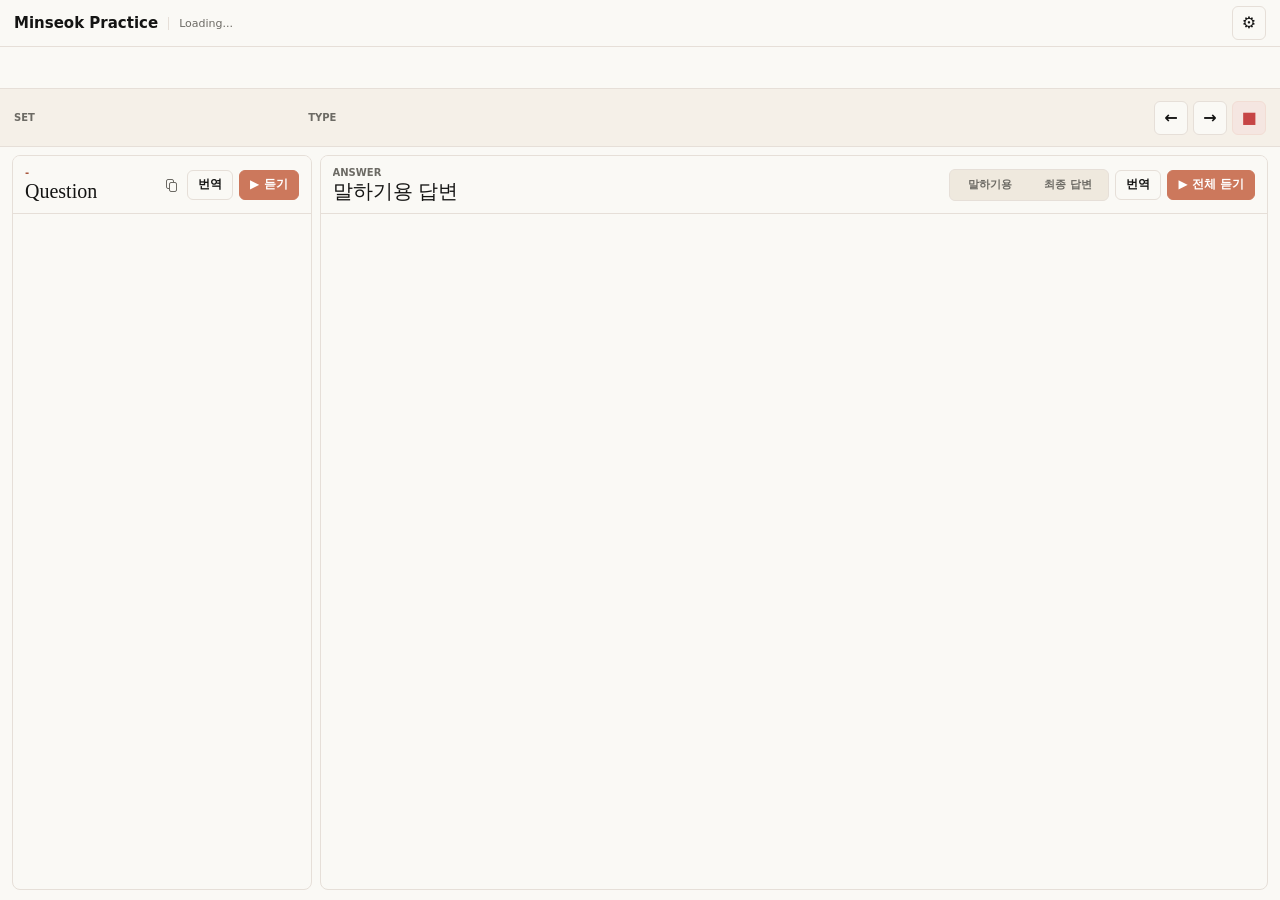
<file: opic_obsidian/study-viewer-minseok/index.html>
<!doctype html>
<html lang="ko">
  <head>
    <meta charset="utf-8" />
    <meta name="viewport" content="width=device-width, initial-scale=1, viewport-fit=cover" />
    <meta name="theme-color" content="#faf9f5" />
    <title>Minseok OPIc Practice</title>
    <link rel="canonical" href="./compact.html" />
    <meta http-equiv="refresh" content="0; url=./compact.html" />
  </head>
  <body>
    <p><a href="./compact.html">Minseok OPIc Practice 열기</a></p>
  </body>
</html>
</file>
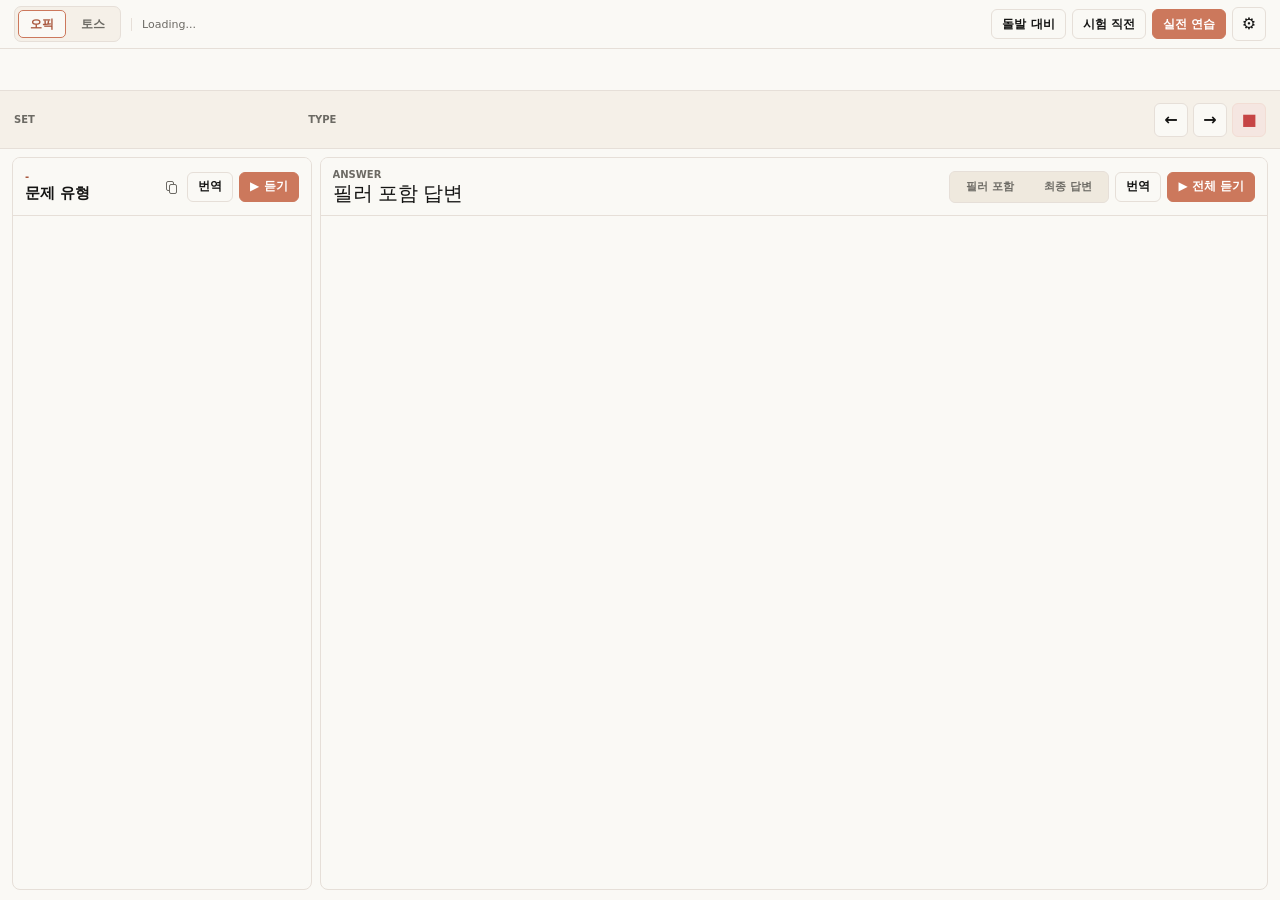
<file: opic_obsidian/study-viewer/index.html>
<!doctype html>
<html lang="ko">
  <head>
    <meta charset="utf-8" />
    <meta name="viewport" content="width=device-width, initial-scale=1, viewport-fit=cover" />
    <meta name="theme-color" content="#faf9f5" />
    <title>OPIc Practice</title>
    <link rel="canonical" href="./compact.html" />
    <meta http-equiv="refresh" content="0; url=./compact.html" />
  </head>
  <body>
    <p><a href="./compact.html">OPIc Practice 열기</a></p>
  </body>
</html>
</file>
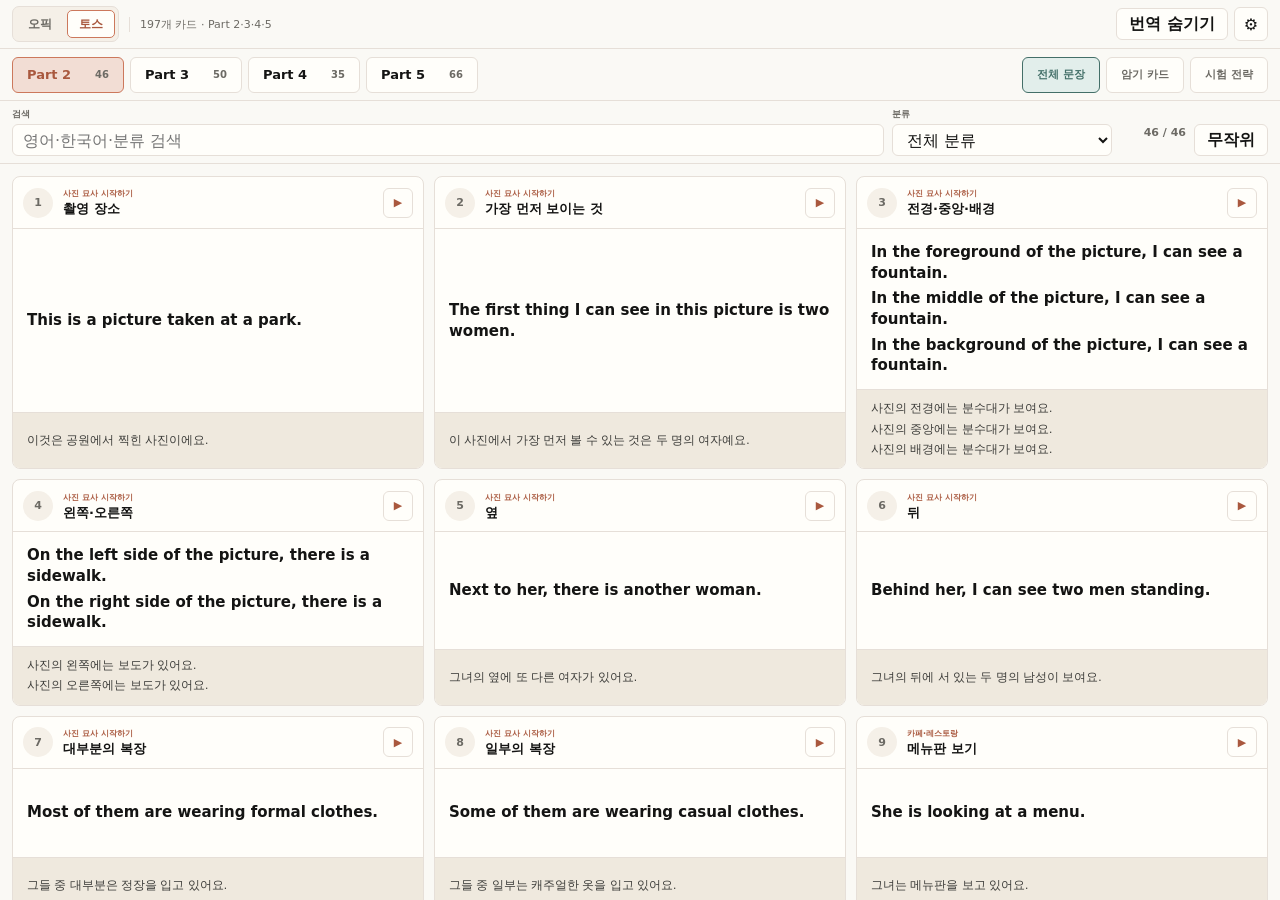
<file: opic_obsidian/study-viewer/toss/index.html>
<!doctype html>
<html lang="ko">
  <head>
    <meta charset="utf-8" />
    <meta name="viewport" content="width=device-width, initial-scale=1, viewport-fit=cover" />
    <meta name="theme-color" content="#faf9f5" />
    <meta name="mobile-web-app-capable" content="yes" />
    <meta name="apple-mobile-web-app-capable" content="yes" />
    <meta name="apple-mobile-web-app-status-bar-style" content="default" />
    <meta name="format-detection" content="telephone=no" />
    <title>TOEIC Speaking Practice</title>
    <link rel="manifest" href="../manifest.webmanifest" />
    <link rel="apple-touch-icon" sizes="180x180" href="../icons/apple-touch-icon.png" />
    <link rel="icon" type="image/png" sizes="192x192" href="../icons/icon-192.png" />
    <link rel="stylesheet" href="./styles.css" />
  </head>
  <body>
    <main class="toss-shell">
      <header class="app-header">
        <div class="header-primary">
          <nav class="exam-switch" aria-label="시험 선택">
            <a href="../compact.html" title="오픽 학습">오픽</a>
            <a class="is-active" href="./index.html" aria-current="page" title="토익스피킹 학습">토스</a>
          </nav>
          <p id="appStats" class="app-stats">불러오는 중...</p>
        </div>

        <div class="header-actions">
          <button id="toggleTranslationsBtn" class="secondary-button" type="button" aria-pressed="true">
            번역 숨기기
          </button>
          <button
            id="settingsToggleBtn"
            class="secondary-button icon-button"
            type="button"
            aria-label="음성 설정"
            aria-controls="settingsPanel"
            aria-expanded="false"
            title="음성 설정"
          >⚙</button>
        </div>

        <section id="settingsPanel" class="settings-panel" aria-label="음성 설정" hidden>
          <label class="setting-control">
            <span>속도 <output id="rateValue">0.90x</output></span>
            <input id="rateInput" type="range" min="0.6" max="1.3" step="0.05" value="0.9" />
          </label>
          <label class="setting-control">
            <span>음량 <output id="volumeValue">100%</output></span>
            <input id="volumeInput" type="range" min="0" max="1" step="0.05" value="1" />
          </label>
          <label class="setting-control setting-voice">
            <span>영어 음성</span>
            <select id="voiceSelect"></select>
          </label>
        </section>
      </header>

      <section id="studyNav" class="study-nav">
        <div id="partTabs" class="part-tabs" role="tablist" aria-label="토익스피킹 파트"></div>
        <div class="view-tabs" role="tablist" aria-label="학습 방식">
          <button type="button" role="tab" data-view="list" aria-selected="true">전체 문장</button>
          <button type="button" role="tab" data-view="memorize" aria-selected="false">암기 카드</button>
          <button id="referenceTabBtn" type="button" role="tab" data-view="reference" aria-selected="false">참고 표현</button>
          <button id="strategyTabBtn" type="button" role="tab" data-view="strategy" aria-selected="false">시험 전략</button>
        </div>
      </section>

      <section id="filterBar" class="filter-bar">
        <label class="search-field">
          <span>검색</span>
          <input id="searchInput" type="search" placeholder="영어·한국어·분류 검색" autocomplete="off" />
        </label>
        <label class="section-filter">
          <span>분류</span>
          <select id="sectionSelect"></select>
        </label>
        <p id="resultCount" class="result-count"></p>
        <button id="randomBtn" class="secondary-button" type="button">무작위</button>
      </section>

      <section class="content-area">
        <section id="listView" class="list-view" aria-live="polite">
          <div id="sentenceGrid" class="sentence-grid"></div>
          <p id="emptyState" class="empty-state" hidden>검색 결과가 없습니다.</p>
        </section>

        <section id="memorizeView" class="memorize-view" hidden>
          <article id="memoryCard" class="memory-card">
            <header class="memory-header">
              <div>
                <span id="memoryNumber" class="entry-number"></span>
                <strong id="memoryLabel"></strong>
              </div>
              <span id="memorySection" class="section-name"></span>
            </header>
            <div id="memoryEnglish" class="memory-english" role="button" tabindex="0" aria-label="영어 문장 듣기"></div>
            <div id="memoryKorean" class="memory-korean"></div>
            <footer class="memory-actions">
              <button id="previousBtn" class="secondary-button icon-step" type="button" aria-label="이전 문장" title="이전 문장">←</button>
              <button id="playMemoryBtn" class="primary-button" type="button">▶ 듣기</button>
              <button id="randomMemoryBtn" class="secondary-button" type="button">무작위</button>
              <button id="nextBtn" class="secondary-button icon-step" type="button" aria-label="다음 문장" title="다음 문장">→</button>
            </footer>
            <div class="memory-progress" aria-hidden="true"><i id="memoryProgress"></i></div>
            <p id="memoryPosition" class="memory-position"></p>
          </article>
        </section>

        <section id="referenceView" class="reference-view" hidden>
          <section id="questionFormulaGuide" class="question-formula-guide" hidden></section>
          <div id="referenceSets" class="reference-grid"></div>
          <article id="comparisonCard" class="comparison-card"></article>
        </section>

        <section id="strategyView" class="strategy-view" hidden>
          <nav class="strategy-section-nav" aria-label="시험 전략 구역">
            <div class="strategy-nav-groups">
              <div id="strategyGuideTabs" class="strategy-guide-tabs" role="tablist" aria-label="전략 자료"></div>
              <div id="strategyTabs" class="strategy-tabs" role="tablist" aria-label="전략 세부 구역"></div>
            </div>
          </nav>
          <article id="strategyContent" class="strategy-content" aria-live="polite"></article>
        </section>
      </section>
    </main>

    <div id="statusToast" class="status-toast" role="status" aria-live="polite" hidden></div>

    <script>
      (() => {
        const requestedVersion = new URLSearchParams(window.location.search).get("v");
        const assetVersion =
          window.location.protocol === "file:" ? "" : requestedVersion || String(Date.now());
        const suffix = assetVersion ? `?v=${encodeURIComponent(assetVersion)}` : "";
        const dataScript = document.createElement("script");
        dataScript.src = `./data.js${suffix}`;
        dataScript.addEventListener("load", () => {
          const appScript = document.createElement("script");
          appScript.src = `./app.js${suffix}`;
          document.body.append(appScript);
        }, { once: true });
        document.body.append(dataScript);
      })();
    </script>
  </body>
</html>
</file>
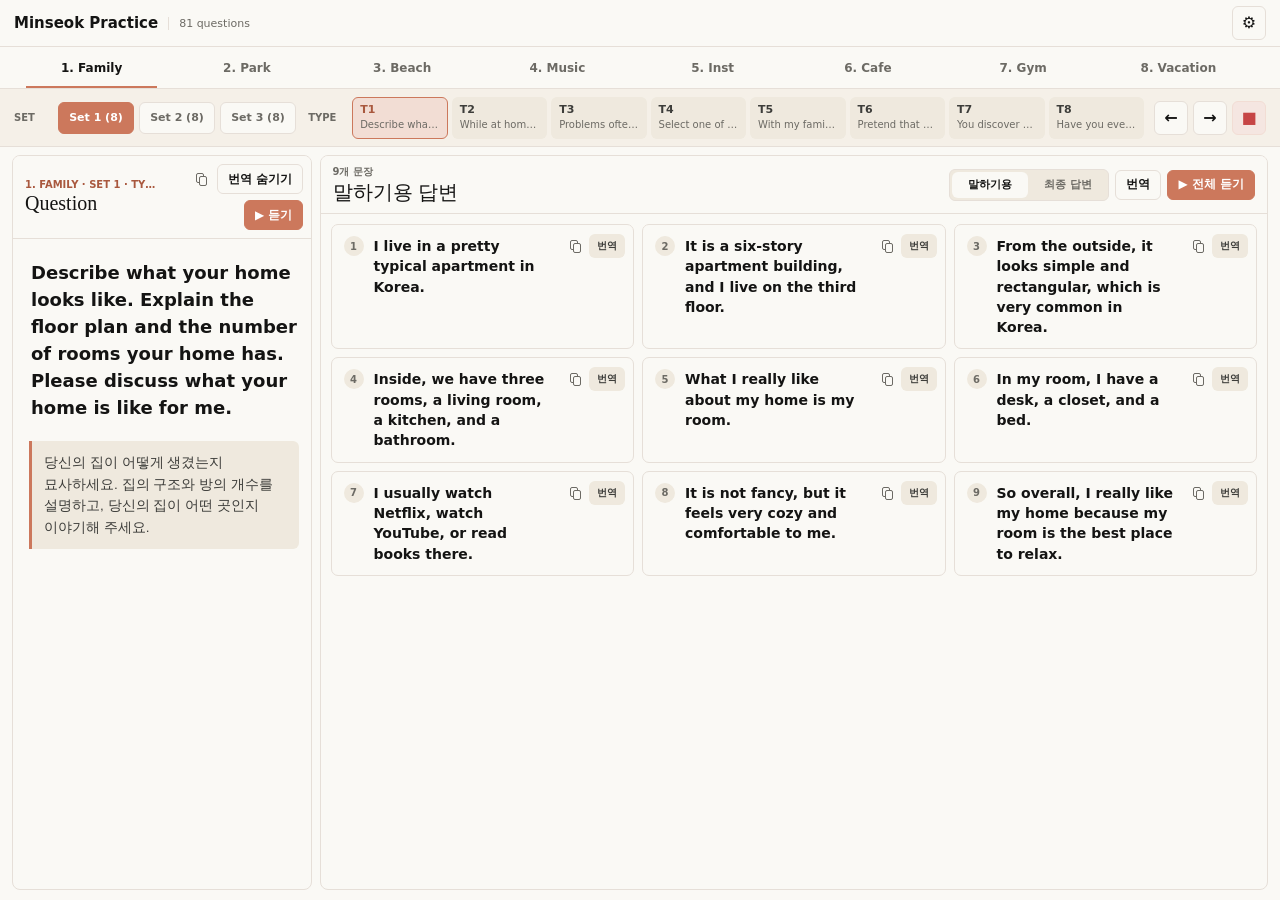
<file: opic_obsidian/study-viewer-minseok/compact.html>
<!doctype html>
<html lang="ko">
  <head>
    <meta charset="utf-8" />
    <meta name="viewport" content="width=device-width, initial-scale=1, viewport-fit=cover" />
    <meta name="theme-color" content="#faf9f5" />
    <meta name="mobile-web-app-capable" content="yes" />
    <meta name="apple-mobile-web-app-capable" content="yes" />
    <meta name="apple-mobile-web-app-status-bar-style" content="default" />
    <meta name="apple-mobile-web-app-title" content="Minseok OPIc" />
    <meta name="format-detection" content="telephone=no" />
    <title>Minseok OPIc Practice</title>
    <link rel="manifest" href="./manifest.webmanifest" />
    <link rel="apple-touch-icon" sizes="180x180" href="./icons/apple-touch-icon.png" />
    <link rel="icon" type="image/png" sizes="192x192" href="./icons/icon-192.png" />
    <link rel="stylesheet" href="./compact-styles.css" />
  </head>
  <body>
    <main class="compact-shell">
      <header class="app-header">
        <div class="brand">
          <h1>Minseok Practice</h1>
          <p id="statsText">Loading...</p>
        </div>

        <button
          id="settingsToggleBtn"
          class="secondary-button icon-button settings-toggle"
          type="button"
          aria-label="음성 설정"
          aria-controls="settingsPanel"
          aria-expanded="false"
          title="음성 설정"
        >⚙</button>

        <div id="settingsPanel" class="study-controls settings-panel" aria-label="읽기 설정" hidden>
          <label class="control control-rate">
            <span>속도 <output id="rateValue">0.90x</output></span>
            <input id="rateInput" type="range" min="0.6" max="1.3" step="0.05" value="0.9" />
          </label>

          <label class="control control-volume">
            <span>음량 <output id="volumeValue">100%</output></span>
            <input id="volumeInput" type="range" min="0" max="1" step="0.05" value="1" />
          </label>

          <label class="control">
            <span>반복</span>
            <select id="repeatSelect">
              <option value="1">1회</option>
              <option value="2">2회</option>
              <option value="3">3회</option>
            </select>
          </label>

          <label class="control control-voice">
            <span>영어 음성</span>
            <select id="voiceSelect"></select>
          </label>

          <button id="updateDataBtn" class="secondary-button update-data-button" type="button">업데이트</button>
        </div>
      </header>

      <nav class="file-nav" aria-label="스크립트 파일">
        <div id="fileTabs" class="topic-tabs" aria-label="주제"></div>
        <div id="versionTabs" class="version-tabs" aria-label="버전"></div>
      </nav>

      <section class="entry-nav" aria-label="문제 이동">
        <div class="set-row">
          <span class="nav-label">Set</span>
          <div id="setTabs" class="set-tabs"></div>
        </div>
        <div class="type-row">
          <span class="nav-label">Type</span>
          <div id="typeGrid" class="type-grid"></div>
        </div>
        <div class="step-actions">
          <button id="prevBtn" class="secondary-button icon-button" type="button" aria-label="이전 문제" title="이전 문제">←</button>
          <button id="nextBtn" class="secondary-button icon-button" type="button" aria-label="다음 문제" title="다음 문제">→</button>
          <button id="stopBtn" class="danger-button icon-button" type="button" aria-label="음성 정지" title="음성 정지">■</button>
        </div>
      </section>

      <section class="study-grid">
        <section class="question-pane">
          <div class="pane-heading">
            <div>
              <p id="entryMeta" class="eyebrow">-</p>
              <h2>Question</h2>
            </div>
            <div class="question-actions">
              <button id="copyQuestionBtn" class="secondary-button copy-icon-button" type="button" aria-label="문제와 위치 복사" title="문제와 위치 복사"></button>
              <button id="toggleQuestionTranslationBtn" class="secondary-button" type="button">번역</button>
              <button id="playQuestionBtn" class="primary-button" type="button">▶ 듣기</button>
            </div>
          </div>
          <button id="questionFullButton" class="question-card" type="button"></button>
          <p id="questionTranslationText" class="question-translation-text" hidden></p>
        </section>

        <section class="answer-pane">
          <div class="pane-heading">
            <div>
              <p id="answerMeta" class="eyebrow">Answer</p>
              <h2 id="answerTitle">말하기용 답변</h2>
            </div>
            <div class="answer-actions">
              <div class="mode-switch" role="tablist" aria-label="답변 보기">
                <button type="button" class="mode-button" data-mode="speaking">말하기용</button>
                <button type="button" class="mode-button" data-mode="final">최종 답변</button>
              </div>
              <button id="toggleTranslationsBtn" class="secondary-button" type="button">번역</button>
              <button id="playAnswerBtn" class="primary-button" type="button">▶ 전체 듣기</button>
            </div>
          </div>
          <div id="answerLines" class="sentence-list answer-list"></div>
        </section>
      </section>

      <footer class="status-bar" aria-live="polite" hidden>
        <span id="statusText">Ready</span>
      </footer>
    </main>

    <script>
      (() => {
        const requestedVersion = new URLSearchParams(window.location.search).get("v");
        const assetVersion =
          window.location.protocol === "file:" ? "" : requestedVersion || String(Date.now());
        const suffix = assetVersion ? `?v=${encodeURIComponent(assetVersion)}` : "";
        const dataScript = document.createElement("script");

        const loadApp = () => {
          const appScript = document.createElement("script");
          appScript.src = `./compact-app.js${suffix}`;
          document.body.append(appScript);
        };

        dataScript.src = `./data.js${suffix}`;
        dataScript.addEventListener("load", loadApp, { once: true });
        dataScript.addEventListener("error", loadApp, { once: true });
        document.body.append(dataScript);
      })();
    </script>
  </body>
</html>
</file>
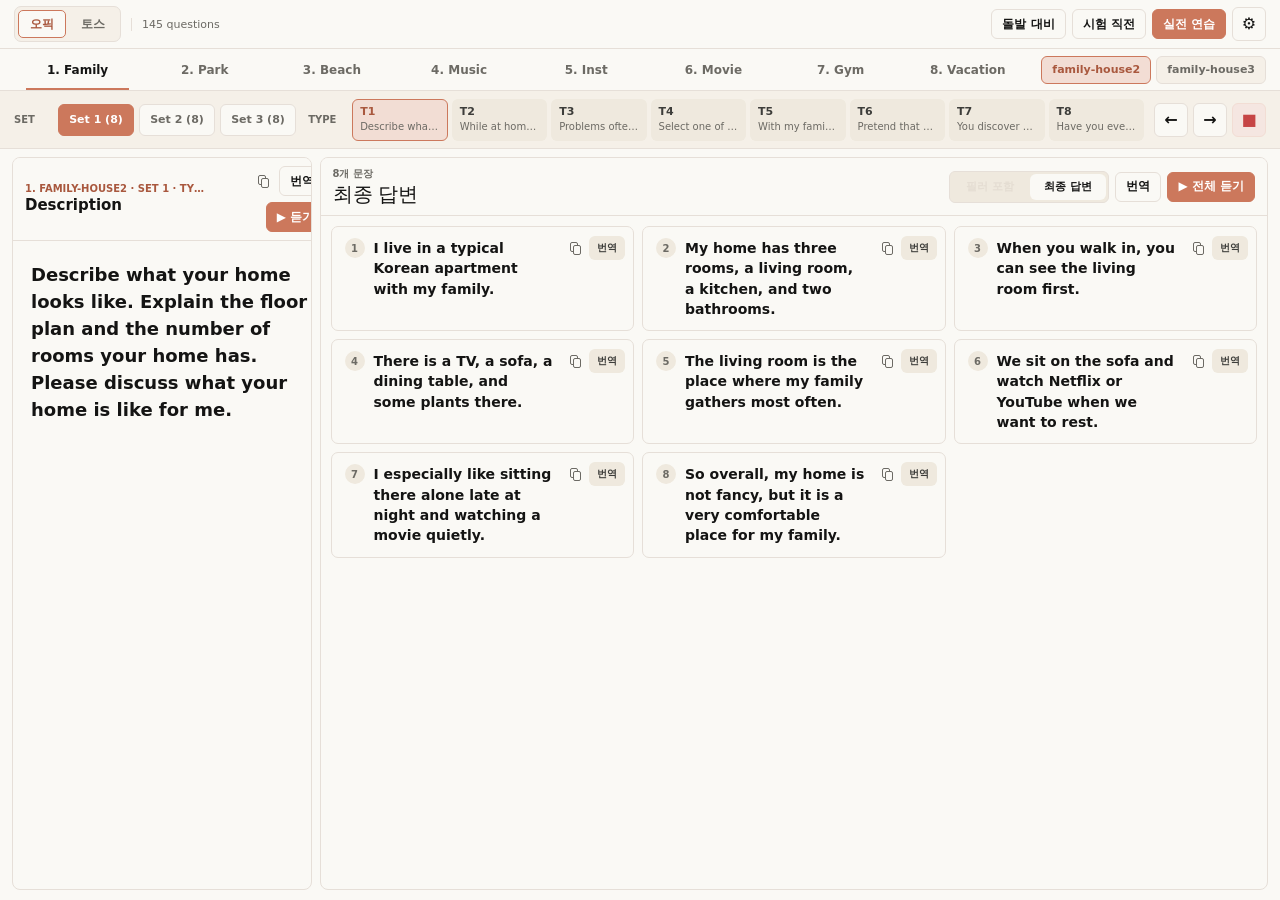
<file: opic_obsidian/study-viewer/compact.html>
<!doctype html>
<html lang="ko">
  <head>
    <meta charset="utf-8" />
    <meta name="viewport" content="width=device-width, initial-scale=1, viewport-fit=cover" />
    <meta name="theme-color" content="#faf9f5" />
    <meta name="mobile-web-app-capable" content="yes" />
    <meta name="apple-mobile-web-app-capable" content="yes" />
    <meta name="apple-mobile-web-app-status-bar-style" content="default" />
    <meta name="apple-mobile-web-app-title" content="OPIc Practice" />
    <meta name="format-detection" content="telephone=no" />
    <title>OPIc Practice</title>
    <link rel="manifest" href="./manifest.webmanifest" />
    <link rel="apple-touch-icon" sizes="180x180" href="./icons/apple-touch-icon.png" />
    <link rel="icon" type="image/png" sizes="192x192" href="./icons/icon-192.png" />
    <link rel="stylesheet" href="./compact-styles.css" />
  </head>
  <body>
    <main class="compact-shell">
      <header class="app-header">
        <div class="brand">
          <h1 class="sr-only">OPIc Practice</h1>
          <nav class="exam-switch" aria-label="시험 선택">
            <a class="is-active" href="./compact.html" aria-current="page" title="오픽 학습">오픽</a>
            <a href="./toss/index.html" title="토익스피킹 학습">토스</a>
          </nav>
          <p id="statsText">Loading...</p>
        </div>

        <div class="header-actions">
          <a class="secondary-button review-launch-button" href="./surprise.html">돌발 대비</a>
          <a class="secondary-button review-launch-button" href="./review.html">시험 직전</a>
          <button id="practiceLaunchBtn" class="primary-button practice-launch-button" type="button">
            실전 연습
          </button>
          <button
            id="settingsToggleBtn"
            class="secondary-button icon-button settings-toggle"
            type="button"
            aria-label="음성 설정"
            aria-controls="settingsPanel"
            aria-expanded="false"
            title="음성 설정"
          >⚙</button>
        </div>

        <div id="settingsPanel" class="study-controls settings-panel" aria-label="읽기 설정" hidden>
          <label class="control control-rate">
            <span>속도 <output id="rateValue">0.90x</output></span>
            <input id="rateInput" type="range" min="0.6" max="1.3" step="0.05" value="0.9" />
          </label>

          <label class="control control-volume">
            <span>음량 <output id="volumeValue">100%</output></span>
            <input id="volumeInput" type="range" min="0" max="1" step="0.05" value="1" />
          </label>

          <label class="control">
            <span>반복</span>
            <select id="repeatSelect">
              <option value="1">1회</option>
              <option value="2">2회</option>
              <option value="3">3회</option>
            </select>
          </label>

          <label class="control control-voice">
            <span>영어 음성</span>
            <select id="voiceSelect"></select>
          </label>

          <button id="updateDataBtn" class="secondary-button update-data-button" type="button">업데이트</button>
        </div>
      </header>

      <nav class="file-nav" aria-label="스크립트 파일">
        <div id="fileTabs" class="topic-tabs" aria-label="주제"></div>
        <div id="versionTabs" class="version-tabs" aria-label="버전"></div>
      </nav>

      <section class="entry-nav" aria-label="문제 이동">
        <div class="set-row">
          <span class="nav-label">Set</span>
          <div id="setTabs" class="set-tabs"></div>
        </div>
        <div class="type-row">
          <span class="nav-label">Type</span>
          <div id="typeGrid" class="type-grid"></div>
        </div>
        <div class="step-actions">
          <button id="prevBtn" class="secondary-button icon-button" type="button" aria-label="이전 문제" title="이전 문제">←</button>
          <button id="nextBtn" class="secondary-button icon-button" type="button" aria-label="다음 문제" title="다음 문제">→</button>
          <button id="stopBtn" class="danger-button icon-button" type="button" aria-label="음성 정지" title="음성 정지">■</button>
        </div>
      </section>

      <section class="study-grid">
        <section class="question-pane">
          <div class="pane-heading">
            <div>
              <p id="entryMeta" class="eyebrow">-</p>
              <div class="category-label-wrap">
                <h2
                  id="questionCategory"
                  class="question-category"
                  tabindex="0"
                  aria-describedby="categoryTooltip"
                >문제 유형</h2>
                <span id="questionRpBadge" class="question-rp-badge" hidden></span>
                <div id="categoryTooltip" class="category-tooltip" role="tooltip">
                  <div class="category-tooltip-heading">
                    <strong id="categoryTooltipTitle">문제 유형</strong>
                    <span id="categoryTooltipRp" class="category-rp-badge" hidden></span>
                  </div>
                  <p id="categoryTooltipSummary" class="category-tooltip-summary"></p>
                  <div class="category-tooltip-overview">
                    <div>
                      <span class="category-tooltip-label">질문 신호</span>
                      <p id="categoryTooltipSignals"></p>
                    </div>
                    <div>
                      <span class="category-tooltip-label">답변 흐름</span>
                      <p id="categoryTooltipFlow"></p>
                    </div>
                  </div>
                  <div class="category-tooltip-section">
                    <span class="category-tooltip-label">전략</span>
                    <ol id="categoryTooltipStrategy"></ol>
                  </div>
                  <div class="category-tooltip-section category-tooltip-cautions">
                    <span class="category-tooltip-label">주의</span>
                    <ul id="categoryTooltipCautions"></ul>
                  </div>
                  <p class="category-tooltip-common">
                    공통 · 유형 판별 → MP 하나 → 감정·이유 → 관련 디테일 → 복귀/결론
                  </p>
                </div>
              </div>
            </div>
            <div class="question-actions">
              <button id="copyQuestionBtn" class="secondary-button copy-icon-button" type="button" aria-label="문제와 위치 복사" title="문제와 위치 복사"></button>
              <button id="toggleQuestionTranslationBtn" class="secondary-button" type="button">번역</button>
              <button id="playQuestionBtn" class="primary-button" type="button">▶ 듣기</button>
            </div>
          </div>
          <button id="questionFullButton" class="question-card" type="button"></button>
          <p id="questionTranslationText" class="question-translation-text" hidden></p>
        </section>

        <section class="answer-pane">
          <div class="pane-heading">
            <div>
              <p id="answerMeta" class="eyebrow">Answer</p>
              <h2 id="answerTitle">필러 포함 답변</h2>
            </div>
            <div class="answer-actions">
              <div class="mode-switch" role="tablist" aria-label="답변 보기">
                <button type="button" class="mode-button" data-mode="filler">필러 포함</button>
                <button type="button" class="mode-button" data-mode="final">최종 답변</button>
              </div>
              <button id="toggleTranslationsBtn" class="secondary-button" type="button">번역</button>
              <button id="playAnswerBtn" class="primary-button" type="button">▶ 전체 듣기</button>
            </div>
          </div>
          <div id="answerLines" class="sentence-list answer-list"></div>
        </section>
      </section>

      <footer class="status-bar" aria-live="polite" hidden>
        <span id="statusText">Ready</span>
      </footer>

      <section
        id="practiceOverlay"
        class="practice-overlay"
        role="dialog"
        aria-modal="true"
        aria-labelledby="practiceTitle"
        hidden
      >
        <header class="practice-header">
          <div class="practice-heading">
            <p id="practiceMeta" class="practice-meta">-</p>
            <h2 id="practiceTitle">실전 연습</h2>
          </div>
          <button
            id="practiceExitBtn"
            class="secondary-button icon-button practice-exit-button"
            type="button"
            aria-label="실전 연습 닫기"
            title="실전 연습 닫기"
          >×</button>
        </header>

        <section id="practiceRunView" class="practice-run-view">
          <div id="practiceSetupView" class="practice-setup-view">
            <div class="practice-setup-inner">
              <p class="practice-phase-label">연습 방식</p>
              <h3>실전 연습 시작</h3>

              <div class="practice-kind-switch" role="group" aria-label="실전 연습 방식">
                <button class="practice-kind-button" type="button" data-practice-kind="random" aria-pressed="true">
                  랜덤 실전
                </button>
                <button class="practice-kind-button" type="button" data-practice-kind="selected" aria-pressed="false">
                  선택 연습
                </button>
                <button class="practice-kind-button" type="button" data-practice-kind="exam" aria-pressed="false">
                  시험 순서
                </button>
              </div>

              <section id="practiceRandomPanel" class="practice-setup-panel">
                <p id="practiceRandomSummary" class="practice-setup-summary">전체 문제 · 시간 제한 없음</p>
              </section>

              <section id="practiceSelectedPanel" class="practice-setup-panel" hidden>
                <p id="practiceSelectedMeta" class="practice-selected-meta">-</p>
                <p id="practiceSelectedQuestion" class="practice-selected-question"></p>
              </section>

              <section id="practiceExamPanel" class="practice-setup-panel practice-exam-panel" hidden>
                <p id="practiceExamSummary" class="practice-setup-summary">4개 Combo · 12문제 · 돌발 제외</p>
                <div id="practiceExamPlan" class="practice-exam-plan"></div>
              </section>

              <fieldset id="practiceDurationFieldset" class="practice-duration-fieldset" hidden>
                <legend>문제당 답변 시간</legend>
                <div class="practice-duration-presets">
                  <button type="button" data-practice-duration="30">30초</button>
                  <button type="button" data-practice-duration="45">45초</button>
                  <button type="button" data-practice-duration="60">60초</button>
                  <button type="button" data-practice-duration="90">90초</button>
                </div>
                <label class="practice-duration-custom">
                  <span>직접 입력</span>
                  <input id="practiceDurationInput" type="number" min="10" max="300" step="5" inputmode="numeric" value="60" />
                  <span>초</span>
                </label>
              </fieldset>

              <button id="practiceSetupStartBtn" class="primary-button practice-main-button" type="button">
                랜덤 문제 시작
              </button>
            </div>
          </div>

          <div id="practiceSessionView" class="practice-run-inner" hidden>
            <p id="practicePhaseLabel" class="practice-phase-label">준비</p>
            <div class="practice-listen-progress" aria-label="문제 청취 횟수">
              <span class="practice-listen-step" data-practice-listen="1">1</span>
              <span class="practice-listen-line" aria-hidden="true"></span>
              <span class="practice-listen-step" data-practice-listen="2">2</span>
            </div>
            <h3 id="practiceMessage" aria-live="polite">문제를 들어보세요.</h3>
            <div id="practiceTimer" class="practice-timer" hidden>
              <span class="practice-live-dot" aria-hidden="true"></span>
              <time id="practiceTimerValue" datetime="PT0S">00:00</time>
            </div>
            <div class="practice-run-actions">
              <button id="practiceListenBtn" class="primary-button practice-main-button" type="button">
                ▶ 문제 듣기 1/2
              </button>
              <button id="practiceAnswerStartBtn" class="secondary-button practice-main-button" type="button" hidden>
                답변 시작
              </button>
              <button id="practiceFinishBtn" class="primary-button practice-main-button" type="button" hidden>
                답변 완료
              </button>
            </div>
          </div>
        </section>

        <section id="practiceReviewView" class="practice-review-view" hidden>
          <header class="practice-review-header">
            <div>
              <p class="practice-phase-label">답변 완료</p>
              <h3><span id="practiceResultTime">00:00</span><small id="practiceAttemptText">1회차</small></h3>
            </div>
            <div class="practice-review-actions">
              <button id="practiceRetryBtn" class="secondary-button" type="button">다시 연습</button>
              <button id="practiceReturnBtn" class="secondary-button" type="button">공부 화면</button>
              <button id="practiceNextBtn" class="primary-button" type="button">다음 문제</button>
            </div>
          </header>

          <div class="practice-review-grid">
            <aside class="practice-review-context">
              <section class="practice-review-section practice-category-section">
                <p class="practice-review-label">유형</p>
                <h4 id="practiceCategory">-</h4>
                <p id="practiceFlow" class="practice-flow"></p>
              </section>

              <section class="practice-review-section">
                <p class="practice-review-label">문제</p>
                <p id="practiceQuestion" class="practice-question"></p>
                <p id="practiceQuestionTranslation" class="practice-question-translation"></p>
              </section>

              <section class="practice-review-section">
                <p class="practice-review-label">MP</p>
                <div id="practiceMainPoints" class="practice-main-points"></div>
              </section>

              <fieldset id="practiceChecklist" class="practice-checklist">
                <legend>자가 점검</legend>
                <label><input type="checkbox" data-practice-check="mainPoint" /> 핵심 문장을 포함했다</label>
                <label><input type="checkbox" data-practice-check="directAnswer" /> 질문에 바로 답했다</label>
                <label><input type="checkbox" data-practice-check="structure" /> 유형별 답변 흐름을 지켰다</label>
                <label><input type="checkbox" data-practice-check="fluent" /> 긴 멈춤 없이 끝까지 말했다</label>
              </fieldset>
            </aside>

            <section class="practice-review-answer">
              <div class="practice-answer-heading">
                <p class="practice-review-label">확인</p>
                <h3>최종 답변</h3>
              </div>
              <div id="practiceAnswerLines" class="practice-answer-list"></div>
            </section>
          </div>
        </section>
      </section>
    </main>

    <script>
      (() => {
        const requestedVersion = new URLSearchParams(window.location.search).get("v");
        const assetVersion =
          window.location.protocol === "file:" ? "" : requestedVersion || String(Date.now());
        const suffix = assetVersion ? `?v=${encodeURIComponent(assetVersion)}` : "";
        const dataScript = document.createElement("script");

        const loadApp = () => {
          const appScript = document.createElement("script");
          appScript.src = `./compact-app.js${suffix}`;
          document.body.append(appScript);
        };

        dataScript.src = `./data.js${suffix}`;
        dataScript.addEventListener("load", loadApp, { once: true });
        dataScript.addEventListener("error", loadApp, { once: true });
        document.body.append(dataScript);
      })();
    </script>
  </body>
</html>
</file>
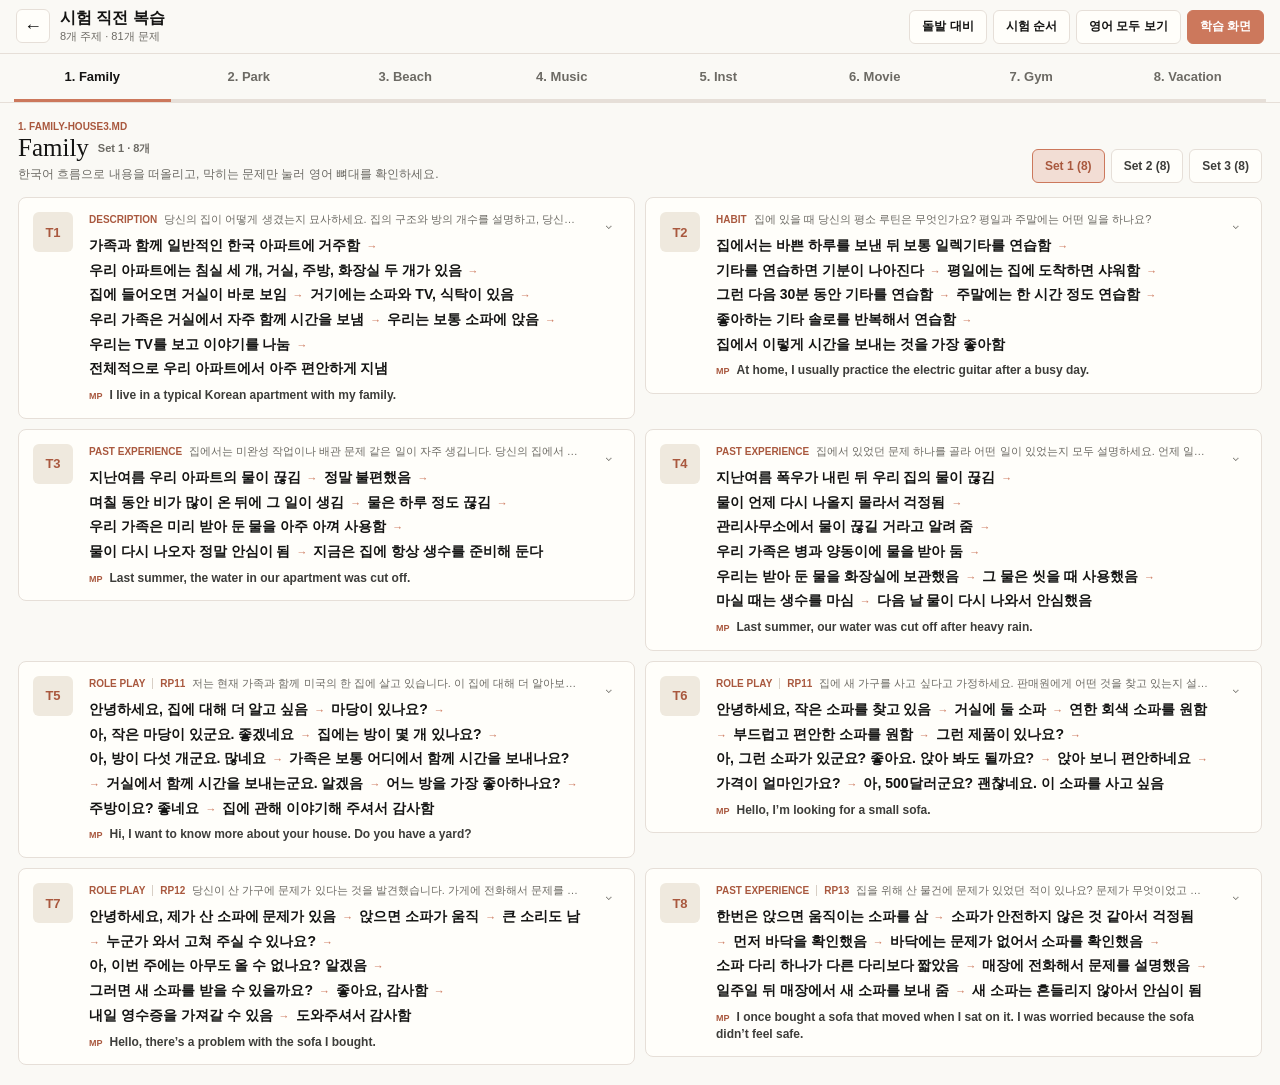
<file: opic_obsidian/study-viewer/review.html>
<!doctype html>
<html lang="ko">
  <head>
    <meta charset="utf-8" />
    <meta name="viewport" content="width=device-width, initial-scale=1, viewport-fit=cover" />
    <meta name="theme-color" content="#faf9f5" />
    <meta name="mobile-web-app-capable" content="yes" />
    <meta name="apple-mobile-web-app-capable" content="yes" />
    <meta name="apple-mobile-web-app-status-bar-style" content="default" />
    <meta name="format-detection" content="telephone=no" />
    <title>시험 직전 복습 | OPIc Practice</title>
    <link rel="manifest" href="./manifest.webmanifest" />
    <link rel="apple-touch-icon" sizes="180x180" href="./icons/apple-touch-icon.png" />
    <link rel="icon" type="image/png" sizes="192x192" href="./icons/icon-192.png" />
    <link rel="stylesheet" href="./review-styles.css" />
  </head>
  <body>
    <main class="review-shell">
      <header class="review-header">
        <div class="review-brand">
          <a class="icon-link" href="./compact.html" aria-label="학습 화면으로 돌아가기" title="학습 화면">←</a>
          <div>
            <h1>시험 직전 복습</h1>
            <p id="reviewStats">불러오는 중...</p>
          </div>
        </div>
        <div class="header-actions">
          <a class="secondary-button surprise-link" href="./surprise.html">돌발 대비</a>
          <button id="toggleViewBtn" class="secondary-button" type="button" aria-pressed="false">
            시험 순서
          </button>
          <button id="toggleEnglishBtn" class="secondary-button" type="button" aria-pressed="false">
            영어 모두 보기
          </button>
          <a class="primary-link" href="./compact.html">학습 화면</a>
        </div>
      </header>

      <nav id="topicNav" class="topic-nav" aria-label="복습 주제">
        <div id="topicTabs" class="topic-tabs"></div>
      </nav>

      <section class="review-toolbar">
        <div class="review-heading">
          <p id="sourceName" class="eyebrow">-</p>
          <div class="title-row">
            <h2 id="topicTitle">주제</h2>
            <span id="entryCount" class="entry-count"></span>
          </div>
          <p id="reviewHint" class="review-hint">한국어 흐름으로 내용을 떠올리고, 막히는 문제만 눌러 영어 뼈대를 확인하세요.</p>
        </div>
        <div id="setTabs" class="set-tabs" aria-label="세트"></div>
      </section>

      <section id="examControls" class="exam-controls" hidden>
        <div>
          <p class="eyebrow">Q2–Q13 · 돌발 제외</p>
          <p class="exam-summary">4개 Combo · 12문제 · T9·T10 제외</p>
        </div>
        <div class="exam-actions">
          <button id="randomizeExamBtn" class="secondary-button" type="button">주제 섞기</button>
          <a id="startExamPracticeLink" class="primary-link" href="./compact.html?practice=exam">이 순서로 연습</a>
        </div>
      </section>

      <section id="reviewList" class="review-list" aria-live="polite"></section>
    </main>

    <script>
      (() => {
        const requestedVersion = new URLSearchParams(window.location.search).get("v");
        const assetVersion =
          window.location.protocol === "file:" ? "" : requestedVersion || String(Date.now());
        const suffix = assetVersion ? `?v=${encodeURIComponent(assetVersion)}` : "";
        const dataScript = document.createElement("script");

        const loadApp = () => {
          const appScript = document.createElement("script");
          appScript.src = `./review-app.js${suffix}`;
          document.body.append(appScript);
        };

        dataScript.src = `./data.js${suffix}`;
        dataScript.addEventListener("load", loadApp, { once: true });
        dataScript.addEventListener("error", loadApp, { once: true });
        document.body.append(dataScript);
      })();
    </script>
  </body>
</html>
</file>
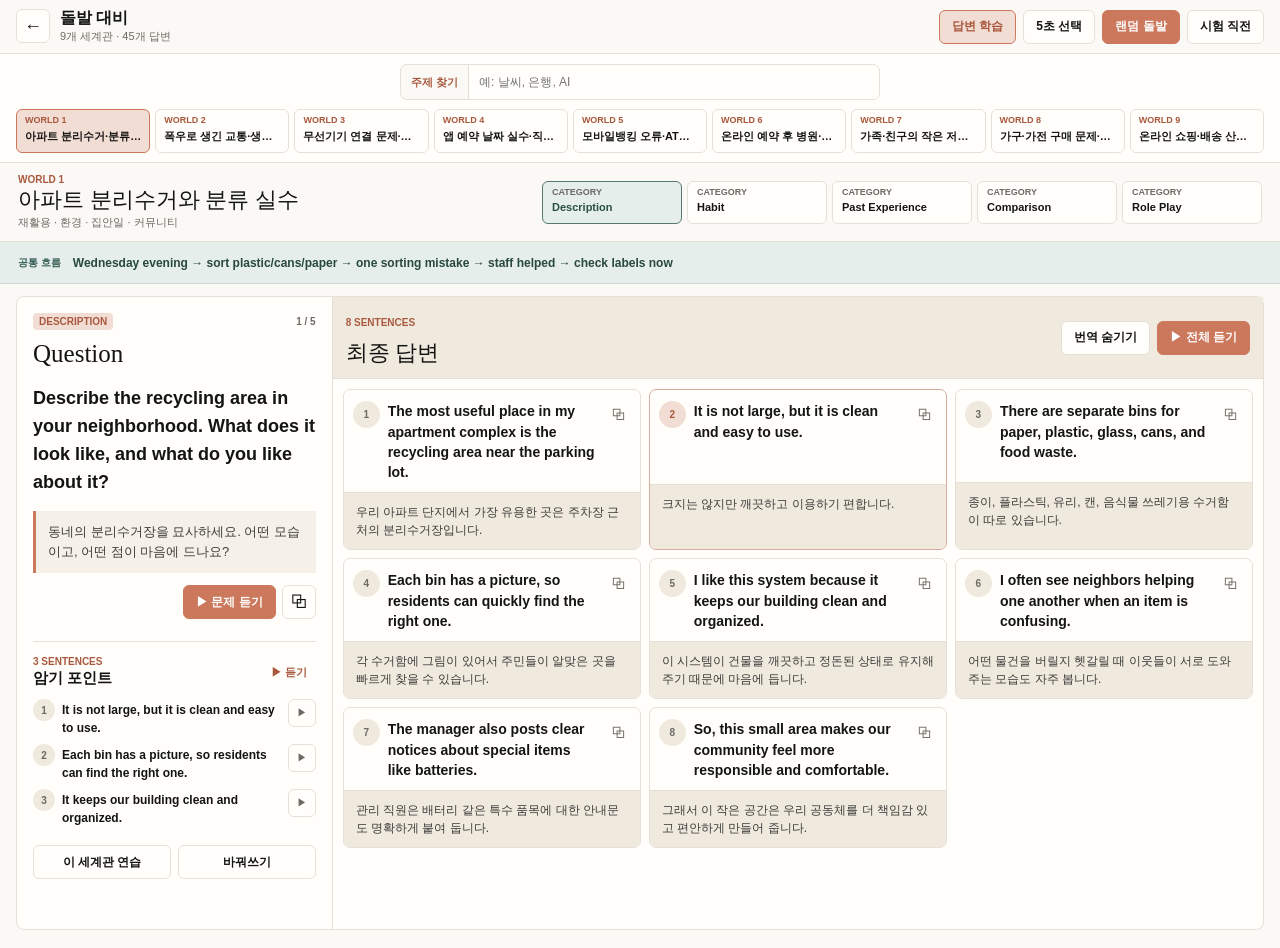
<file: opic_obsidian/study-viewer/surprise.html>
<!doctype html>
<html lang="ko">
  <head>
    <meta charset="utf-8" />
    <meta name="viewport" content="width=device-width, initial-scale=1, viewport-fit=cover" />
    <meta name="theme-color" content="#faf9f5" />
    <meta name="mobile-web-app-capable" content="yes" />
    <meta name="apple-mobile-web-app-capable" content="yes" />
    <meta name="apple-mobile-web-app-status-bar-style" content="default" />
    <meta name="format-detection" content="telephone=no" />
    <title>돌발 대비 | OPIc Practice</title>
    <link rel="manifest" href="./manifest.webmanifest" />
    <link rel="apple-touch-icon" sizes="180x180" href="./icons/apple-touch-icon.png" />
    <link rel="icon" type="image/png" sizes="192x192" href="./icons/icon-192.png" />
    <link rel="stylesheet" href="./surprise-styles.css" />
  </head>
  <body>
    <main class="surprise-shell">
      <header class="app-header">
        <div class="app-brand">
          <a class="icon-button" href="./compact.html" aria-label="학습 화면으로 돌아가기" title="학습 화면">←</a>
          <div>
            <h1>돌발 대비</h1>
            <p id="appStats">불러오는 중...</p>
          </div>
        </div>
        <nav class="header-actions" aria-label="화면 전환">
          <button class="mode-button" type="button" data-view-mode="study" aria-pressed="true">답변 학습</button>
          <button class="mode-button" type="button" data-view-mode="drill" aria-pressed="false">5초 선택</button>
          <button id="randomPracticeBtn" class="primary-button" type="button">랜덤 돌발</button>
          <a class="header-link" href="./review.html">시험 직전</a>
        </nav>
      </header>

      <section id="studyView" class="study-view">
        <section class="world-band" aria-label="돌발 세계관 선택">
          <div class="search-area">
            <label class="topic-search">
              <span>주제 찾기</span>
              <input id="topicSearchInput" type="search" placeholder="예: 날씨, 은행, AI" autocomplete="off" />
            </label>
            <div id="topicSearchResults" class="topic-search-results" hidden></div>
          </div>
          <div id="worldTabs" class="world-tabs" role="tablist" aria-label="9개 공통 세계관"></div>
        </section>

        <section class="study-toolbar">
          <div class="world-heading">
            <p id="worldNumber" class="eyebrow">WORLD 1</p>
            <h2 id="worldTitle">세계관</h2>
            <p id="worldTopics" class="world-topics"></p>
          </div>
          <div id="categoryTabs" class="category-tabs" role="tablist" aria-label="답변 카테고리"></div>
        </section>

        <section class="memory-strip">
          <span>공통 흐름</span>
          <p id="worldFlow"></p>
        </section>

        <section class="answer-workspace">
          <aside class="question-pane">
            <div class="question-meta">
              <span id="entryCategory" class="category-badge">Description</span>
              <span id="entryPosition">1 / 5</span>
            </div>
            <h2>Question</h2>
            <p id="questionEnglish" class="question-english"></p>
            <p id="questionKorean" class="question-korean"></p>
            <div class="question-actions">
              <button id="playQuestionBtn" class="primary-button" type="button">▶ 문제 듣기</button>
              <button id="copyQuestionBtn" class="icon-button" type="button" aria-label="문제 정보 복사" title="문제 정보 복사">⧉</button>
            </div>

            <section class="memory-points" aria-labelledby="memoryTitle">
              <div class="section-heading">
                <div>
                  <p class="eyebrow">3 SENTENCES</p>
                  <h3 id="memoryTitle">암기 포인트</h3>
                </div>
                <button id="playMemoryBtn" class="text-button" type="button">▶ 듣기</button>
              </div>
              <ol id="memoryPointList"></ol>
            </section>

            <div class="question-footer-actions">
              <button id="worldPracticeBtn" class="secondary-button" type="button">이 세계관 연습</button>
              <button id="toggleReplacementBtn" class="secondary-button" type="button" aria-expanded="false">바꿔쓰기</button>
            </div>
          </aside>

          <section class="answer-pane">
            <header class="answer-header">
              <div>
                <p id="answerCount" class="eyebrow">8 SENTENCES</p>
                <h2>최종 답변</h2>
              </div>
              <div class="answer-actions">
                <button id="toggleTranslationsBtn" class="secondary-button" type="button" aria-pressed="true">번역 숨기기</button>
                <button id="playAnswerBtn" class="primary-button" type="button">▶ 전체 듣기</button>
              </div>
            </header>
            <div id="answerLines" class="answer-lines"></div>
          </section>
        </section>

        <section id="replacementPanel" class="replacement-panel" hidden>
          <header>
            <div>
              <p class="eyebrow">ADAPT</p>
              <h2>주제에 맞게 바꾸기</h2>
            </div>
            <button id="closeReplacementBtn" class="icon-button" type="button" aria-label="바꿔쓰기 닫기">×</button>
          </header>
          <div class="replacement-grid">
            <section>
              <h3>이 답변에서 교체</h3>
              <div id="replacementList" class="replacement-list"></div>
            </section>
            <section>
              <h3>이 세계관의 대응 주제</h3>
              <div id="mappedTopicList" class="mapped-topic-list"></div>
            </section>
          </div>
        </section>
      </section>

      <section id="drillView" class="drill-view" hidden>
        <header class="drill-heading">
          <div>
            <p class="eyebrow">5-SECOND ROUTING</p>
            <h2>주제 → 세계관 → 카테고리</h2>
            <p>문제를 보고 5초 안에 사용할 세계관과 첫 문장을 떠올리세요.</p>
          </div>
          <button id="nextDrillBtn" class="secondary-button" type="button">다음 문제</button>
        </header>
        <section class="drill-stage">
          <div class="drill-timer" aria-live="polite">
            <strong id="drillSeconds">5</strong>
            <span>seconds</span>
          </div>
          <div class="drill-question">
            <p id="drillIndex" class="eyebrow">RANDOM 1 / 45</p>
            <h3 id="drillQuestion"></h3>
            <button id="playDrillQuestionBtn" class="text-button" type="button">▶ 문제 듣기</button>
          </div>
          <button id="revealDrillBtn" class="primary-button drill-reveal-button" type="button">정답 확인</button>
          <div id="drillAnswer" class="drill-answer" hidden>
            <div class="drill-answer-labels">
              <span id="drillWorld"></span>
              <span id="drillCategory"></span>
            </div>
            <p id="drillQuestionKorean" class="drill-question-korean"></p>
            <div class="drill-route">
              <span>공통 흐름</span>
              <p id="drillFlow"></p>
            </div>
            <div class="drill-first-sentence">
              <span>첫 문장</span>
              <p id="drillFirstSentence"></p>
            </div>
          </div>
        </section>
      </section>
    </main>

    <section id="practiceOverlay" class="practice-overlay" hidden aria-modal="true" role="dialog" aria-labelledby="practiceTitle">
      <header class="practice-header">
        <div>
          <p id="practiceMeta" class="eyebrow">랜덤 돌발</p>
          <h2 id="practiceTitle">돌발 실전 연습</h2>
        </div>
        <button id="closePracticeBtn" class="icon-button" type="button" aria-label="실전 연습 닫기">×</button>
      </header>

      <div id="practiceSetup" class="practice-setup">
        <p id="practiceScopeText" class="practice-scope-text"></p>
        <div class="practice-duration" aria-label="답변 시간">
          <span>답변 시간</span>
          <div>
            <button type="button" data-practice-duration="45">45초</button>
            <button type="button" data-practice-duration="60" aria-pressed="true">60초</button>
            <button type="button" data-practice-duration="90">90초</button>
          </div>
        </div>
        <button id="startPracticeBtn" class="primary-button practice-main-button" type="button">연습 시작</button>
      </div>

      <div id="practiceSession" class="practice-session" hidden>
        <p id="practicePhase" class="eyebrow">준비</p>
        <div class="listen-progress" aria-label="문제 청취 횟수">
          <span data-listen-step="1">1</span><i></i><span data-listen-step="2">2</span>
        </div>
        <h3 id="practiceMessage">문제를 들어보세요.</h3>
        <time id="practiceTimer" datetime="PT60S" hidden>01:00</time>
        <div class="practice-session-actions">
          <button id="practiceListenBtn" class="primary-button practice-main-button" type="button">▶ 문제 듣기 1/2</button>
          <button id="practiceAnswerBtn" class="secondary-button practice-main-button" type="button" hidden>답변 시작</button>
          <button id="practiceFinishBtn" class="primary-button practice-main-button" type="button" hidden>답변 완료</button>
        </div>
      </div>

      <div id="practiceReview" class="practice-review" hidden>
        <header>
          <div>
            <p class="eyebrow">ANSWER CHECK</p>
            <h3><span id="practiceResultWorld"></span> · <span id="practiceResultCategory"></span></h3>
          </div>
          <strong id="practiceResultTime">00:00</strong>
        </header>
        <div class="practice-review-grid">
          <section class="practice-review-summary">
            <h4>문제</h4>
            <p id="practiceResultQuestion"></p>
            <p id="practiceResultQuestionKo"></p>
            <h4>암기 포인트</h4>
            <ol id="practiceResultMemory"></ol>
          </section>
          <section class="practice-review-answer">
            <div id="practiceResultAnswer" class="practice-result-answer"></div>
          </section>
        </div>
        <div class="practice-review-actions">
          <button id="retryPracticeBtn" class="secondary-button" type="button">다시 연습</button>
          <button id="nextPracticeBtn" class="primary-button" type="button">다른 문제</button>
        </div>
      </div>
    </section>

    <div id="statusToast" class="status-toast" role="status" aria-live="polite" hidden></div>

    <script>
      (() => {
        const requestedVersion = new URLSearchParams(window.location.search).get("v");
        const assetVersion =
          window.location.protocol === "file:" ? "" : requestedVersion || String(Date.now());
        const suffix = assetVersion ? `?v=${encodeURIComponent(assetVersion)}` : "";
        const dataScript = document.createElement("script");
        dataScript.src = `./surprise-data.js${suffix}`;
        dataScript.addEventListener("load", () => {
          const appScript = document.createElement("script");
          appScript.src = `./surprise-app.js${suffix}`;
          document.body.append(appScript);
        }, { once: true });
        document.body.append(dataScript);
      })();
    </script>
  </body>
</html>
</file>
<file: opic_obsidian/study-viewer/toss/styles.css>
:root {
  color-scheme: light;
  --canvas: #faf9f5;
  --panel: #fffefa;
  --panel-subtle: #f5f0e8;
  --surface-muted: #efe9de;
  --text: #141413;
  --body: #3d3d3a;
  --muted: #6c6a64;
  --border: #e6dfd8;
  --border-strong: #d8cfc5;
  --accent: #cc785c;
  --accent-dark: #a9583e;
  --accent-soft: #f2ddd4;
  --sage: #436f68;
  --sage-soft: #e2eeeb;
  --danger: #b64a43;
  --white: #ffffff;
  --font-korean: "Noto Sans KR", "Malgun Gothic", sans-serif;
}

* {
  box-sizing: border-box;
}

[hidden] {
  display: none !important;
}

html,
body {
  width: 100%;
  height: 100%;
}

html {
  background: var(--canvas);
}

body {
  margin: 0;
  overflow: hidden;
  background: var(--canvas);
  color: var(--text);
  font-family:
    StyreneB, Inter, "Segoe UI", system-ui, -apple-system, BlinkMacSystemFont, "Apple SD Gothic Neo",
    "Malgun Gothic", sans-serif;
}

button,
input,
select {
  font: inherit;
}

button,
a {
  -webkit-tap-highlight-color: transparent;
}

button {
  cursor: pointer;
  touch-action: manipulation;
}

button:disabled {
  cursor: default;
  opacity: 0.4;
}

.toss-shell {
  display: grid;
  grid-template-rows: auto auto auto minmax(0, 1fr);
  min-height: 100vh;
  height: 100vh;
  min-height: 100dvh;
  height: 100dvh;
}

.app-header,
.study-nav,
.filter-bar {
  border-bottom: 1px solid var(--border);
  background: rgba(250, 249, 245, 0.98);
}

.app-header {
  position: relative;
  z-index: 20;
  display: flex;
  min-height: 48px;
  align-items: center;
  justify-content: space-between;
  padding: max(6px, env(safe-area-inset-top)) max(12px, env(safe-area-inset-right)) 6px max(12px, env(safe-area-inset-left));
}

.header-primary,
.header-actions,
.exam-switch,
.part-tabs,
.view-tabs,
.memory-header > div,
.memory-actions {
  display: flex;
  align-items: center;
}

.header-primary {
  min-width: 0;
  gap: 10px;
}

.exam-switch {
  flex: 0 0 auto;
  gap: 3px;
  padding: 3px;
  border: 1px solid var(--border);
  border-radius: 7px;
  background: var(--panel-subtle);
}

.exam-switch a {
  display: inline-grid;
  min-width: 48px;
  min-height: 28px;
  padding: 0 10px;
  border: 1px solid transparent;
  border-radius: 5px;
  place-items: center;
  color: var(--muted);
  font-size: 12px;
  font-weight: 750;
  text-decoration: none;
}

.exam-switch a:hover {
  color: var(--text);
}

.exam-switch a.is-active {
  border-color: var(--accent);
  background: var(--panel);
  color: var(--accent-dark);
}

.app-stats {
  margin: 0;
  padding-left: 10px;
  overflow: hidden;
  border-left: 1px solid var(--border);
  color: var(--muted);
  font-size: 11px;
  text-overflow: ellipsis;
  white-space: nowrap;
}

.header-actions {
  flex: 0 0 auto;
  gap: 6px;
}

.secondary-button,
.primary-button,
.icon-button,
.part-tabs button,
.view-tabs button,
.play-icon,
.reference-items button,
.formula-expressions button {
  border: 1px solid var(--border);
  border-radius: 6px;
  background: var(--panel);
  color: var(--text);
  font-weight: 700;
}

.secondary-button,
.primary-button {
  min-height: 32px;
  padding: 0 12px;
  white-space: nowrap;
}

.primary-button {
  border-color: var(--accent);
  background: var(--accent);
  color: var(--white);
}

.secondary-button:hover,
.icon-button:hover,
.part-tabs button:hover,
.view-tabs button:hover {
  border-color: var(--border-strong);
  background: var(--panel-subtle);
}

.primary-button:hover {
  border-color: var(--accent-dark);
  background: var(--accent-dark);
}

.icon-button {
  width: 34px;
  min-height: 34px;
  padding: 0;
  font-size: 16px;
}

.settings-panel {
  position: absolute;
  top: calc(100% + 6px);
  right: max(12px, env(safe-area-inset-right));
  z-index: 30;
  display: grid;
  width: min(620px, calc(100vw - 24px));
  grid-template-columns: minmax(130px, 0.7fr) minmax(130px, 0.7fr) minmax(220px, 1.2fr);
  gap: 12px;
  padding: 12px;
  border: 1px solid var(--border);
  border-radius: 8px;
  background: var(--panel);
  box-shadow: 0 6px 18px rgba(20, 20, 19, 0.12);
}

.setting-control {
  display: grid;
  min-width: 0;
  gap: 5px;
  color: var(--muted);
  font-size: 10px;
  font-weight: 700;
}

.setting-control > span {
  display: flex;
  justify-content: space-between;
}

.setting-control input,
.setting-control select {
  width: 100%;
  accent-color: var(--accent);
}

.setting-control select {
  min-height: 30px;
  padding: 0 8px;
  border: 1px solid var(--border);
  border-radius: 5px;
  background: var(--panel);
  color: var(--text);
}

.study-nav {
  display: flex;
  min-height: 52px;
  align-items: center;
  justify-content: space-between;
  gap: 16px;
  padding: 7px 12px;
}

.part-tabs,
.view-tabs {
  gap: 6px;
}

.part-tabs button,
.view-tabs button {
  min-height: 36px;
  padding: 0 14px;
}

.part-tabs button {
  display: flex;
  min-width: 112px;
  align-items: center;
  justify-content: space-between;
  gap: 14px;
}

.part-tabs button strong {
  font-size: 13px;
}

.part-tabs button span {
  color: var(--muted);
  font-size: 10px;
}

.part-tabs button[aria-selected="true"] {
  border-color: var(--accent);
  background: var(--accent-soft);
  color: var(--accent-dark);
}

.view-tabs button {
  color: var(--muted);
  font-size: 11px;
}

.view-tabs button[aria-selected="true"] {
  border-color: var(--sage);
  background: var(--sage-soft);
  color: var(--sage);
}

.filter-bar {
  display: grid;
  min-height: 52px;
  grid-template-columns: minmax(240px, 1fr) minmax(150px, 220px) auto auto;
  gap: 8px;
  align-items: end;
  padding: 7px 12px;
}

.search-field,
.section-filter {
  display: grid;
  min-width: 0;
  gap: 3px;
}

.search-field span,
.section-filter span {
  color: var(--muted);
  font-size: 9px;
  font-weight: 750;
}

.search-field input,
.section-filter select {
  width: 100%;
  min-height: 32px;
  padding: 0 10px;
  border: 1px solid var(--border);
  border-radius: 6px;
  outline: 0;
  background: var(--panel);
  color: var(--text);
}

.search-field input:focus,
.section-filter select:focus {
  border-color: var(--accent);
  box-shadow: 0 0 0 2px var(--accent-soft);
}

.result-count {
  min-width: 66px;
  margin: 0;
  align-self: center;
  color: var(--muted);
  font-size: 11px;
  font-weight: 700;
  text-align: right;
}

.content-area {
  min-width: 0;
  min-height: 0;
  overflow: hidden;
}

.list-view,
.memorize-view,
.reference-view,
.strategy-view {
  width: 100%;
  height: 100%;
  overflow: auto;
  overscroll-behavior: contain;
}

.list-view {
  padding: 12px;
}

.sentence-grid {
  display: grid;
  grid-template-columns: repeat(3, minmax(0, 1fr));
  gap: 10px;
  align-items: stretch;
}

.sentence-card {
  display: grid;
  min-width: 0;
  grid-template-rows: auto 1fr auto;
  overflow: hidden;
  border: 1px solid var(--border);
  border-radius: 8px;
  background: var(--panel);
}

.sentence-card > header {
  display: grid;
  min-height: 52px;
  grid-template-columns: 32px minmax(0, 1fr) 30px;
  gap: 8px;
  align-items: center;
  padding: 8px 10px;
  border-bottom: 1px solid var(--border);
}

.entry-number {
  display: inline-grid;
  width: 30px;
  height: 30px;
  border-radius: 50%;
  place-items: center;
  background: var(--panel-subtle);
  color: var(--muted);
  font-size: 11px;
  font-weight: 800;
}

.sentence-card header small,
.reference-card header small,
.comparison-card header small {
  display: block;
  overflow: hidden;
  color: var(--accent-dark);
  font-size: 8px;
  font-weight: 800;
  text-overflow: ellipsis;
  text-transform: uppercase;
  white-space: nowrap;
}

.sentence-card h2,
.reference-card h2,
.comparison-card h2 {
  margin: 2px 0 0;
  overflow: hidden;
  font-size: 13px;
  font-weight: 750;
  line-height: 1.2;
  text-overflow: ellipsis;
  white-space: nowrap;
}

.play-icon {
  width: 30px;
  min-height: 30px;
  padding: 0;
  color: var(--accent-dark);
  font-size: 11px;
}

.play-icon.is-playing,
.english-block.is-playing,
.memory-english.is-playing,
[data-speak-text].is-playing,
[data-formula-speak].is-playing,
[data-strategy-speak].is-playing {
  border-color: var(--accent);
  background: var(--accent-soft);
  color: var(--accent-dark);
}

.english-block {
  display: grid;
  min-height: 88px;
  align-content: center;
  gap: 5px;
  padding: 13px 14px;
  outline: 0;
  cursor: pointer;
  user-select: text;
}

.english-block:focus-visible {
  box-shadow: inset 0 0 0 2px var(--accent);
}

.english-block p,
.korean-block p,
.memory-english p,
.memory-korean p {
  margin: 0;
}

.english-block p {
  font-size: 15px;
  font-weight: 700;
  line-height: 1.38;
}

.korean-block {
  display: grid;
  min-height: 56px;
  align-content: center;
  gap: 3px;
  padding: 10px 14px;
  border-top: 1px solid var(--border);
  background: var(--surface-muted);
  color: var(--body);
  font-family: var(--font-korean);
  font-size: 12px;
  line-height: 1.45;
}

.translations-hidden .korean-block,
.translations-hidden .memory-korean {
  display: none;
}

.empty-state {
  margin: 80px 0;
  color: var(--muted);
  text-align: center;
}

.memorize-view {
  display: grid;
  padding: 24px;
  place-items: center;
}

.memory-card {
  width: min(860px, 100%);
  overflow: hidden;
  border: 1px solid var(--border-strong);
  border-radius: 8px;
  background: var(--panel);
  box-shadow: 0 8px 24px rgba(20, 20, 19, 0.08);
}

.memory-header {
  display: flex;
  min-height: 58px;
  align-items: center;
  justify-content: space-between;
  gap: 12px;
  padding: 10px 16px;
  border-bottom: 1px solid var(--border);
}

.memory-header > div {
  gap: 10px;
}

.memory-header strong {
  font-size: 16px;
}

.section-name {
  padding: 5px 8px;
  border-radius: 5px;
  background: var(--sage-soft);
  color: var(--sage);
  font-size: 10px;
  font-weight: 800;
}

.memory-english {
  display: grid;
  min-height: 220px;
  align-content: center;
  gap: 12px;
  padding: 34px 44px;
  outline: 0;
  cursor: pointer;
  font-size: 28px;
  font-weight: 750;
  line-height: 1.35;
  text-align: center;
  user-select: text;
}

.memory-english:focus-visible {
  box-shadow: inset 0 0 0 2px var(--accent);
}

.memory-korean {
  display: grid;
  min-height: 86px;
  align-content: center;
  gap: 5px;
  padding: 18px 40px;
  border-top: 1px solid var(--border);
  background: var(--surface-muted);
  color: var(--body);
  font-family: var(--font-korean);
  font-size: 17px;
  line-height: 1.5;
  text-align: center;
}

.memory-actions {
  justify-content: center;
  gap: 8px;
  padding: 14px 16px;
  border-top: 1px solid var(--border);
}

.icon-step {
  min-width: 42px;
  padding: 0;
  font-size: 17px;
}

.memory-progress {
  height: 3px;
  background: var(--surface-muted);
}

.memory-progress i {
  display: block;
  width: 0;
  height: 100%;
  background: var(--accent);
  transition: width 160ms ease;
}

.memory-position {
  margin: 0;
  padding: 7px 12px 9px;
  color: var(--muted);
  font-size: 10px;
  font-weight: 700;
  text-align: center;
}

.reference-view {
  padding: 12px;
}

.question-formula-guide {
  width: min(1320px, 100%);
  margin: 0 auto;
}

.formula-guide-heading {
  display: grid;
  grid-template-columns: minmax(0, 1fr) minmax(360px, 500px);
  gap: 18px;
  align-items: center;
  padding: 14px 16px;
  border: 1px solid var(--border);
  border-radius: 8px;
  background: var(--panel);
}

.formula-guide-title small,
.formula-steps-block > header small,
.formula-tense-block > header small {
  color: var(--accent-dark);
  font-size: 9px;
  font-weight: 800;
}

.formula-guide-title h1,
.formula-steps-block h2,
.formula-tense-block h2 {
  margin: 2px 0 0;
  letter-spacing: 0;
}

.formula-guide-title h1 {
  font-size: 22px;
  line-height: 1.2;
}

.formula-guide-title p {
  margin: 5px 0 0;
  color: var(--body);
  font-family: var(--font-korean);
  font-size: 11.5px;
  line-height: 1.5;
}

.formula-timing {
  display: grid;
  grid-template-columns: repeat(3, minmax(0, 1fr));
  min-width: 0;
}

.formula-timing > div {
  display: grid;
  min-width: 0;
  gap: 1px;
  padding: 3px 10px;
  border-left: 1px solid var(--border);
}

.formula-timing > div:first-child {
  border-left: 0;
}

.formula-timing span,
.formula-timing small {
  overflow: hidden;
  color: var(--muted);
  font-family: var(--font-korean);
  font-size: 9px;
  text-overflow: ellipsis;
  white-space: nowrap;
}

.formula-timing strong {
  font-size: 15px;
}

.formula-overview {
  display: grid;
  grid-template-columns: minmax(320px, 0.85fr) minmax(0, 1.4fr);
  gap: 10px;
  margin-top: 10px;
}

.formula-steps-block,
.formula-tense-block {
  min-width: 0;
  overflow: hidden;
  border: 1px solid var(--border);
  border-radius: 8px;
  background: var(--panel);
}

.formula-steps-block > header,
.formula-tense-block > header {
  padding: 9px 12px;
  border-bottom: 1px solid var(--border);
}

.formula-steps-block h2,
.formula-tense-block h2 {
  font-family: var(--font-korean);
  font-size: 13px;
}

.formula-steps {
  display: grid;
}

.formula-step {
  display: grid;
  min-width: 0;
  grid-template-columns: 24px minmax(0, 1fr);
  gap: 8px;
  align-items: start;
  padding: 8px 11px;
  border-top: 1px solid var(--border);
}

.formula-step:first-child {
  border-top: 0;
}

.formula-step > span {
  display: inline-grid;
  width: 22px;
  height: 22px;
  border-radius: 50%;
  place-items: center;
  background: var(--accent-soft);
  color: var(--accent-dark);
  font-size: 9px;
  font-weight: 800;
}

.formula-step strong {
  font-family: var(--font-korean);
  font-size: 11px;
}

.formula-step p {
  margin: 2px 0 0;
  color: var(--muted);
  font-family: var(--font-korean);
  font-size: 9.5px;
  line-height: 1.4;
}

.formula-tense-grid {
  display: grid;
  grid-template-columns: repeat(2, minmax(0, 1fr));
}

.formula-tense-item {
  min-width: 0;
  padding: 8px 11px;
  border-top: 1px solid var(--border);
}

.formula-tense-item:nth-child(-n + 2) {
  border-top: 0;
}

.formula-tense-item:nth-child(even) {
  border-left: 1px solid var(--border);
}

.formula-tense-item > div {
  display: flex;
  min-width: 0;
  align-items: center;
  justify-content: space-between;
  gap: 8px;
}

.formula-tense-item strong {
  overflow: hidden;
  font-size: 10px;
  text-overflow: ellipsis;
  white-space: nowrap;
}

.formula-tense-item span {
  flex: 0 0 auto;
  color: var(--sage);
  font-family: var(--font-korean);
  font-size: 9px;
  font-weight: 800;
}

.formula-tense-item p {
  margin: 4px 0 0;
  outline: 0;
  cursor: pointer;
  font-size: 10.5px;
  font-weight: 700;
  line-height: 1.35;
  user-select: text;
}

.formula-tense-item small {
  display: block;
  margin-top: 3px;
  color: var(--muted);
  font-family: var(--font-korean);
  font-size: 9px;
  line-height: 1.35;
}

.formula-group-tabs {
  position: sticky;
  top: -12px;
  z-index: 5;
  display: grid;
  grid-template-columns: repeat(6, minmax(0, 1fr));
  gap: 5px;
  padding: 9px 0;
  background: var(--canvas);
}

.formula-group-tabs button,
.formula-block-heading button {
  border: 1px solid var(--border);
  border-radius: 6px;
  background: var(--panel);
  color: var(--muted);
  font-weight: 750;
}

.formula-group-tabs button {
  min-width: 0;
  min-height: 34px;
  padding: 0 8px;
  overflow: hidden;
  font-family: var(--font-korean);
  font-size: 10.5px;
  text-overflow: ellipsis;
  white-space: nowrap;
}

.formula-group-tabs button:hover,
.formula-block-heading button:hover {
  border-color: var(--border-strong);
  background: var(--panel-subtle);
  color: var(--text);
}

.formula-group-tabs button[aria-selected="true"] {
  border-color: var(--accent);
  background: var(--accent-soft);
  color: var(--accent-dark);
}

.formula-result-line {
  display: flex;
  min-height: 24px;
  align-items: center;
  justify-content: space-between;
  gap: 10px;
  padding: 0 2px 7px;
  color: var(--muted);
  font-family: var(--font-korean);
  font-size: 9.5px;
}

.formula-result-line strong {
  color: var(--text);
}

.formula-card-grid {
  display: grid;
  grid-template-columns: repeat(2, minmax(0, 1fr));
  gap: 10px;
  align-items: start;
}

.question-formula-card {
  min-width: 0;
  overflow: hidden;
  border: 1px solid var(--border-strong);
  border-radius: 8px;
  background: var(--panel);
}

.question-formula-card > header {
  display: flex;
  min-height: 52px;
  align-items: center;
  justify-content: space-between;
  gap: 12px;
  padding: 9px 12px;
  border-bottom: 1px solid var(--border);
  box-shadow: inset 3px 0 0 var(--accent);
}

.question-formula-card > header small {
  display: block;
  color: var(--muted);
  font-family: var(--font-korean);
  font-size: 9px;
}

.question-formula-card > header h2 {
  margin: 2px 0 0;
  font-size: 15px;
  letter-spacing: 0;
}

.question-formula-card > header > span {
  flex: 0 0 auto;
  padding: 4px 6px;
  border: 1px solid var(--border);
  border-radius: 4px;
  background: var(--panel-subtle);
  color: var(--accent-dark);
  font-family: var(--font-korean);
  font-size: 9px;
  font-weight: 800;
}

.formula-card-section {
  padding: 9px 12px;
  border-top: 1px solid var(--border);
}

.question-formula-card > header + .formula-card-section {
  border-top: 0;
}

.formula-card-section h3,
.formula-block-heading h3 {
  margin: 0;
  color: var(--muted);
  font-family: var(--font-korean);
  font-size: 9px;
  font-weight: 800;
}

.formula-question-section {
  display: grid;
  gap: 5px;
}

.formula-question-section p,
.formula-example-question {
  margin: 0;
  padding: 6px 8px;
  border-left: 2px solid var(--accent);
  border-radius: 0 4px 4px 0;
  outline: 0;
  background: var(--panel-subtle);
  cursor: pointer;
  font-size: 10.5px;
  font-weight: 700;
  line-height: 1.4;
  user-select: text;
}

.formula-block-heading {
  display: flex;
  align-items: center;
  justify-content: space-between;
  gap: 8px;
  margin-bottom: 6px;
}

.formula-block-heading > div {
  display: flex;
  flex: 0 0 auto;
  gap: 4px;
}

.formula-block-heading button {
  min-height: 25px;
  padding: 0 7px;
  font-size: 9px;
}

.formula-line-list {
  display: grid;
  gap: 5px;
}

.formula-line-pair {
  display: grid;
  grid-template-columns: minmax(0, 1.15fr) minmax(0, 0.85fr);
  gap: 8px;
  align-items: center;
  padding: 6px 8px;
  border: 1px solid var(--border);
  border-radius: 5px;
  background: var(--white);
}

.formula-line-pair p {
  min-width: 0;
  margin: 0;
  outline: 0;
  cursor: pointer;
  font-size: 11px;
  font-weight: 700;
  line-height: 1.42;
  user-select: text;
}

.formula-line-pair small {
  min-width: 0;
  color: var(--body);
  font-family: var(--font-korean);
  font-size: 9.5px;
  line-height: 1.4;
}

.formula-q7-section {
  background: var(--sage-soft);
}

.formula-q7-section .formula-line-pair {
  border-color: #cbded9;
}

.formula-alternative-section {
  background: #fbf4f0;
}

.formula-alternative-section .formula-line-pair {
  border-color: #ead8cf;
}

.formula-substitution-section > div {
  display: flex;
  flex-wrap: wrap;
  gap: 5px;
  margin-top: 6px;
}

.formula-substitution-section span {
  padding: 4px 6px;
  border: 1px solid var(--border);
  border-radius: 4px;
  background: var(--panel-subtle);
  color: var(--body);
  font-size: 9.5px;
  line-height: 1.35;
}

.formula-example-section {
  background: var(--panel-subtle);
}

.formula-example-section .formula-example-question {
  margin-bottom: 6px;
  background: var(--panel);
}

.question-formula-card > footer {
  display: grid;
  grid-template-columns: auto minmax(0, 1fr);
  gap: 7px;
  padding: 7px 12px;
  border-top: 1px solid var(--border);
  color: var(--muted);
  font-family: var(--font-korean);
  font-size: 9px;
  line-height: 1.4;
}

.question-formula-card > footer strong {
  color: var(--accent-dark);
}

.formula-sources {
  display: grid;
  gap: 5px;
  margin-top: 12px;
  padding: 10px 12px max(10px, env(safe-area-inset-bottom));
  border-top: 1px solid var(--border);
  color: var(--muted);
  font-family: var(--font-korean);
}

.formula-sources > strong {
  color: var(--text);
  font-size: 10px;
}

.formula-sources > p {
  margin: 0;
  font-size: 9.5px;
  line-height: 1.45;
}

.formula-sources > div {
  display: flex;
  flex-wrap: wrap;
  gap: 5px 12px;
}

.formula-sources a {
  color: var(--sage);
  font-size: 9.5px;
  font-weight: 700;
  text-decoration: none;
}

.formula-sources a:hover {
  text-decoration: underline;
}

.formula-sources a span {
  margin-right: 5px;
  color: var(--muted);
  font-size: 8px;
  font-weight: 700;
}

.reference-grid {
  display: grid;
  grid-template-columns: repeat(3, minmax(0, 1fr));
  gap: 10px;
}

.reference-card,
.comparison-card {
  overflow: hidden;
  border: 1px solid var(--border);
  border-radius: 8px;
  background: var(--panel);
}

.reference-card > header,
.comparison-card > header {
  padding: 12px 14px;
  border-bottom: 1px solid var(--border);
}

.reference-items {
  display: grid;
  gap: 6px;
  padding: 10px;
}

.reference-items button {
  display: flex;
  min-height: 42px;
  align-items: center;
  justify-content: space-between;
  gap: 10px;
  padding: 7px 10px;
  text-align: left;
}

.reference-items button strong {
  font-size: 12px;
}

.reference-items button span {
  color: var(--muted);
  font-family: var(--font-korean);
  font-size: 11px;
}

.reference-examples {
  display: grid;
  gap: 6px;
  padding: 10px 14px 14px;
  border-top: 1px solid var(--border);
  background: var(--panel-subtle);
}

.reference-examples p,
.comparison-card li p {
  margin: 0;
  cursor: pointer;
  font-size: 12px;
  font-weight: 700;
  line-height: 1.45;
  user-select: text;
}

.comparison-card {
  margin-top: 10px;
}

.comparison-card ol {
  display: grid;
  grid-template-columns: repeat(4, minmax(0, 1fr));
  gap: 0;
  margin: 0;
  padding: 0;
  list-style: none;
}

.comparison-card li {
  display: grid;
  min-width: 0;
  grid-template-columns: 28px minmax(0, 1fr);
  gap: 8px;
  padding: 14px;
  border-right: 1px solid var(--border);
}

.comparison-card li:last-child {
  border-right: 0;
}

.comparison-card li > span {
  display: inline-grid;
  width: 28px;
  height: 28px;
  border-radius: 50%;
  place-items: center;
  background: var(--accent-soft);
  color: var(--accent-dark);
  font-size: 11px;
  font-weight: 800;
}

.comparison-card li small {
  display: block;
  margin-top: 6px;
  color: var(--muted);
  font-family: var(--font-korean);
  font-size: 10px;
  line-height: 1.4;
}

.formula-expressions {
  display: flex;
  gap: 6px;
  padding: 10px 14px;
  border-top: 1px solid var(--border);
  background: var(--sage-soft);
}

.formula-expressions button {
  min-height: 30px;
  padding: 0 10px;
  color: var(--sage);
  font-size: 11px;
}

.study-nav.is-strategy-mode {
  justify-content: flex-end;
}

.strategy-view {
  background: var(--canvas);
}

.strategy-section-nav {
  position: sticky;
  top: 0;
  z-index: 10;
  padding: 8px 12px;
  border-bottom: 1px solid var(--border);
  background: rgba(250, 249, 245, 0.97);
  backdrop-filter: blur(8px);
}

.strategy-nav-groups {
  display: grid;
  grid-template-columns: minmax(250px, 320px) minmax(0, 1fr);
  gap: 10px;
  width: min(1320px, 100%);
  margin: 0 auto;
}

.strategy-guide-tabs {
  display: grid;
  grid-template-columns: repeat(2, minmax(0, 1fr));
  gap: 3px;
  min-width: 0;
  padding: 3px;
  border: 1px solid var(--border);
  border-radius: 7px;
  background: var(--panel-subtle);
}

.strategy-tabs {
  display: grid;
  grid-template-columns: repeat(var(--strategy-tab-count, 7), minmax(0, 1fr));
  gap: 6px;
  min-width: 0;
}

.strategy-guide-tabs button,
.strategy-tabs button,
.strategy-template-actions button {
  border: 1px solid var(--border);
  border-radius: 6px;
  background: var(--panel);
  color: var(--muted);
  font-weight: 750;
}

.strategy-guide-tabs button,
.strategy-tabs button {
  min-width: 0;
  min-height: 34px;
  padding: 0 8px;
  overflow: hidden;
  font-size: 11px;
  text-overflow: ellipsis;
  white-space: nowrap;
}

.strategy-guide-tabs button:hover,
.strategy-tabs button:hover,
.strategy-template-actions button:hover {
  border-color: var(--border-strong);
  background: var(--panel-subtle);
  color: var(--text);
}

.strategy-guide-tabs button[aria-selected="true"] {
  border-color: var(--sage);
  background: var(--sage-soft);
  color: var(--sage);
}

.strategy-tabs button[aria-selected="true"] {
  border-color: var(--accent);
  background: var(--accent-soft);
  color: var(--accent-dark);
}

.strategy-content {
  width: min(1320px, 100%);
  margin: 0 auto;
  padding: 18px 20px max(28px, env(safe-area-inset-bottom));
}

.strategy-heading {
  padding: 2px 0 16px;
}

.strategy-title-line {
  display: flex;
  align-items: center;
  justify-content: space-between;
  gap: 12px;
}

.strategy-heading-actions {
  display: flex;
  flex: 0 0 auto;
  align-items: center;
  gap: 6px;
}

.strategy-kicker,
.strategy-target,
.strategy-block-heading > span {
  color: var(--accent-dark);
  font-size: 9px;
  font-weight: 850;
  letter-spacing: 0;
}

.strategy-target {
  padding: 4px 7px;
  border-radius: 5px;
  background: var(--sage-soft);
  color: var(--sage);
}

.strategy-video-link {
  padding: 4px 7px;
  border: 1px solid var(--accent);
  border-radius: 5px;
  background: var(--accent-soft);
  color: var(--accent-dark);
  font-family: var(--font-korean);
  font-size: 9.5px;
  font-weight: 800;
  text-decoration: none;
  white-space: nowrap;
}

.strategy-video-link:hover {
  border-color: var(--accent-dark);
  background: var(--panel);
}

.strategy-heading h1 {
  margin: 5px 0 4px;
  font-size: clamp(21px, 2.2vw, 30px);
  line-height: 1.25;
}

.strategy-heading > p {
  max-width: 850px;
  margin: 0;
  color: var(--body);
  font-family: var(--font-korean);
  font-size: 13px;
  line-height: 1.55;
}

.strategy-facts {
  display: grid;
  grid-template-columns: repeat(4, minmax(0, 1fr));
  gap: 8px;
  padding: 0 0 16px;
}

.strategy-fact {
  display: flex;
  min-width: 0;
  min-height: 48px;
  align-items: center;
  justify-content: space-between;
  gap: 10px;
  padding: 8px 11px;
  border: 1px solid var(--border);
  border-radius: 7px;
  background: var(--panel);
}

.strategy-fact span {
  color: var(--muted);
  font-family: var(--font-korean);
  font-size: 10px;
  font-weight: 700;
}

.strategy-fact strong {
  min-width: 0;
  overflow-wrap: anywhere;
  color: var(--sage);
  font-size: 12px;
  text-align: right;
}

.strategy-block {
  min-width: 0;
  padding: 16px 0;
  border-top: 1px solid var(--border);
}

.strategy-block-heading {
  margin-bottom: 10px;
}

.strategy-block-heading h2 {
  margin: 3px 0 0;
  font-size: 16px;
  line-height: 1.3;
}

.strategy-timing-table {
  overflow: hidden;
  border: 1px solid var(--border);
  border-radius: 7px;
  background: var(--panel);
}

.strategy-timing-row {
  display: grid;
  grid-template-columns: 80px minmax(180px, 1fr) 170px 90px;
  gap: 12px;
  min-height: 38px;
  align-items: center;
  padding: 7px 12px;
  border-top: 1px solid var(--border);
  color: var(--body);
  font-family: var(--font-korean);
  font-size: 11px;
}

.strategy-timing-row:first-child {
  border-top: 0;
}

.strategy-timing-row strong {
  color: var(--accent-dark);
  font-family: inherit;
}

.strategy-timing-head {
  min-height: 30px;
  background: var(--panel-subtle);
  color: var(--muted);
  font-size: 9px;
  font-weight: 800;
}

.strategy-two-column {
  display: grid;
  grid-template-columns: repeat(2, minmax(0, 1fr));
  column-gap: 28px;
}

.strategy-two-column > .strategy-flow-block:last-child:nth-child(odd) {
  grid-column: 1 / -1;
}

.strategy-checklist ul,
.strategy-warning ul {
  display: grid;
  gap: 7px;
  margin: 0;
  padding: 0;
  list-style: none;
}

.strategy-checklist li {
  position: relative;
  padding-left: 18px;
  color: var(--body);
  font-family: var(--font-korean);
  font-size: 12px;
  line-height: 1.5;
}

.strategy-checklist li::before {
  position: absolute;
  top: 0.55em;
  left: 2px;
  width: 6px;
  height: 6px;
  border: 1px solid var(--sage);
  border-radius: 50%;
  content: "";
}

.strategy-flow {
  display: grid;
  grid-template-columns: repeat(auto-fit, minmax(165px, 1fr));
  gap: 8px;
  margin: 0;
  padding: 0;
  list-style: none;
}

.strategy-flow li {
  display: grid;
  min-width: 0;
  grid-template-columns: 26px minmax(0, 1fr);
  gap: 8px;
  padding: 10px;
  border: 1px solid var(--border);
  border-radius: 7px;
  background: var(--panel);
}

.strategy-flow li > span {
  display: inline-grid;
  width: 26px;
  height: 26px;
  border-radius: 50%;
  place-items: center;
  background: var(--accent-soft);
  color: var(--accent-dark);
  font-size: 9px;
  font-weight: 850;
}

.strategy-flow strong {
  display: block;
  font-size: 11px;
}

.strategy-flow p {
  margin: 3px 0 0;
  color: var(--muted);
  font-family: var(--font-korean);
  font-size: 10.5px;
  line-height: 1.45;
}

.strategy-template-grid {
  display: grid;
  grid-template-columns: repeat(auto-fit, minmax(360px, 1fr));
  gap: 10px;
}

.strategy-template-card,
.strategy-reason-card {
  min-width: 0;
  overflow: hidden;
  border: 1px solid var(--border);
  border-radius: 8px;
  background: var(--panel);
}

.strategy-template-card > header,
.strategy-reason-card > header {
  display: flex;
  min-height: 48px;
  align-items: center;
  justify-content: space-between;
  gap: 12px;
  padding: 8px 10px 8px 13px;
  border-bottom: 1px solid var(--border);
}

.strategy-template-card header > div:first-child,
.strategy-reason-card header > div:first-child {
  min-width: 0;
}

.strategy-template-card header strong,
.strategy-reason-card header strong {
  display: block;
  overflow-wrap: anywhere;
  font-size: 12px;
}

.strategy-template-card header span,
.strategy-reason-card header span {
  display: block;
  margin-top: 2px;
  color: var(--muted);
  font-family: var(--font-korean);
  font-size: 9.5px;
  line-height: 1.3;
}

.strategy-template-actions {
  display: flex;
  flex: 0 0 auto;
  gap: 5px;
}

.strategy-template-actions button {
  min-height: 28px;
  padding: 0 8px;
  font-size: 9.5px;
}

.strategy-template-english,
.strategy-reason-english {
  display: grid;
  gap: 5px;
  padding: 12px 14px;
  outline: 0;
  cursor: pointer;
  user-select: text;
}

.strategy-template-english:focus-visible,
.strategy-reason-english:focus-visible {
  box-shadow: inset 0 0 0 2px var(--accent);
}

.strategy-template-english p,
.strategy-template-korean p,
.strategy-reason-english p {
  margin: 0;
}

.strategy-template-english p,
.strategy-reason-english p {
  font-size: 12px;
  font-weight: 700;
  line-height: 1.45;
}

.strategy-template-korean {
  display: grid;
  gap: 4px;
  padding: 10px 14px;
  border-top: 1px solid var(--border);
  background: var(--surface-muted);
  color: var(--body);
  font-family: var(--font-korean);
  font-size: 10.5px;
  line-height: 1.45;
}

.strategy-reason-grid {
  display: grid;
  grid-template-columns: repeat(3, minmax(0, 1fr));
  gap: 10px;
}

.strategy-reason-korean {
  margin: 0;
  padding: 10px 14px;
  border-top: 1px solid var(--border);
  background: var(--sage-soft);
  color: var(--sage);
  font-family: var(--font-korean);
  font-size: 10.5px;
  font-weight: 650;
  line-height: 1.45;
}

.strategy-warning {
  display: grid;
  grid-template-columns: 100px minmax(0, 1fr);
  gap: 14px;
  margin-top: 2px;
  padding: 12px 14px;
  border-left: 3px solid var(--accent);
  border-radius: 0 6px 6px 0;
  background: var(--accent-soft);
}

.strategy-warning > strong {
  color: var(--accent-dark);
  font-size: 11px;
}

.strategy-warning li {
  color: var(--body);
  font-family: var(--font-korean);
  font-size: 10.5px;
  line-height: 1.45;
}

.strategy-sources {
  display: flex;
  align-items: center;
  justify-content: space-between;
  gap: 16px;
  margin-top: 16px;
  padding-top: 12px;
  border-top: 1px solid var(--border);
  color: var(--muted);
  font-family: var(--font-korean);
}

.strategy-sources p {
  max-width: 860px;
  margin: 0;
  font-size: 9.5px;
  line-height: 1.45;
}

.strategy-sources div {
  display: flex;
  flex: 0 0 auto;
  gap: 6px;
}

.strategy-sources a {
  padding: 5px 7px;
  border: 1px solid var(--border);
  border-radius: 5px;
  background: var(--panel);
  color: var(--sage);
  font-size: 9.5px;
  font-weight: 750;
  text-decoration: none;
}

.strategy-sources a:hover {
  border-color: var(--sage);
}

.status-toast {
  position: fixed;
  right: max(14px, env(safe-area-inset-right));
  bottom: max(14px, env(safe-area-inset-bottom));
  z-index: 80;
  max-width: min(360px, calc(100vw - 28px));
  padding: 10px 13px;
  border: 1px solid var(--accent-dark);
  border-radius: 7px;
  background: var(--accent);
  color: var(--white);
  font-size: 12px;
  font-weight: 700;
}

.load-error {
  display: grid;
  min-height: 100vh;
  padding: 24px;
  place-content: center;
  text-align: center;
}

@media (max-width: 1100px) {
  .sentence-grid {
    grid-template-columns: repeat(2, minmax(0, 1fr));
  }

  .comparison-card ol {
    grid-template-columns: repeat(2, minmax(0, 1fr));
  }

  .comparison-card li:nth-child(2) {
    border-right: 0;
  }

  .comparison-card li:nth-child(-n + 2) {
    border-bottom: 1px solid var(--border);
  }

  .strategy-reason-grid {
    grid-template-columns: repeat(2, minmax(0, 1fr));
  }
}

@media (max-width: 760px) {
  .settings-panel {
    grid-template-columns: 1fr 1fr;
  }

  .setting-voice {
    grid-column: 1 / -1;
  }

  .study-nav {
    display: grid;
    grid-template-columns: minmax(0, 1fr);
    gap: 5px;
    overflow: visible;
  }

  .part-tabs,
  .view-tabs {
    display: grid;
    width: 100%;
  }

  .part-tabs {
    grid-template-columns: repeat(4, minmax(0, 1fr));
  }

  .view-tabs {
    grid-auto-columns: minmax(0, 1fr);
    grid-auto-flow: column;
  }

  .part-tabs button,
  .view-tabs button {
    width: 100%;
    min-width: 0;
    justify-content: center;
    gap: 5px;
  }

  .reference-grid {
    grid-template-columns: 1fr;
  }

  .formula-guide-heading,
  .formula-overview,
  .formula-card-grid {
    grid-template-columns: 1fr;
  }

  .formula-guide-heading {
    gap: 12px;
  }

  .formula-timing > div:first-child {
    border-left: 0;
  }

  .strategy-two-column {
    grid-template-columns: 1fr;
  }

  .strategy-two-column > .strategy-flow-block:last-child:nth-child(odd) {
    grid-column: auto;
  }

  .strategy-template-grid,
  .strategy-reason-grid {
    grid-template-columns: 1fr;
  }

  .strategy-sources {
    align-items: flex-start;
    flex-direction: column;
  }
}

@media (max-width: 600px) {
  .app-header {
    min-height: 44px;
    padding-right: max(8px, env(safe-area-inset-right));
    padding-left: max(8px, env(safe-area-inset-left));
  }

  .app-stats {
    display: none;
  }

  .exam-switch a {
    min-width: 42px;
    min-height: 26px;
    padding: 0 7px;
    font-size: 11px;
  }

  .secondary-button,
  .primary-button {
    min-height: 30px;
    padding: 0 9px;
    font-size: 10.5px;
  }

  .icon-button {
    width: 30px;
    min-height: 30px;
  }

  .settings-panel {
    right: max(8px, env(safe-area-inset-right));
    width: calc(100vw - 16px);
  }

  .study-nav {
    min-height: 46px;
    gap: 10px;
    padding: 5px 8px;
  }

  .part-tabs button,
  .view-tabs button {
    min-height: 34px;
    padding: 0 10px;
  }

  .part-tabs button {
    min-width: 0;
  }

  .filter-bar {
    min-height: 50px;
    grid-template-columns: minmax(0, 1fr) 108px auto;
    gap: 5px;
    padding: 5px 8px;
  }

  .search-field span,
  .section-filter span,
  .result-count {
    display: none;
  }

  .search-field input,
  .section-filter select {
    min-height: 32px;
    font-size: 11px;
  }

  .list-view,
  .reference-view {
    padding: 8px;
  }

  .formula-guide-heading {
    padding: 11px 12px;
  }

  .formula-guide-title h1 {
    font-size: 19px;
  }

  .formula-timing > div {
    padding: 2px 6px;
  }

  .formula-timing small {
    display: none;
  }

  .formula-overview {
    gap: 8px;
    margin-top: 8px;
  }

  .formula-tense-grid {
    grid-template-columns: 1fr;
  }

  .formula-tense-item,
  .formula-tense-item:nth-child(-n + 2) {
    border-top: 1px solid var(--border);
  }

  .formula-tense-item:first-child {
    border-top: 0;
  }

  .formula-tense-item:nth-child(even) {
    border-left: 0;
  }

  .formula-group-tabs {
    top: -8px;
    grid-template-columns: repeat(3, minmax(0, 1fr));
    padding: 7px 0;
  }

  .formula-group-tabs button {
    min-height: 31px;
    padding: 0 5px;
    font-size: 9.5px;
  }

  .formula-result-line > span {
    display: none;
  }

  .formula-card-grid {
    gap: 8px;
  }

  .question-formula-card > header {
    min-height: 48px;
  }

  .formula-line-pair {
    grid-template-columns: 1fr;
    gap: 3px;
  }

  .formula-sources > div {
    display: grid;
  }

  .strategy-section-nav {
    padding: 6px 8px;
  }

  .strategy-nav-groups {
    grid-template-columns: 1fr;
    gap: 5px;
  }

  .strategy-guide-tabs {
    gap: 4px;
    padding: 2px;
  }

  .strategy-tabs {
    grid-template-columns: repeat(4, minmax(0, 1fr));
    gap: 5px;
  }

  .strategy-tabs.is-video-guide {
    grid-template-columns: repeat(3, minmax(0, 1fr));
  }

  .strategy-guide-tabs button,
  .strategy-tabs button {
    min-height: 31px;
    padding: 0 5px;
    font-size: 9.5px;
  }

  .strategy-content {
    padding: 13px 12px max(22px, env(safe-area-inset-bottom));
  }

  .strategy-heading {
    padding-bottom: 12px;
  }

  .strategy-heading h1 {
    font-size: 20px;
  }

  .strategy-heading > p {
    font-size: 11.5px;
  }

  .strategy-title-line {
    align-items: flex-start;
  }

  .strategy-heading-actions {
    flex-wrap: wrap;
    justify-content: flex-end;
  }

  .strategy-facts {
    grid-template-columns: repeat(2, minmax(0, 1fr));
    gap: 6px;
    padding-bottom: 12px;
  }

  .strategy-fact {
    min-height: 42px;
  }

  .strategy-timing-head {
    display: none;
  }

  .strategy-timing-row {
    grid-template-columns: 58px minmax(0, 1fr) minmax(0, 1fr);
    gap: 4px 8px;
    padding: 8px 10px;
  }

  .strategy-timing-row strong {
    grid-row: 1 / 3;
  }

  .strategy-timing-row span:nth-child(2) {
    grid-column: 2 / 4;
  }

  .strategy-timing-row span:nth-child(3)::before {
    content: "준비 ";
    color: var(--muted);
    font-size: 8px;
  }

  .strategy-timing-row span:nth-child(4)::before {
    content: "답변 ";
    color: var(--muted);
    font-size: 8px;
  }

  .strategy-flow {
    grid-template-columns: 1fr;
  }

  .strategy-template-grid {
    grid-template-columns: minmax(0, 1fr);
  }

  .strategy-template-card > header,
  .strategy-reason-card > header {
    align-items: flex-start;
  }

  .strategy-warning {
    grid-template-columns: 1fr;
    gap: 7px;
  }

  .strategy-sources div {
    flex-wrap: wrap;
  }

  .sentence-grid {
    grid-template-columns: 1fr;
    gap: 8px;
  }

  .sentence-card > header {
    min-height: 48px;
  }

  .english-block {
    min-height: 76px;
    padding: 12px 13px;
  }

  .english-block p {
    font-size: 14px;
  }

  .memorize-view {
    display: block;
    padding: 12px 8px max(12px, env(safe-area-inset-bottom));
  }

  .memory-card {
    display: grid;
    min-height: calc(100% - 2px);
    grid-template-rows: auto minmax(230px, 1fr) auto auto auto;
  }

  .memory-header {
    min-height: 52px;
    padding: 8px 12px;
  }

  .memory-english {
    min-height: 230px;
    padding: 28px 18px;
    font-size: 22px;
  }

  .memory-korean {
    min-height: 90px;
    padding: 17px 18px;
    font-size: 15px;
  }

  .memory-actions {
    flex-wrap: wrap;
    padding: 12px 8px;
  }

  .comparison-card ol {
    grid-template-columns: 1fr;
  }

  .comparison-card li,
  .comparison-card li:nth-child(2) {
    border-right: 0;
    border-bottom: 1px solid var(--border);
  }

  .comparison-card li:last-child {
    border-bottom: 0;
  }

  .formula-expressions {
    flex-wrap: wrap;
  }
}

@media (max-width: 380px) {
  .header-actions {
    gap: 3px;
  }

  #toggleTranslationsBtn {
    padding: 0 7px;
  }

  .filter-bar {
    grid-template-columns: minmax(0, 1fr) 98px 52px;
  }
}
</file>
<file: opic_obsidian/study-viewer-minseok/compact-styles.css>
:root {
  color-scheme: light;
  --canvas: #faf9f5;
  --panel: #faf9f5;
  --panel-subtle: #f5f0e8;
  --surface-muted: #efe9de;
  --surface-strong: #e8e0d2;
  --text: #141413;
  --body: #3d3d3a;
  --muted: #6c6a64;
  --muted-soft: #8e8b82;
  --border: #e6dfd8;
  --border-soft: #ebe6df;
  --border-strong: #d8cfc5;
  --accent: #cc785c;
  --accent-dark: #a9583e;
  --accent-soft: #f2ddd4;
  --surface-dark: #181715;
  --surface-dark-elevated: #252320;
  --danger: #c64545;
  --danger-soft: #f5e6e1;
  --white: #ffffff;
  --font-korean: "Noto Sans KR", "Malgun Gothic", sans-serif;
}

* {
  box-sizing: border-box;
}

[hidden] {
  display: none !important;
}

html,
body {
  height: 100%;
}

html {
  background: var(--canvas);
}

body {
  margin: 0;
  overflow: hidden;
  background: var(--canvas);
  color: var(--text);
  font-family:
    StyreneB, Inter, "Segoe UI", system-ui, -apple-system, BlinkMacSystemFont, "Apple SD Gothic Neo",
    "Malgun Gothic", sans-serif;
}

button,
input,
select {
  font: inherit;
}

button {
  cursor: pointer;
  touch-action: manipulation;
  -webkit-tap-highlight-color: transparent;
}

button:disabled {
  cursor: default;
  opacity: 0.45;
}

.compact-shell {
  display: grid;
  grid-template-rows: auto auto auto minmax(0, 1fr);
  min-height: 100vh;
  height: 100vh;
  min-height: 100dvh;
  height: 100dvh;
  background: var(--canvas);
}

.app-header,
.file-nav,
.entry-nav {
  background: var(--panel);
  border-bottom: 1px solid var(--border);
}

.app-header {
  position: relative;
  z-index: 20;
  display: flex;
  align-items: center;
  justify-content: space-between;
  min-height: 46px;
  padding: 6px 14px;
}

.brand {
  display: flex;
  gap: 10px;
  align-items: center;
  min-width: 0;
}

.brand h1 {
  margin: 0;
  overflow: hidden;
  font-size: 15px;
  font-weight: 650;
  line-height: 1;
  text-overflow: ellipsis;
  white-space: nowrap;
}

.brand p {
  margin: 0;
  padding-left: 10px;
  border-left: 1px solid var(--border);
  color: var(--muted);
  font-size: 11px;
}

.study-controls {
  display: grid;
  grid-template-columns: minmax(125px, 0.7fr) minmax(125px, 0.7fr) 72px minmax(190px, 1.2fr) 96px;
  gap: 8px;
  align-items: end;
  min-width: 0;
}

.settings-panel {
  position: absolute;
  top: calc(100% + 6px);
  right: 14px;
  z-index: 30;
  width: min(720px, calc(100vw - 28px));
  padding: 12px;
  border: 1px solid var(--border);
  border-radius: 8px;
  background: var(--panel);
  box-shadow: 0 3px 12px rgba(20, 20, 19, 0.1);
}

.settings-toggle {
  width: 34px;
  min-height: 34px;
  color: var(--body);
  font-size: 16px;
}

.settings-toggle[aria-expanded="true"] {
  border-color: var(--accent);
  background: var(--accent-soft);
  color: var(--accent-dark);
}

.control {
  display: grid;
  gap: 3px;
  min-width: 0;
  color: var(--muted);
  font-size: 10px;
  font-weight: 650;
}

.control > span {
  display: flex;
  justify-content: space-between;
  gap: 8px;
}

.control output {
  color: var(--body);
  font-variant-numeric: tabular-nums;
}

.control select,
.control input[type="range"] {
  width: 100%;
}

.control select {
  height: 29px;
  min-width: 0;
  padding: 0 26px 0 8px;
  border: 1px solid var(--border);
  border-radius: 6px;
  background: var(--panel-subtle);
  color: var(--text);
  font-size: 12px;
}

.control input[type="range"] {
  height: 4px;
  margin: 9px 0 8px;
  accent-color: var(--accent);
}

.secondary-button,
.danger-button,
.primary-button,
.mode-button,
.topic-tab,
.version-tab,
.set-tab,
.type-button,
.translation-toggle,
.question-card,
.sentence-button {
  border: 1px solid var(--border);
  border-radius: 6px;
  background: var(--panel);
  color: var(--text);
}

.secondary-button,
.danger-button,
.primary-button {
  min-height: 30px;
  padding: 0 10px;
  font-size: 12px;
  font-weight: 650;
  white-space: nowrap;
}

.secondary-button:hover {
  border-color: var(--border-strong);
  background: var(--panel-subtle);
}

.primary-button {
  border-color: var(--accent);
  background: var(--accent);
  color: var(--white);
}

.primary-button:hover,
.primary-button:active {
  border-color: var(--accent-dark);
  background: var(--accent-dark);
}

.danger-button {
  border-color: var(--accent-soft);
  background: var(--danger-soft);
  color: var(--danger);
}

.update-data-button {
  min-height: 29px;
  align-self: end;
}

.file-nav {
  display: grid;
  grid-template-columns: minmax(0, 1fr) auto;
  gap: 10px;
  align-items: center;
  min-height: 42px;
  padding: 0 14px;
}

.topic-tabs {
  display: grid;
  grid-template-columns: repeat(8, minmax(0, 1fr));
  min-width: 0;
  height: 100%;
}

.topic-tab {
  position: relative;
  min-width: 0;
  min-height: 40px;
  padding: 0 8px;
  overflow: hidden;
  border: 0;
  border-radius: 0;
  background: transparent;
  color: var(--muted);
  font-size: 12px;
  font-weight: 650;
  text-overflow: ellipsis;
  white-space: nowrap;
}

.topic-tab::after {
  position: absolute;
  right: 12px;
  bottom: 0;
  left: 12px;
  height: 2px;
  background: transparent;
  content: "";
}

.topic-tab:hover {
  color: var(--text);
  background: var(--panel-subtle);
}

.topic-tab[aria-current="page"] {
  color: var(--text);
}

.topic-tab[aria-current="page"]::after {
  background: var(--accent);
}

.version-tabs {
  display: flex;
  gap: 5px;
  max-width: 280px;
  min-width: 0;
  overflow-x: auto;
  scrollbar-width: thin;
}

.version-tab {
  min-width: 96px;
  min-height: 28px;
  padding: 0 10px;
  overflow: hidden;
  background: var(--panel-subtle);
  color: var(--muted);
  font-size: 11px;
  font-weight: 650;
  text-overflow: ellipsis;
  white-space: nowrap;
}

.version-tab[aria-current="page"] {
  border-color: var(--accent);
  background: var(--accent-soft);
  color: var(--accent-dark);
}

.entry-nav {
  display: grid;
  grid-template-columns: minmax(245px, 0.34fr) minmax(0, 1fr) auto;
  grid-template-areas: "sets types actions";
  gap: 10px;
  align-items: center;
  min-height: 58px;
  padding: 6px 14px;
  background: var(--panel-subtle);
}

.set-row {
  grid-area: sets;
}

.type-row {
  grid-area: types;
}

.set-row,
.type-row {
  display: grid;
  grid-template-columns: 38px minmax(0, 1fr);
  gap: 6px;
  align-items: center;
  min-width: 0;
}

.nav-label {
  color: var(--muted);
  font-size: 10px;
  font-weight: 750;
  text-transform: uppercase;
}

.set-tabs {
  display: flex;
  gap: 5px;
  min-width: 0;
}

.set-tab {
  min-width: 76px;
  min-height: 32px;
  padding: 0 10px;
  background: var(--panel);
  color: var(--muted);
  font-size: 11px;
  font-weight: 650;
  white-space: nowrap;
}

.set-tab[aria-current="page"] {
  border-color: var(--accent);
  background: var(--accent);
  color: var(--white);
}

.type-grid {
  display: grid;
  grid-template-columns: repeat(8, minmax(68px, 1fr));
  gap: 4px;
  min-width: 0;
}

.type-button {
  display: grid;
  gap: 2px;
  min-width: 0;
  min-height: 42px;
  padding: 5px 7px;
  border-color: transparent;
  background: var(--surface-muted);
  text-align: left;
}

.type-button strong {
  color: var(--body);
  font-size: 11px;
}

.type-button span {
  overflow: hidden;
  color: var(--muted);
  font-size: 10px;
  line-height: 1.15;
  text-overflow: ellipsis;
  white-space: nowrap;
}

.type-button:hover {
  border-color: var(--border-strong);
  background: var(--panel);
}

.type-button[aria-current="page"] {
  border-color: var(--accent);
  background: var(--accent-soft);
}

.type-button[aria-current="page"] strong {
  color: var(--accent-dark);
}

.step-actions {
  grid-area: actions;
  display: grid;
  grid-template-columns: repeat(3, 34px);
  gap: 5px;
}

.icon-button {
  display: grid;
  place-items: center;
  width: 34px;
  min-height: 34px;
  padding: 0;
  font-size: 16px;
  line-height: 1;
}

.study-grid {
  display: grid;
  grid-template-columns: minmax(280px, 0.48fr) minmax(0, 1.52fr);
  gap: 8px;
  min-height: 0;
  padding: 8px 12px 10px;
}

.question-pane,
.answer-pane {
  display: grid;
  min-width: 0;
  min-height: 0;
  overflow: hidden;
  border: 1px solid var(--border);
  border-radius: 8px;
  background: var(--panel);
}

.question-pane {
  grid-template-rows: auto auto auto;
  align-content: start;
  overflow-y: auto;
}

.answer-pane {
  grid-template-rows: auto minmax(0, 1fr);
}

.pane-heading {
  display: flex;
  align-items: center;
  justify-content: space-between;
  gap: 12px;
  min-height: 58px;
  padding: 8px 12px;
  border-bottom: 1px solid var(--border);
  background: var(--panel);
}

.pane-heading > div:first-child {
  min-width: 0;
}

.eyebrow {
  margin: 0 0 2px;
  overflow: hidden;
  color: var(--accent-dark);
  font-size: 10px;
  font-weight: 750;
  text-overflow: ellipsis;
  text-transform: uppercase;
  white-space: nowrap;
}

.pane-heading h2 {
  margin: 0;
  font-family: Georgia, "Times New Roman", serif;
  font-size: 20px;
  font-weight: 400;
  line-height: 1.15;
}

.answer-pane .eyebrow {
  color: var(--muted);
}

.question-actions,
.answer-actions {
  display: flex;
  flex-wrap: wrap;
  gap: 6px;
  align-items: center;
  justify-content: flex-end;
}

.mode-switch {
  display: grid;
  grid-template-columns: 1fr 1fr;
  gap: 2px;
  min-width: 160px;
  min-height: 32px;
  padding: 2px;
  border: 1px solid var(--border);
  border-radius: 6px;
  background: var(--surface-muted);
}

.mode-button {
  min-height: 26px;
  padding: 0 9px;
  border: 0;
  background: transparent;
  color: var(--muted);
  font-size: 11px;
  font-weight: 650;
  white-space: nowrap;
}

.mode-button[aria-pressed="true"] {
  background: var(--panel);
  color: var(--text);
}

.question-card {
  display: flex;
  min-height: 150px;
  margin: 0;
  padding: 20px 18px;
  border: 0;
  border-radius: 0;
  background: var(--panel);
  color: var(--text);
  font-size: 18px;
  font-weight: 650;
  line-height: 1.5;
  align-items: flex-start;
  justify-content: flex-start;
  text-align: left;
  overflow-wrap: anywhere;
  cursor: text;
  -webkit-user-select: text;
  user-select: text;
}

.question-card:hover {
  background: var(--panel-subtle);
}

.question-card.is-speaking {
  background: var(--accent-soft);
  box-shadow: inset 3px 0 0 var(--accent);
}

.question-translation-text {
  margin: 0 16px 16px;
  padding: 11px 12px;
  border-left: 3px solid var(--accent);
  border-radius: 0 6px 6px 0;
  background: var(--surface-muted);
  color: var(--body);
  font-family: var(--font-korean);
  font-size: 13.5px;
  font-weight: 400;
  line-height: 1.6;
  overflow-wrap: anywhere;
  word-break: keep-all;
}

.sentence-list {
  min-height: 0;
  overflow-y: auto;
}

.answer-list {
  display: grid;
  grid-template-columns: repeat(3, minmax(0, 1fr));
  grid-auto-rows: max-content;
  align-content: start;
  gap: 8px;
  padding: 10px;
}

.sentence-card {
  position: relative;
  display: flex;
  flex-direction: column;
  min-width: 0;
  overflow: hidden;
  border: 1px solid var(--border);
  border-radius: 7px;
  background: var(--panel);
}

.sentence-card:hover {
  border-color: var(--border-strong);
}

.sentence-card.is-speaking {
  border-color: var(--accent);
  background: var(--accent-soft);
  box-shadow: inset 3px 0 0 var(--accent);
}

.sentence-main-row {
  display: grid;
  grid-template-columns: minmax(0, 1fr) auto;
  align-items: start;
  min-width: 0;
}

.sentence-main-row:hover {
  background: var(--panel-subtle);
}

.sentence-button {
  display: grid;
  grid-template-columns: 22px minmax(0, 1fr);
  gap: 8px;
  align-items: start;
  width: 100%;
  min-height: 54px;
  padding: 11px 12px;
  border: 0;
  border-radius: 0;
  background: transparent;
  text-align: left;
  cursor: text;
  -webkit-user-select: text;
  user-select: text;
}

.sentence-card.has-translation-toggle .sentence-button {
  padding-right: 12px;
}

.sentence-button:hover {
  background: transparent;
}

.sentence-button.is-speaking {
  background: transparent;
}

.sentence-index {
  display: grid;
  place-items: center;
  width: 20px;
  height: 20px;
  border-radius: 50%;
  background: var(--surface-muted);
  color: var(--muted);
  font-size: 10px;
  font-weight: 750;
  font-variant-numeric: tabular-nums;
}

.sentence-card.is-speaking .sentence-index {
  background: var(--accent);
  color: var(--white);
}

.sentence-text {
  min-width: 0;
  color: var(--text);
  font-size: 14px;
  font-weight: 560;
  line-height: 1.45;
  overflow-wrap: anywhere;
  -webkit-user-select: text;
  user-select: text;
}

.sentence-tools {
  display: flex;
  gap: 4px;
  align-items: center;
  padding: 9px 8px 0 0;
}

.translation-toggle {
  position: static;
  min-height: 24px;
  padding: 0 7px;
  border-color: transparent;
  background: var(--surface-muted);
  color: var(--body);
  font-size: 10px;
  font-weight: 750;
}

.sentence-copy-button {
  position: static;
}

.copy-icon-button {
  position: relative;
  flex: 0 0 20px;
  width: 20px;
  min-width: 20px;
  height: 20px;
  min-height: 20px;
  padding: 0;
  border: 0;
  border-radius: 50%;
  background: transparent;
  color: var(--muted);
  transition: color 120ms ease;
}

.copy-icon-button::before,
.copy-icon-button::after {
  content: "";
  position: absolute;
  width: 6px;
  height: 8px;
  border: 1.25px solid currentColor;
  border-radius: 2px;
}

.copy-icon-button::before {
  top: 4px;
  left: 5px;
}

.copy-icon-button::after {
  top: 7px;
  left: 8px;
  background: var(--panel);
}

.copy-icon-button:hover {
  background: transparent;
  color: var(--accent-dark);
}

.copy-icon-button:hover::after {
  background: var(--panel-subtle);
}

.copy-icon-button:focus-visible {
  outline: 2px solid var(--accent);
  outline-offset: 1px;
  background: transparent;
  color: var(--accent-dark);
}

.copy-icon-button:focus-visible::after {
  background: var(--surface-muted);
}

.translation-toggle:hover,
.translation-toggle[aria-expanded="true"] {
  border-color: var(--border-strong);
  background: var(--surface-strong);
}

.translation-text {
  flex: 1;
  margin: 0;
  padding: 10px 12px 10px 47px;
  border-top: 1px solid var(--border);
  background: var(--surface-muted);
  color: var(--body);
  font-family: var(--font-korean);
  font-size: 13.5px;
  font-weight: 400;
  line-height: 1.6;
  overflow-wrap: anywhere;
  word-break: keep-all;
}

.empty-message {
  margin: 0;
  padding: 16px;
  color: var(--muted);
}

.status-bar {
  position: fixed;
  right: 14px;
  bottom: 14px;
  z-index: 10;
  max-width: min(520px, calc(100vw - 28px));
  padding: 8px 12px;
  border: 1px solid var(--accent-dark);
  border-radius: 7px;
  background: var(--accent);
  color: var(--white);
  font-size: 12px;
}

.load-error {
  max-width: 680px;
  margin: 80px auto;
  padding: 24px;
  border: 1px solid var(--border);
  border-radius: 8px;
  background: var(--panel);
}

button:focus-visible,
input:focus-visible,
select:focus-visible {
  outline: 3px solid rgba(198, 111, 80, 0.24);
  outline-offset: 2px;
}

@media (max-width: 1180px) {
  .entry-nav {
    grid-template-columns: minmax(230px, 0.32fr) minmax(0, 1fr) auto;
    gap: 7px;
    padding-right: 10px;
    padding-left: 10px;
  }

  .type-grid {
    grid-template-columns: repeat(8, minmax(58px, 1fr));
  }

  .study-grid {
    grid-template-columns: minmax(245px, 0.43fr) minmax(0, 1.57fr);
  }

  .answer-list {
    gap: 6px;
    padding: 8px;
  }
}

@media (max-width: 960px) {
  body {
    overflow: auto;
  }

  .compact-shell {
    height: auto;
    min-height: 100vh;
  }

  .settings-panel {
    right: 10px;
    width: min(720px, calc(100vw - 20px));
  }

  .topic-tabs {
    grid-template-columns: repeat(8, minmax(112px, 1fr));
    overflow-x: auto;
    scrollbar-width: none;
  }

  .topic-tabs::-webkit-scrollbar {
    display: none;
  }

  .entry-nav {
    grid-template-columns: minmax(0, 1fr) auto;
    grid-template-areas:
      "sets actions"
      "types types";
  }

  .study-grid {
    grid-template-columns: 1fr;
  }

  .question-pane,
  .answer-pane {
    min-height: 360px;
  }

  .question-card {
    min-height: 110px;
  }
}

@media (max-width: 720px) {
  .app-header,
  .file-nav,
  .entry-nav {
    padding-right: 10px;
    padding-left: 10px;
  }

  .study-controls {
    grid-template-columns: 1fr 1fr;
  }

  .control-voice {
    grid-column: 1 / -1;
  }

  .file-nav {
    grid-template-columns: 1fr;
    gap: 4px;
    padding-top: 4px;
    padding-bottom: 4px;
  }

  .version-tabs {
    max-width: none;
  }

  .set-row,
  .type-row {
    grid-template-columns: 1fr;
  }

  .type-grid {
    grid-template-columns: repeat(4, minmax(0, 1fr));
  }

  .study-grid {
    padding: 7px;
  }

  .pane-heading {
    align-items: flex-start;
    flex-direction: column;
  }

  .question-actions,
  .answer-actions {
    width: 100%;
    justify-content: flex-start;
  }

  .answer-list {
    grid-template-columns: repeat(2, minmax(0, 1fr));
  }
}

@media (max-width: 520px) {
  .brand h1 {
    font-size: 17px;
  }

  .set-tabs {
    display: grid;
    grid-template-columns: repeat(3, minmax(0, 1fr));
    width: 100%;
  }

  .set-tab {
    min-width: 0;
  }

  .type-grid {
    grid-template-columns: repeat(2, minmax(0, 1fr));
  }

  .answer-list {
    grid-template-columns: 1fr;
  }

  .mode-switch {
    width: 100%;
  }

  .question-card {
    padding: 16px;
    font-size: 17px;
  }
}

@supports (padding: max(0px)) {
  .app-header,
  .file-nav,
  .entry-nav {
    padding-left: max(14px, env(safe-area-inset-left));
    padding-right: max(14px, env(safe-area-inset-right));
  }

  .app-header {
    padding-top: max(6px, env(safe-area-inset-top));
  }

  .study-grid {
    padding-right: max(12px, env(safe-area-inset-right));
    padding-bottom: max(10px, env(safe-area-inset-bottom));
    padding-left: max(12px, env(safe-area-inset-left));
  }

  .status-bar {
    right: max(14px, env(safe-area-inset-right));
    bottom: max(14px, env(safe-area-inset-bottom));
  }
}

/* iPad Air 13-inch portrait keeps the desktop study flow with a compact question rail. */
@media (min-width: 961px) and (max-width: 1100px) {
  .entry-nav {
    grid-template-columns: 300px minmax(0, 1fr) auto;
  }

  .study-grid {
    grid-template-columns: minmax(260px, 0.44fr) minmax(0, 1.56fr);
  }

  .pane-heading {
    gap: 8px;
    padding-right: 9px;
    padding-left: 9px;
  }

  .question-card {
    padding: 17px 15px;
    font-size: 17px;
  }
}

/* iPhone 17 Pro portrait: compact navigation and a single readable answer column. */
@media (max-width: 600px) {
  body {
    overflow: auto;
    overscroll-behavior-y: none;
  }

  .compact-shell {
    display: block;
    min-height: 100dvh;
    height: auto;
  }

  .app-header {
    position: sticky;
    top: 0;
    z-index: 40;
    min-height: 42px;
    padding-top: max(5px, env(safe-area-inset-top));
    padding-right: max(8px, env(safe-area-inset-right));
    padding-bottom: 5px;
    padding-left: max(8px, env(safe-area-inset-left));
  }

  .brand {
    gap: 7px;
  }

  .brand h1 {
    font-size: 15px;
  }

  .brand p {
    max-width: 92px;
    padding-left: 7px;
    overflow: hidden;
    font-size: 10px;
    text-overflow: ellipsis;
    white-space: nowrap;
  }

  .settings-toggle {
    width: 30px;
    min-height: 30px;
    font-size: 14px;
  }

  .settings-panel {
    position: fixed;
    top: calc(env(safe-area-inset-top) + 44px);
    right: 7px;
    left: 7px;
    width: auto;
    max-height: calc(100dvh - env(safe-area-inset-top) - 54px);
    padding: 10px;
    overflow-y: auto;
  }

  .study-controls {
    grid-template-columns: minmax(0, 1fr) minmax(0, 1fr);
  }

  .control-voice {
    grid-column: 1 / -1;
  }

  .file-nav {
    display: block;
    min-height: 0;
    padding-top: 3px;
    padding-right: max(6px, env(safe-area-inset-right));
    padding-bottom: 4px;
    padding-left: max(6px, env(safe-area-inset-left));
  }

  .topic-tabs,
  .version-tabs,
  .set-tabs,
  .type-grid {
    scrollbar-width: none;
  }

  .topic-tabs::-webkit-scrollbar,
  .version-tabs::-webkit-scrollbar,
  .set-tabs::-webkit-scrollbar,
  .type-grid::-webkit-scrollbar {
    display: none;
  }

  .topic-tabs {
    display: flex;
    height: 36px;
    overflow-x: auto;
    scroll-snap-type: x proximity;
  }

  .topic-tab {
    flex: 0 0 86px;
    min-height: 36px;
    padding: 0 6px;
    scroll-snap-align: start;
    font-size: 11px;
  }

  .version-tabs {
    gap: 4px;
    max-width: none;
    margin-top: 3px;
    overflow-x: auto;
  }

  .version-tab {
    flex: 0 0 auto;
    min-width: 88px;
    min-height: 26px;
  }

  .entry-nav {
    display: grid;
    grid-template-columns: minmax(0, 1fr) auto;
    grid-template-areas:
      "sets actions"
      "types types";
    gap: 4px 6px;
    min-height: 0;
    padding-top: 4px;
    padding-right: max(6px, env(safe-area-inset-right));
    padding-bottom: 5px;
    padding-left: max(6px, env(safe-area-inset-left));
  }

  .nav-label {
    display: none;
  }

  .set-row,
  .type-row {
    display: block;
    min-width: 0;
  }

  .set-tabs {
    display: flex;
    gap: 4px;
    width: 100%;
    overflow-x: auto;
  }

  .set-tab {
    flex: 0 0 82px;
    min-width: 82px;
    min-height: 30px;
    padding: 0 7px;
    font-size: 10px;
  }

  .type-grid {
    display: flex;
    gap: 4px;
    overflow-x: auto;
    scroll-snap-type: x proximity;
  }

  .type-button {
    flex: 0 0 88px;
    min-height: 36px;
    padding: 4px 6px;
    scroll-snap-align: start;
  }

  .type-button strong {
    font-size: 10px;
  }

  .type-button span {
    font-size: 9px;
  }

  .step-actions {
    grid-template-columns: repeat(3, 30px);
    gap: 4px;
  }

  .icon-button {
    width: 30px;
    min-height: 30px;
    font-size: 14px;
  }

  .study-grid {
    display: grid;
    grid-template-columns: 1fr;
    gap: 6px;
    padding-top: 6px;
    padding-right: max(6px, env(safe-area-inset-right));
    padding-bottom: max(6px, env(safe-area-inset-bottom));
    padding-left: max(6px, env(safe-area-inset-left));
  }

  .question-pane,
  .answer-pane {
    min-height: 0;
    overflow: visible;
    border-radius: 7px;
  }

  .question-pane {
    grid-template-rows: auto auto auto;
  }

  .answer-pane {
    grid-template-rows: auto auto;
  }

  .question-pane .pane-heading {
    display: grid;
    grid-template-columns: minmax(0, 1fr) auto;
    gap: 6px;
    align-items: center;
    min-height: 46px;
    padding: 6px 9px;
  }

  .answer-pane .pane-heading {
    display: grid;
    grid-template-columns: 1fr;
    gap: 6px;
    min-height: 0;
    padding: 7px 9px;
  }

  .pane-heading h2 {
    font-size: 18px;
  }

  .eyebrow {
    font-size: 9px;
  }

  .question-actions {
    width: auto;
    flex-wrap: nowrap;
    gap: 4px;
  }

  .question-actions .secondary-button,
  .question-actions .primary-button,
  .answer-actions > .secondary-button,
  .answer-actions > .primary-button {
    min-height: 28px;
    padding: 0 8px;
    font-size: 11px;
  }

  .answer-actions {
    display: grid;
    grid-template-columns: minmax(0, 1fr) auto auto;
    gap: 4px;
    width: 100%;
  }

  .mode-switch {
    width: auto;
    min-width: 0;
    min-height: 30px;
  }

  .mode-button {
    min-height: 24px;
    padding: 0 6px;
    font-size: 10px;
  }

  .question-card {
    min-height: 0;
    padding: 12px 11px;
    font-size: 15px;
    line-height: 1.45;
  }

  .question-translation-text {
    margin: 0 10px 10px;
    padding: 9px 10px;
    font-size: 12.5px;
    line-height: 1.55;
  }

  .sentence-list {
    overflow: visible;
  }

  .answer-list {
    grid-template-columns: 1fr;
    gap: 6px;
    padding: 6px;
  }

  .sentence-button {
    min-height: 48px;
    padding: 10px;
  }

  .sentence-text {
    font-size: 13.5px;
    line-height: 1.45;
  }

  .sentence-tools {
    padding: 8px 7px 0 0;
  }

  .translation-text {
    padding: 9px 10px 9px 40px;
    font-size: 13px;
    line-height: 1.55;
  }

  .status-bar {
    right: max(7px, env(safe-area-inset-right));
    bottom: max(7px, env(safe-area-inset-bottom));
    max-width: calc(100vw - 14px);
  }
}

/* iPhone 17 Pro landscape uses both panes and keeps answer scrolling inside the viewport. */
@media (max-width: 960px) and (max-height: 500px) and (orientation: landscape) {
  body {
    overflow: hidden;
  }

  .compact-shell {
    display: grid;
    grid-template-rows: auto auto auto minmax(0, 1fr);
    min-height: 100dvh;
    height: 100dvh;
  }

  .app-header {
    position: relative;
  }

  .entry-nav {
    grid-template-columns: 270px minmax(0, 1fr) auto;
    grid-template-areas: "sets types actions";
    gap: 7px;
    min-height: 50px;
    padding-top: 4px;
    padding-bottom: 4px;
  }

  .set-row,
  .type-row {
    grid-template-columns: 34px minmax(0, 1fr);
    gap: 4px;
  }

  .set-tabs,
  .type-grid {
    display: flex;
    gap: 4px;
    min-width: 0;
    overflow-x: auto;
    scrollbar-width: none;
  }

  .set-tabs::-webkit-scrollbar,
  .type-grid::-webkit-scrollbar {
    display: none;
  }

  .set-tab {
    flex: 0 0 67px;
    min-width: 67px;
    padding: 0 6px;
  }

  .type-button {
    flex: 0 0 74px;
  }

  .study-grid {
    grid-template-columns: minmax(250px, 0.72fr) minmax(0, 1.28fr);
    min-height: 0;
  }

  .question-pane,
  .answer-pane {
    min-height: 0;
    overflow: hidden;
  }

  .question-pane {
    overflow-y: auto;
  }

  .sentence-list {
    overflow-y: auto;
  }

  .answer-list {
    grid-template-columns: repeat(2, minmax(0, 1fr));
  }
}
</file>
<file: opic_obsidian/study-viewer/compact-styles.css>
:root {
  color-scheme: light;
  --canvas: #faf9f5;
  --panel: #faf9f5;
  --panel-subtle: #f5f0e8;
  --surface-muted: #efe9de;
  --surface-strong: #e8e0d2;
  --text: #141413;
  --body: #3d3d3a;
  --muted: #6c6a64;
  --muted-soft: #8e8b82;
  --border: #e6dfd8;
  --border-soft: #ebe6df;
  --border-strong: #d8cfc5;
  --accent: #cc785c;
  --accent-dark: #a9583e;
  --accent-soft: #f2ddd4;
  --surface-dark: #181715;
  --surface-dark-elevated: #252320;
  --danger: #c64545;
  --danger-soft: #f5e6e1;
  --white: #ffffff;
  --font-korean: "Noto Sans KR", "Malgun Gothic", sans-serif;
}

* {
  box-sizing: border-box;
}

[hidden] {
  display: none !important;
}

html,
body {
  height: 100%;
}

html {
  background: var(--canvas);
}

body {
  margin: 0;
  overflow: hidden;
  background: var(--canvas);
  color: var(--text);
  font-family:
    StyreneB, Inter, "Segoe UI", system-ui, -apple-system, BlinkMacSystemFont, "Apple SD Gothic Neo",
    "Malgun Gothic", sans-serif;
}

button,
input,
select {
  font: inherit;
}

button {
  cursor: pointer;
  touch-action: manipulation;
  -webkit-tap-highlight-color: transparent;
}

button:disabled {
  cursor: default;
  opacity: 0.45;
}

.compact-shell {
  display: grid;
  grid-template-rows: auto auto auto minmax(0, 1fr);
  min-height: 100vh;
  height: 100vh;
  min-height: 100dvh;
  height: 100dvh;
  background: var(--canvas);
}

.app-header,
.file-nav,
.entry-nav {
  background: var(--panel);
  border-bottom: 1px solid var(--border);
}

.app-header {
  position: relative;
  z-index: 20;
  display: flex;
  align-items: center;
  justify-content: space-between;
  min-height: 46px;
  padding: 6px 14px;
}

.brand {
  display: flex;
  gap: 10px;
  align-items: center;
  min-width: 0;
}

.brand h1 {
  margin: 0;
  overflow: hidden;
  font-size: 15px;
  font-weight: 650;
  line-height: 1;
  text-overflow: ellipsis;
  white-space: nowrap;
}

.sr-only {
  position: absolute !important;
  width: 1px !important;
  height: 1px !important;
  padding: 0 !important;
  overflow: hidden !important;
  clip: rect(0, 0, 0, 0) !important;
  white-space: nowrap !important;
  border: 0 !important;
}

.exam-switch {
  display: flex;
  flex: 0 0 auto;
  gap: 3px;
  align-items: center;
  padding: 3px;
  border: 1px solid var(--border);
  border-radius: 7px;
  background: var(--panel-subtle);
}

.exam-switch a {
  display: inline-grid;
  min-width: 48px;
  min-height: 28px;
  padding: 0 10px;
  border: 1px solid transparent;
  border-radius: 5px;
  place-items: center;
  color: var(--muted);
  font-size: 12px;
  font-weight: 750;
  text-decoration: none;
}

.exam-switch a:hover {
  color: var(--text);
}

.exam-switch a.is-active {
  border-color: var(--accent);
  background: var(--panel);
  color: var(--accent-dark);
}

.brand p {
  margin: 0;
  padding-left: 10px;
  border-left: 1px solid var(--border);
  color: var(--muted);
  font-size: 11px;
}

.study-controls {
  display: grid;
  grid-template-columns: minmax(125px, 0.7fr) minmax(125px, 0.7fr) 72px minmax(190px, 1.2fr) 96px;
  gap: 8px;
  align-items: end;
  min-width: 0;
}

.settings-panel {
  position: absolute;
  top: calc(100% + 6px);
  right: 14px;
  z-index: 30;
  width: min(720px, calc(100vw - 28px));
  padding: 12px;
  border: 1px solid var(--border);
  border-radius: 8px;
  background: var(--panel);
  box-shadow: 0 3px 12px rgba(20, 20, 19, 0.1);
}

.header-actions {
  display: flex;
  gap: 6px;
  align-items: center;
}

.practice-launch-button {
  min-height: 34px;
  padding: 0 13px;
}

.review-launch-button {
  display: inline-flex;
  min-height: 34px;
  align-items: center;
  justify-content: center;
  text-decoration: none;
}

.settings-toggle {
  width: 34px;
  min-height: 34px;
  color: var(--body);
  font-size: 16px;
}

.settings-toggle[aria-expanded="true"] {
  border-color: var(--accent);
  background: var(--accent-soft);
  color: var(--accent-dark);
}

.control {
  display: grid;
  gap: 3px;
  min-width: 0;
  color: var(--muted);
  font-size: 10px;
  font-weight: 650;
}

.control > span {
  display: flex;
  justify-content: space-between;
  gap: 8px;
}

.control output {
  color: var(--body);
  font-variant-numeric: tabular-nums;
}

.control select,
.control input[type="range"] {
  width: 100%;
}

.control select {
  height: 29px;
  min-width: 0;
  padding: 0 26px 0 8px;
  border: 1px solid var(--border);
  border-radius: 6px;
  background: var(--panel-subtle);
  color: var(--text);
  font-size: 12px;
}

.control input[type="range"] {
  height: 4px;
  margin: 9px 0 8px;
  accent-color: var(--accent);
}

.secondary-button,
.danger-button,
.primary-button,
.mode-button,
.topic-tab,
.version-tab,
.set-tab,
.type-button,
.translation-toggle,
.question-card,
.sentence-button {
  border: 1px solid var(--border);
  border-radius: 6px;
  background: var(--panel);
  color: var(--text);
}

.secondary-button,
.danger-button,
.primary-button {
  min-height: 30px;
  padding: 0 10px;
  font-size: 12px;
  font-weight: 650;
  white-space: nowrap;
}

.secondary-button:hover {
  border-color: var(--border-strong);
  background: var(--panel-subtle);
}

.primary-button {
  border-color: var(--accent);
  background: var(--accent);
  color: var(--white);
}

.primary-button:hover,
.primary-button:active {
  border-color: var(--accent-dark);
  background: var(--accent-dark);
}

.danger-button {
  border-color: var(--accent-soft);
  background: var(--danger-soft);
  color: var(--danger);
}

.update-data-button {
  min-height: 29px;
  align-self: end;
}

.file-nav {
  display: grid;
  grid-template-columns: minmax(0, 1fr) auto;
  gap: 10px;
  align-items: center;
  min-height: 42px;
  padding: 0 14px;
}

.topic-tabs {
  display: grid;
  grid-template-columns: repeat(8, minmax(0, 1fr));
  min-width: 0;
  height: 100%;
}

.topic-tab {
  position: relative;
  min-width: 0;
  min-height: 40px;
  padding: 0 8px;
  overflow: hidden;
  border: 0;
  border-radius: 0;
  background: transparent;
  color: var(--muted);
  font-size: 12px;
  font-weight: 650;
  text-overflow: ellipsis;
  white-space: nowrap;
}

.topic-tab::after {
  position: absolute;
  right: 12px;
  bottom: 0;
  left: 12px;
  height: 2px;
  background: transparent;
  content: "";
}

.topic-tab:hover {
  color: var(--text);
  background: var(--panel-subtle);
}

.topic-tab[aria-current="page"] {
  color: var(--text);
}

.topic-tab[aria-current="page"]::after {
  background: var(--accent);
}

.version-tabs {
  display: flex;
  gap: 5px;
  max-width: 280px;
  min-width: 0;
  overflow-x: auto;
  scrollbar-width: thin;
}

.version-tab {
  min-width: 96px;
  min-height: 28px;
  padding: 0 10px;
  overflow: hidden;
  background: var(--panel-subtle);
  color: var(--muted);
  font-size: 11px;
  font-weight: 650;
  text-overflow: ellipsis;
  white-space: nowrap;
}

.version-tab[aria-current="page"] {
  border-color: var(--accent);
  background: var(--accent-soft);
  color: var(--accent-dark);
}

.entry-nav {
  display: grid;
  grid-template-columns: minmax(245px, 0.34fr) minmax(0, 1fr) auto;
  grid-template-areas: "sets types actions";
  gap: 10px;
  align-items: center;
  min-height: 58px;
  padding: 6px 14px;
  background: var(--panel-subtle);
}

.set-row {
  grid-area: sets;
}

.type-row {
  grid-area: types;
}

.set-row,
.type-row {
  display: grid;
  grid-template-columns: 38px minmax(0, 1fr);
  gap: 6px;
  align-items: center;
  min-width: 0;
}

.nav-label {
  color: var(--muted);
  font-size: 10px;
  font-weight: 750;
  text-transform: uppercase;
}

.set-tabs {
  display: flex;
  gap: 5px;
  min-width: 0;
}

.set-tab {
  min-width: 76px;
  min-height: 32px;
  padding: 0 10px;
  background: var(--panel);
  color: var(--muted);
  font-size: 11px;
  font-weight: 650;
  white-space: nowrap;
}

.set-tab[aria-current="page"] {
  border-color: var(--accent);
  background: var(--accent);
  color: var(--white);
}

.type-grid {
  display: grid;
  grid-template-columns: repeat(8, minmax(68px, 1fr));
  gap: 4px;
  min-width: 0;
}

.type-button {
  display: grid;
  gap: 2px;
  min-width: 0;
  min-height: 42px;
  padding: 5px 7px;
  border-color: transparent;
  background: var(--surface-muted);
  text-align: left;
}

.type-button strong {
  color: var(--body);
  font-size: 11px;
}

.type-button span {
  overflow: hidden;
  color: var(--muted);
  font-size: 10px;
  line-height: 1.15;
  text-overflow: ellipsis;
  white-space: nowrap;
}

.type-button:hover {
  border-color: var(--border-strong);
  background: var(--panel);
}

.type-button[aria-current="page"] {
  border-color: var(--accent);
  background: var(--accent-soft);
}

.type-button[aria-current="page"] strong {
  color: var(--accent-dark);
}

.step-actions {
  grid-area: actions;
  display: grid;
  grid-template-columns: repeat(3, 34px);
  gap: 5px;
}

.icon-button {
  display: grid;
  place-items: center;
  width: 34px;
  min-height: 34px;
  padding: 0;
  font-size: 16px;
  line-height: 1;
}

.study-grid {
  display: grid;
  grid-template-columns: minmax(280px, 0.48fr) minmax(0, 1.52fr);
  gap: 8px;
  min-height: 0;
  padding: 8px 12px 10px;
}

.question-pane,
.answer-pane {
  display: grid;
  min-width: 0;
  min-height: 0;
  overflow: hidden;
  border: 1px solid var(--border);
  border-radius: 8px;
  background: var(--panel);
}

.question-pane {
  grid-template-rows: auto auto auto;
  align-content: start;
  overflow-y: auto;
}

.answer-pane {
  grid-template-rows: auto minmax(0, 1fr);
}

.pane-heading {
  display: flex;
  align-items: center;
  justify-content: space-between;
  gap: 12px;
  min-height: 58px;
  padding: 8px 12px;
  border-bottom: 1px solid var(--border);
  background: var(--panel);
}

.pane-heading > div:first-child {
  min-width: 0;
}

.eyebrow {
  margin: 0 0 2px;
  overflow: hidden;
  color: var(--accent-dark);
  font-size: 10px;
  font-weight: 750;
  text-overflow: ellipsis;
  text-transform: uppercase;
  white-space: nowrap;
}

.pane-heading h2 {
  margin: 0;
  font-family: Georgia, "Times New Roman", serif;
  font-size: 20px;
  font-weight: 400;
  line-height: 1.15;
}

.pane-heading h2.question-category {
  color: var(--text);
  font-family: inherit;
  font-size: 15px;
  font-weight: 700;
  line-height: 1.25;
}

.category-label-wrap {
  position: relative;
  display: flex;
  width: fit-content;
  max-width: 100%;
  gap: 6px;
  align-items: center;
}

.question-category {
  overflow: hidden;
  max-width: 100%;
  text-overflow: ellipsis;
  white-space: nowrap;
  cursor: help;
}

.question-category:focus-visible {
  border-radius: 3px;
  outline: 2px solid rgba(198, 111, 80, 0.28);
  outline-offset: 2px;
}

.category-tooltip {
  position: absolute;
  top: calc(100% + 6px);
  left: 0;
  z-index: 60;
  display: grid;
  width: min(300px, calc(100vw - 32px));
  max-width: min(300px, calc(100vw - 32px));
  max-height: min(500px, calc(100dvh - 190px));
  gap: 8px;
  padding: 11px 12px;
  overflow-y: auto;
  overscroll-behavior: contain;
  visibility: hidden;
  border: 1px solid var(--border-strong);
  border-radius: 6px;
  background: var(--panel);
  box-shadow: 0 4px 14px rgba(20, 20, 19, 0.12);
  color: var(--body);
  font-family: var(--font-korean);
  font-size: 11.5px;
  font-weight: 400;
  line-height: 1.45;
  opacity: 0;
  pointer-events: auto;
  transform: translateY(-3px);
  transition:
    opacity 120ms ease,
    transform 120ms ease,
    visibility 120ms ease;
}

.category-tooltip-heading {
  display: flex;
  gap: 8px;
  align-items: center;
  justify-content: space-between;
}

.category-tooltip-heading strong {
  color: var(--text);
  font-size: 12px;
  font-weight: 700;
}

.question-rp-badge,
.category-rp-badge {
  flex: 0 0 auto;
  padding: 2px 6px;
  border: 1px solid var(--accent);
  border-radius: 999px;
  background: var(--accent-soft);
  color: var(--accent-dark);
  font-family: inherit;
  font-size: 9px;
  font-weight: 800;
  line-height: 1.4;
}

.question-rp-badge {
  font-size: 10px;
}

.category-tooltip-summary,
.category-tooltip p {
  margin: 0;
}

.category-tooltip-summary {
  padding: 7px 8px;
  border-left: 2px solid var(--accent);
  background: var(--accent-soft);
  color: var(--text);
  font-weight: 550;
  word-break: keep-all;
}

.category-tooltip-overview {
  display: grid;
  gap: 6px;
}

.category-tooltip-overview > div,
.category-tooltip-section {
  display: grid;
  gap: 2px;
}

.category-tooltip-label {
  color: var(--accent-dark);
  font-size: 9px;
  font-weight: 750;
}

#categoryTooltipSignals,
#categoryTooltipFlow {
  white-space: pre-line;
  word-break: keep-all;
}

.category-tooltip ol,
.category-tooltip ul {
  display: grid;
  gap: 3px;
  margin: 0;
  padding-left: 18px;
}

.category-tooltip li {
  padding-left: 1px;
  word-break: keep-all;
}

.category-tooltip-cautions {
  padding-top: 7px;
  border-top: 1px solid var(--border);
}

.category-tooltip-common {
  padding-top: 7px;
  border-top: 1px solid var(--border);
  color: var(--muted);
  font-size: 10px;
  line-height: 1.5;
  word-break: keep-all;
}

.category-label-wrap:hover .category-tooltip,
.category-label-wrap:focus-within .category-tooltip {
  visibility: visible;
  opacity: 1;
  transform: translateY(0);
}

.answer-pane .eyebrow {
  color: var(--muted);
}

.question-actions,
.answer-actions {
  display: flex;
  flex-wrap: wrap;
  gap: 6px;
  align-items: center;
  justify-content: flex-end;
}

.mode-switch {
  display: grid;
  grid-template-columns: 1fr 1fr;
  gap: 2px;
  min-width: 160px;
  min-height: 32px;
  padding: 2px;
  border: 1px solid var(--border);
  border-radius: 6px;
  background: var(--surface-muted);
}

.mode-button {
  min-height: 26px;
  padding: 0 9px;
  border: 0;
  background: transparent;
  color: var(--muted);
  font-size: 11px;
  font-weight: 650;
  white-space: nowrap;
}

.mode-button[aria-pressed="true"] {
  background: var(--panel);
  color: var(--text);
}

.mode-button:disabled {
  color: var(--border-strong);
  cursor: not-allowed;
}

.question-card {
  display: flex;
  min-height: 150px;
  margin: 0;
  padding: 20px 18px;
  border: 0;
  border-radius: 0;
  background: var(--panel);
  color: var(--text);
  font-size: 18px;
  font-weight: 650;
  line-height: 1.5;
  align-items: flex-start;
  justify-content: flex-start;
  text-align: left;
  overflow-wrap: anywhere;
  cursor: text;
  -webkit-user-select: text;
  user-select: text;
}

.question-card:hover {
  background: var(--panel-subtle);
}

.question-card.is-speaking {
  background: var(--accent-soft);
  box-shadow: inset 3px 0 0 var(--accent);
}

.question-translation-text {
  margin: 0 16px 16px;
  padding: 11px 12px;
  border-left: 3px solid var(--accent);
  border-radius: 0 6px 6px 0;
  background: var(--surface-muted);
  color: var(--body);
  font-family: var(--font-korean);
  font-size: 13.5px;
  font-weight: 400;
  line-height: 1.6;
  overflow-wrap: anywhere;
  word-break: keep-all;
}

.sentence-list {
  min-height: 0;
  overflow-y: auto;
}

.answer-list {
  display: grid;
  grid-template-columns: repeat(3, minmax(0, 1fr));
  grid-auto-rows: max-content;
  align-content: start;
  gap: 8px;
  padding: 10px;
}

.sentence-card {
  position: relative;
  display: flex;
  flex-direction: column;
  min-width: 0;
  overflow: hidden;
  border: 1px solid var(--border);
  border-radius: 7px;
  background: var(--panel);
}

.sentence-card:hover {
  border-color: var(--border-strong);
}

.sentence-card.is-speaking {
  border-color: var(--accent);
  background: var(--accent-soft);
  box-shadow: inset 3px 0 0 var(--accent);
}

.sentence-main-row {
  display: grid;
  grid-template-columns: minmax(0, 1fr) auto;
  align-items: start;
  min-width: 0;
}

.sentence-main-row:hover {
  background: var(--panel-subtle);
}

.sentence-button {
  display: grid;
  grid-template-columns: 22px minmax(0, 1fr);
  gap: 8px;
  align-items: start;
  width: 100%;
  min-height: 54px;
  padding: 11px 12px;
  border: 0;
  border-radius: 0;
  background: transparent;
  text-align: left;
  cursor: text;
  -webkit-user-select: text;
  user-select: text;
}

.sentence-card.has-translation-toggle .sentence-button {
  padding-right: 12px;
}

.sentence-button:hover {
  background: transparent;
}

.sentence-button.is-speaking {
  background: transparent;
}

.sentence-index {
  display: grid;
  place-items: center;
  width: 20px;
  height: 20px;
  border-radius: 50%;
  background: var(--surface-muted);
  color: var(--muted);
  font-size: 10px;
  font-weight: 750;
  font-variant-numeric: tabular-nums;
}

.sentence-marker {
  display: flex;
  min-width: 20px;
  flex-direction: column;
  align-items: center;
  gap: 2px;
}

.main-point-label {
  color: var(--accent-dark);
  font-size: 8px;
  font-weight: 800;
  line-height: 1;
  text-decoration: none;
}

.sentence-card.is-speaking .sentence-index {
  background: var(--accent);
  color: var(--white);
}

.sentence-text {
  min-width: 0;
  color: var(--text);
  font-size: 14px;
  font-weight: 560;
  line-height: 1.45;
  overflow-wrap: anywhere;
  -webkit-user-select: text;
  user-select: text;
}

.filler-emphasis {
  color: var(--accent-dark);
  font-weight: 750;
}

.translation-text .filler-emphasis {
  color: var(--accent-dark);
  font-weight: 650;
}

.sentence-tools {
  display: flex;
  gap: 4px;
  align-items: center;
  padding: 9px 8px 0 0;
}

.translation-toggle {
  position: static;
  min-height: 24px;
  padding: 0 7px;
  border-color: transparent;
  background: var(--surface-muted);
  color: var(--body);
  font-size: 10px;
  font-weight: 750;
}

.sentence-copy-button {
  position: static;
}

.copy-icon-button {
  position: relative;
  flex: 0 0 20px;
  width: 20px;
  min-width: 20px;
  height: 20px;
  min-height: 20px;
  padding: 0;
  border: 0;
  border-radius: 50%;
  background: transparent;
  color: var(--muted);
  transition: color 120ms ease;
}

.copy-icon-button::before,
.copy-icon-button::after {
  content: "";
  position: absolute;
  width: 6px;
  height: 8px;
  border: 1.25px solid currentColor;
  border-radius: 2px;
}

.copy-icon-button::before {
  top: 4px;
  left: 5px;
}

.copy-icon-button::after {
  top: 7px;
  left: 8px;
  background: var(--panel);
}

.copy-icon-button:hover {
  background: transparent;
  color: var(--accent-dark);
}

.copy-icon-button:hover::after {
  background: var(--panel-subtle);
}

.copy-icon-button:focus-visible {
  outline: 2px solid var(--accent);
  outline-offset: 1px;
  background: transparent;
  color: var(--accent-dark);
}

.copy-icon-button:focus-visible::after {
  background: var(--surface-muted);
}

.translation-toggle:hover,
.translation-toggle[aria-expanded="true"] {
  border-color: var(--border-strong);
  background: var(--surface-strong);
}

.translation-text {
  flex: 1;
  margin: 0;
  padding: 10px 12px 10px 47px;
  border-top: 1px solid var(--border);
  background: var(--surface-muted);
  color: var(--body);
  font-family: var(--font-korean);
  font-size: 13.5px;
  font-weight: 400;
  line-height: 1.6;
  overflow-wrap: anywhere;
  word-break: keep-all;
}

.empty-message {
  margin: 0;
  padding: 16px;
  color: var(--muted);
}

body.practice-open {
  overflow: hidden;
}

.practice-overlay {
  position: fixed;
  inset: 0;
  z-index: 100;
  display: grid;
  grid-template-rows: auto minmax(0, 1fr);
  min-width: 0;
  min-height: 100vh;
  height: 100vh;
  min-height: 100dvh;
  height: 100dvh;
  overflow: hidden;
  background: var(--canvas);
}

.practice-header {
  display: flex;
  gap: 16px;
  align-items: center;
  justify-content: space-between;
  min-height: 58px;
  padding: 8px 18px;
  border-bottom: 1px solid var(--border);
  background: var(--panel);
}

.practice-heading {
  min-width: 0;
}

.practice-heading h2 {
  margin: 1px 0 0;
  font-family: Georgia, "Times New Roman", serif;
  font-size: 21px;
  font-weight: 400;
  line-height: 1.1;
}

.practice-meta {
  margin: 0;
  overflow: hidden;
  color: var(--accent-dark);
  font-size: 10px;
  font-weight: 750;
  line-height: 1.2;
  text-overflow: ellipsis;
  text-transform: uppercase;
  white-space: nowrap;
}

.practice-exit-button {
  flex: 0 0 36px;
  width: 36px;
  min-height: 36px;
  font-size: 20px;
  font-weight: 400;
}

.practice-run-view {
  display: grid;
  min-height: 0;
  padding: 32px 18px;
  overflow-y: auto;
  place-items: center;
}

.practice-setup-view {
  width: min(620px, 100%);
}

.practice-setup-inner {
  display: grid;
  width: 100%;
  justify-items: stretch;
}

.practice-setup-inner > .practice-phase-label {
  text-align: center;
}

.practice-setup-inner h3 {
  margin: 7px 0 22px;
  font-size: 28px;
  font-weight: 650;
  line-height: 1.25;
  text-align: center;
}

.practice-kind-switch {
  display: grid;
  grid-template-columns: repeat(3, 1fr);
  gap: 3px;
  padding: 3px;
  border: 1px solid var(--border);
  border-radius: 7px;
  background: var(--surface-muted);
}

.practice-kind-button {
  min-height: 40px;
  padding: 0 12px;
  border: 0;
  border-radius: 5px;
  background: transparent;
  color: var(--muted);
  font-size: 13px;
  font-weight: 700;
}

.practice-kind-button:hover {
  background: rgba(250, 249, 245, 0.55);
  color: var(--text);
}

.practice-kind-button[aria-pressed="true"] {
  background: var(--panel);
  color: var(--accent-dark);
  box-shadow: 0 1px 3px rgba(20, 20, 19, 0.08);
}

.practice-setup-panel {
  display: grid;
  min-height: 172px;
  padding: 20px 2px;
  align-content: center;
}

.practice-setup-summary {
  margin: 0;
  color: var(--body);
  font-size: 16px;
  font-weight: 620;
  text-align: center;
}

.practice-exam-panel {
  gap: 10px;
}

.practice-exam-plan {
  display: grid;
  grid-template-columns: repeat(2, minmax(0, 1fr));
  gap: 6px;
}

.practice-exam-plan-item {
  display: grid;
  grid-template-columns: auto minmax(0, 1fr);
  gap: 3px 8px;
  padding: 8px 9px;
  border: 1px solid var(--border);
  border-radius: 6px;
  background: var(--panel-subtle);
}

.practice-exam-plan-item strong {
  color: var(--accent-dark);
  font-size: 10px;
  text-transform: uppercase;
}

.practice-exam-plan-item span {
  overflow: hidden;
  color: var(--text);
  font-family: var(--font-korean);
  font-size: 11px;
  font-weight: 650;
  text-overflow: ellipsis;
  white-space: nowrap;
}

.practice-exam-plan-item small {
  grid-column: 1 / -1;
  color: var(--muted);
  font-size: 9px;
}

.practice-selected-meta {
  margin: 0 0 6px;
  overflow: hidden;
  color: var(--accent-dark);
  font-size: 10px;
  font-weight: 750;
  text-overflow: ellipsis;
  text-transform: uppercase;
  white-space: nowrap;
}

.practice-selected-question {
  display: -webkit-box;
  margin: 0;
  padding: 11px 12px;
  overflow: hidden;
  border-left: 3px solid var(--accent);
  background: var(--panel-subtle);
  color: var(--text);
  font-size: 14px;
  font-weight: 600;
  line-height: 1.5;
  -webkit-box-orient: vertical;
  -webkit-line-clamp: 3;
}

.practice-duration-fieldset {
  display: grid;
  grid-template-columns: minmax(0, 1fr) auto;
  gap: 8px 12px;
  align-items: end;
  margin: 15px 0 0;
  padding: 12px 0 0;
  border: 0;
  border-top: 1px solid var(--border);
}

.practice-duration-fieldset legend {
  padding: 0;
  color: var(--muted);
  font-size: 10px;
  font-weight: 750;
}

.practice-duration-presets {
  display: grid;
  grid-template-columns: repeat(4, minmax(54px, 1fr));
  gap: 5px;
}

.practice-duration-presets button {
  min-height: 34px;
  padding: 0 9px;
  border: 1px solid var(--border);
  border-radius: 6px;
  background: var(--panel);
  color: var(--muted);
  font-size: 11px;
  font-weight: 700;
}

.practice-duration-presets button:hover,
.practice-duration-presets button[aria-pressed="true"] {
  border-color: var(--accent);
  background: var(--accent-soft);
  color: var(--accent-dark);
}

.practice-duration-custom {
  display: grid;
  grid-template-columns: auto 58px auto;
  gap: 5px;
  align-items: center;
  color: var(--muted);
  font-size: 10px;
  font-weight: 650;
  white-space: nowrap;
}

.practice-duration-custom input {
  width: 58px;
  height: 34px;
  padding: 0 6px;
  border: 1px solid var(--border);
  border-radius: 6px;
  background: var(--panel);
  color: var(--text);
  font-size: 12px;
  font-variant-numeric: tabular-nums;
  text-align: center;
}

.practice-setup-inner > .practice-main-button {
  justify-self: center;
}

.practice-run-inner {
  display: grid;
  width: min(620px, 100%);
  justify-items: center;
  text-align: center;
}

.practice-phase-label,
.practice-review-label {
  margin: 0;
  color: var(--accent-dark);
  font-size: 10px;
  font-weight: 800;
  letter-spacing: 0;
  text-transform: uppercase;
}

.practice-listen-progress {
  display: grid;
  grid-template-columns: 30px 54px 30px;
  align-items: center;
  margin-top: 18px;
}

.practice-listen-step {
  display: grid;
  width: 30px;
  height: 30px;
  border: 1px solid var(--border-strong);
  border-radius: 50%;
  background: var(--panel);
  color: var(--muted);
  font-size: 11px;
  font-weight: 750;
  place-items: center;
}

.practice-listen-step.is-current {
  border-color: var(--accent);
  background: var(--accent-soft);
  color: var(--accent-dark);
  box-shadow: 0 0 0 3px rgba(204, 120, 92, 0.12);
}

.practice-listen-step.is-complete {
  border-color: var(--accent);
  background: var(--accent);
  color: var(--white);
}

.practice-listen-line {
  height: 1px;
  background: var(--border-strong);
}

.practice-run-inner h3 {
  max-width: 560px;
  margin: 22px 0 0;
  font-size: 28px;
  font-weight: 650;
  line-height: 1.3;
  overflow-wrap: anywhere;
}

.practice-timer {
  display: flex;
  gap: 11px;
  align-items: center;
  margin-top: 22px;
}

.practice-live-dot {
  width: 9px;
  height: 9px;
  border-radius: 50%;
  background: var(--accent);
  box-shadow: 0 0 0 4px var(--accent-soft);
}

.practice-timer time {
  color: var(--text);
  font-size: 58px;
  font-weight: 520;
  line-height: 1;
  font-variant-numeric: tabular-nums;
}

.practice-run-actions {
  display: flex;
  flex-wrap: wrap;
  gap: 8px;
  justify-content: center;
  margin-top: 30px;
}

.practice-main-button {
  min-width: 190px;
  min-height: 44px;
  padding: 0 18px;
  font-size: 14px;
}

.practice-review-view {
  display: grid;
  grid-template-rows: auto minmax(0, 1fr);
  min-height: 0;
  overflow: hidden;
}

.practice-review-header {
  display: flex;
  gap: 16px;
  align-items: center;
  justify-content: space-between;
  min-height: 66px;
  padding: 8px 18px;
  border-bottom: 1px solid var(--border);
  background: var(--panel-subtle);
}

.practice-review-header h3 {
  display: flex;
  gap: 10px;
  align-items: baseline;
  margin: 2px 0 0;
  font-size: 25px;
  font-weight: 620;
  line-height: 1;
  font-variant-numeric: tabular-nums;
}

.practice-review-header h3 small {
  color: var(--muted);
  font-size: 10px;
  font-weight: 650;
}

.practice-review-actions {
  display: flex;
  flex-wrap: wrap;
  gap: 6px;
  justify-content: flex-end;
}

.practice-review-grid {
  display: grid;
  grid-template-columns: minmax(300px, 0.68fr) minmax(0, 1.32fr);
  min-height: 0;
  overflow: hidden;
}

.practice-review-context {
  min-width: 0;
  padding: 0 18px 22px;
  overflow-y: auto;
  border-right: 1px solid var(--border);
  background: var(--panel);
}

.practice-review-section {
  padding: 18px 0;
  border-bottom: 1px solid var(--border-soft);
}

.practice-category-section {
  padding-top: 16px;
}

.practice-review-section h4 {
  margin: 4px 0 0;
  font-size: 19px;
  font-weight: 700;
}

.practice-flow {
  margin: 8px 0 0;
  padding-left: 10px;
  border-left: 2px solid var(--accent);
  color: var(--body);
  font-family: var(--font-korean);
  font-size: 12.5px;
  line-height: 1.55;
  white-space: pre-line;
  word-break: keep-all;
}

.practice-question {
  margin: 7px 0 0;
  color: var(--text);
  font-size: 16px;
  font-weight: 620;
  line-height: 1.55;
  overflow-wrap: anywhere;
}

.practice-question-translation {
  margin: 11px 0 0;
  padding: 10px 11px;
  border-left: 3px solid var(--accent);
  background: var(--surface-muted);
  color: var(--body);
  font-family: var(--font-korean);
  font-size: 13px;
  line-height: 1.6;
  word-break: keep-all;
}

.practice-main-points {
  display: grid;
  gap: 7px;
  margin-top: 8px;
}

.practice-main-points p {
  display: grid;
  grid-template-columns: 34px minmax(0, 1fr);
  gap: 8px;
  margin: 0;
  padding: 9px 10px;
  border-left: 3px solid var(--accent);
  background: var(--accent-soft);
  color: var(--text);
  font-size: 13px;
  font-weight: 600;
  line-height: 1.45;
}

.practice-main-points p span {
  color: var(--accent-dark);
  font-size: 9px;
  font-weight: 800;
  line-height: 1.9;
}

.practice-main-points .practice-empty {
  display: block;
  border-left-color: var(--border-strong);
  background: var(--surface-muted);
  color: var(--muted);
  font-family: var(--font-korean);
  font-weight: 400;
}

.practice-checklist {
  display: grid;
  gap: 6px;
  margin: 0;
  padding: 18px 0 0;
  border: 0;
}

.practice-checklist legend {
  margin: 0 0 8px;
  padding: 0;
  color: var(--accent-dark);
  font-size: 10px;
  font-weight: 800;
  text-transform: uppercase;
}

.practice-checklist label {
  display: flex;
  gap: 9px;
  align-items: center;
  min-height: 34px;
  padding: 6px 8px;
  border: 1px solid transparent;
  border-radius: 6px;
  color: var(--body);
  font-family: var(--font-korean);
  font-size: 12.5px;
  line-height: 1.35;
  cursor: pointer;
}

.practice-checklist label:hover {
  border-color: var(--border);
  background: var(--panel-subtle);
}

.practice-checklist input {
  flex: 0 0 auto;
  width: 16px;
  height: 16px;
  margin: 0;
  accent-color: var(--accent);
}

.practice-review-answer {
  display: grid;
  grid-template-rows: auto minmax(0, 1fr);
  min-width: 0;
  min-height: 0;
  overflow: hidden;
  background: var(--canvas);
}

.practice-answer-heading {
  min-height: 58px;
  padding: 10px 14px;
  border-bottom: 1px solid var(--border);
  background: var(--panel);
}

.practice-answer-heading h3 {
  margin: 2px 0 0;
  font-family: Georgia, "Times New Roman", serif;
  font-size: 21px;
  font-weight: 400;
  line-height: 1.1;
}

.practice-answer-list {
  display: grid;
  grid-template-columns: repeat(3, minmax(0, 1fr));
  grid-auto-rows: max-content;
  gap: 8px;
  align-content: start;
  min-height: 0;
  padding: 10px;
  overflow-y: auto;
}

.practice-answer-card {
  min-width: 0;
  overflow: hidden;
  border: 1px solid var(--border);
  border-radius: 7px;
  background: var(--panel);
}

.practice-answer-card.is-main-point {
  border-color: var(--accent);
}

.practice-answer-english {
  display: grid;
  grid-template-columns: 24px minmax(0, 1fr);
  gap: 9px;
  min-height: 64px;
  padding: 11px 12px;
}

.practice-answer-english p {
  margin: 0;
  color: var(--text);
  font-size: 14px;
  font-weight: 580;
  line-height: 1.45;
  overflow-wrap: anywhere;
}

.practice-answer-marker {
  display: flex;
  flex-direction: column;
  align-items: center;
  gap: 3px;
}

.practice-answer-marker > span {
  display: grid;
  width: 22px;
  height: 22px;
  border-radius: 50%;
  background: var(--surface-muted);
  color: var(--muted);
  font-size: 10px;
  font-weight: 750;
  place-items: center;
}

.practice-answer-marker small {
  color: var(--accent-dark);
  font-size: 8px;
  font-weight: 800;
  line-height: 1;
}

.practice-answer-translation {
  margin: 0;
  padding: 10px 12px 10px 45px;
  border-top: 1px solid var(--border);
  background: var(--surface-muted);
  color: var(--body);
  font-family: var(--font-korean);
  font-size: 13px;
  line-height: 1.6;
  word-break: keep-all;
}

.status-bar {
  position: fixed;
  right: 14px;
  bottom: 14px;
  z-index: 10;
  max-width: min(520px, calc(100vw - 28px));
  padding: 8px 12px;
  border: 1px solid var(--accent-dark);
  border-radius: 7px;
  background: var(--accent);
  color: var(--white);
  font-size: 12px;
}

.load-error {
  max-width: 680px;
  margin: 80px auto;
  padding: 24px;
  border: 1px solid var(--border);
  border-radius: 8px;
  background: var(--panel);
}

button:focus-visible,
input:focus-visible,
select:focus-visible {
  outline: 3px solid rgba(198, 111, 80, 0.24);
  outline-offset: 2px;
}

@media (max-width: 1180px) {
  .entry-nav {
    grid-template-columns: minmax(230px, 0.32fr) minmax(0, 1fr) auto;
    gap: 7px;
    padding-right: 10px;
    padding-left: 10px;
  }

  .type-grid {
    grid-template-columns: repeat(8, minmax(58px, 1fr));
  }

  .study-grid {
    grid-template-columns: minmax(245px, 0.43fr) minmax(0, 1.57fr);
  }

  .answer-list {
    gap: 6px;
    padding: 8px;
  }
}

@media (max-width: 960px) {
  body {
    overflow: auto;
  }

  .compact-shell {
    height: auto;
    min-height: 100vh;
  }

  .settings-panel {
    right: 10px;
    width: min(720px, calc(100vw - 20px));
  }

  .topic-tabs {
    grid-template-columns: repeat(8, minmax(112px, 1fr));
    overflow-x: auto;
    scrollbar-width: none;
  }

  .topic-tabs::-webkit-scrollbar {
    display: none;
  }

  .entry-nav {
    grid-template-columns: minmax(0, 1fr) auto;
    grid-template-areas:
      "sets actions"
      "types types";
  }

  .study-grid {
    grid-template-columns: 1fr;
  }

  .question-pane,
  .answer-pane {
    min-height: 360px;
  }

  .question-card {
    min-height: 110px;
  }
}

@media (max-width: 720px) {
  .app-header,
  .file-nav,
  .entry-nav {
    padding-right: 10px;
    padding-left: 10px;
  }

  .study-controls {
    grid-template-columns: 1fr 1fr;
  }

  .control-voice {
    grid-column: 1 / -1;
  }

  .file-nav {
    grid-template-columns: 1fr;
    gap: 4px;
    padding-top: 4px;
    padding-bottom: 4px;
  }

  .version-tabs {
    max-width: none;
  }

  .set-row,
  .type-row {
    grid-template-columns: 1fr;
  }

  .type-grid {
    grid-template-columns: repeat(4, minmax(0, 1fr));
  }

  .study-grid {
    padding: 7px;
  }

  .pane-heading {
    align-items: flex-start;
    flex-direction: column;
  }

  .question-actions,
  .answer-actions {
    width: 100%;
    justify-content: flex-start;
  }

  .answer-list {
    grid-template-columns: repeat(2, minmax(0, 1fr));
  }
}

@media (max-width: 520px) {
  .brand h1 {
    font-size: 17px;
  }

  .set-tabs {
    display: grid;
    grid-template-columns: repeat(3, minmax(0, 1fr));
    width: 100%;
  }

  .set-tab {
    min-width: 0;
  }

  .type-grid {
    grid-template-columns: repeat(2, minmax(0, 1fr));
  }

  .answer-list {
    grid-template-columns: 1fr;
  }

  .mode-switch {
    width: 100%;
  }

  .question-card {
    padding: 16px;
    font-size: 17px;
  }
}

@supports (padding: max(0px)) {
  .app-header,
  .file-nav,
  .entry-nav {
    padding-left: max(14px, env(safe-area-inset-left));
    padding-right: max(14px, env(safe-area-inset-right));
  }

  .app-header {
    padding-top: max(6px, env(safe-area-inset-top));
  }

  .study-grid {
    padding-right: max(12px, env(safe-area-inset-right));
    padding-bottom: max(10px, env(safe-area-inset-bottom));
    padding-left: max(12px, env(safe-area-inset-left));
  }

  .status-bar {
    right: max(14px, env(safe-area-inset-right));
    bottom: max(14px, env(safe-area-inset-bottom));
  }
}

/* iPad Air 13-inch portrait keeps the desktop study flow with a compact question rail. */
@media (min-width: 961px) and (max-width: 1100px) {
  .entry-nav {
    grid-template-columns: 300px minmax(0, 1fr) auto;
  }

  .study-grid {
    grid-template-columns: minmax(260px, 0.44fr) minmax(0, 1.56fr);
  }

  .pane-heading {
    gap: 8px;
    padding-right: 9px;
    padding-left: 9px;
  }

  .question-card {
    padding: 17px 15px;
    font-size: 17px;
  }

  .category-tooltip {
    width: 238px;
    max-width: 238px;
  }
}

/* iPhone 17 Pro portrait: compact navigation and a single readable answer column. */
@media (max-width: 600px) {
  body {
    overflow: auto;
    overscroll-behavior-y: none;
  }

  .compact-shell {
    display: block;
    min-height: 100dvh;
    height: auto;
  }

  .app-header {
    position: sticky;
    top: 0;
    z-index: 40;
    min-height: 42px;
    padding-top: max(5px, env(safe-area-inset-top));
    padding-right: max(8px, env(safe-area-inset-right));
    padding-bottom: 5px;
    padding-left: max(8px, env(safe-area-inset-left));
  }

  .brand {
    gap: 7px;
  }

  .brand h1 {
    font-size: 15px;
  }

  .brand p {
    max-width: 92px;
    padding-left: 7px;
    overflow: hidden;
    font-size: 10px;
    text-overflow: ellipsis;
    white-space: nowrap;
  }

  .settings-toggle {
    width: 30px;
    min-height: 30px;
    font-size: 14px;
  }

  .settings-panel {
    position: fixed;
    top: calc(env(safe-area-inset-top) + 44px);
    right: 7px;
    left: 7px;
    width: auto;
    max-height: calc(100dvh - env(safe-area-inset-top) - 54px);
    padding: 10px;
    overflow-y: auto;
  }

  .study-controls {
    grid-template-columns: minmax(0, 1fr) minmax(0, 1fr);
  }

  .control-voice {
    grid-column: 1 / -1;
  }

  .file-nav {
    display: block;
    min-height: 0;
    padding-top: 3px;
    padding-right: max(6px, env(safe-area-inset-right));
    padding-bottom: 4px;
    padding-left: max(6px, env(safe-area-inset-left));
  }

  .topic-tabs,
  .version-tabs,
  .set-tabs,
  .type-grid {
    scrollbar-width: none;
  }

  .topic-tabs::-webkit-scrollbar,
  .version-tabs::-webkit-scrollbar,
  .set-tabs::-webkit-scrollbar,
  .type-grid::-webkit-scrollbar {
    display: none;
  }

  .topic-tabs {
    display: flex;
    height: 36px;
    overflow-x: auto;
    scroll-snap-type: x proximity;
  }

  .topic-tab {
    flex: 0 0 86px;
    min-height: 36px;
    padding: 0 6px;
    scroll-snap-align: start;
    font-size: 11px;
  }

  .version-tabs {
    gap: 4px;
    max-width: none;
    margin-top: 3px;
    overflow-x: auto;
  }

  .version-tab {
    flex: 0 0 auto;
    min-width: 88px;
    min-height: 26px;
  }

  .entry-nav {
    display: grid;
    grid-template-columns: minmax(0, 1fr) auto;
    grid-template-areas:
      "sets actions"
      "types types";
    gap: 4px 6px;
    min-height: 0;
    padding-top: 4px;
    padding-right: max(6px, env(safe-area-inset-right));
    padding-bottom: 5px;
    padding-left: max(6px, env(safe-area-inset-left));
  }

  .nav-label {
    display: none;
  }

  .set-row,
  .type-row {
    display: block;
    min-width: 0;
  }

  .set-tabs {
    display: flex;
    gap: 4px;
    width: 100%;
    overflow-x: auto;
  }

  .set-tab {
    flex: 0 0 82px;
    min-width: 82px;
    min-height: 30px;
    padding: 0 7px;
    font-size: 10px;
  }

  .type-grid {
    display: flex;
    gap: 4px;
    overflow-x: auto;
    scroll-snap-type: x proximity;
  }

  .type-button {
    flex: 0 0 88px;
    min-height: 36px;
    padding: 4px 6px;
    scroll-snap-align: start;
  }

  .type-button strong {
    font-size: 10px;
  }

  .type-button span {
    font-size: 9px;
  }

  .step-actions {
    grid-template-columns: repeat(3, 30px);
    gap: 4px;
  }

  .icon-button {
    width: 30px;
    min-height: 30px;
    font-size: 14px;
  }

  .study-grid {
    display: grid;
    grid-template-columns: 1fr;
    gap: 6px;
    padding-top: 6px;
    padding-right: max(6px, env(safe-area-inset-right));
    padding-bottom: max(6px, env(safe-area-inset-bottom));
    padding-left: max(6px, env(safe-area-inset-left));
  }

  .question-pane,
  .answer-pane {
    min-height: 0;
    overflow: visible;
    border-radius: 7px;
  }

  .question-pane {
    grid-template-rows: auto auto auto;
  }

  .answer-pane {
    grid-template-rows: auto auto;
  }

  .question-pane .pane-heading {
    display: grid;
    grid-template-columns: minmax(0, 1fr) auto;
    gap: 6px;
    align-items: center;
    min-height: 46px;
    padding: 6px 9px;
  }

  .answer-pane .pane-heading {
    display: grid;
    grid-template-columns: 1fr;
    gap: 6px;
    min-height: 0;
    padding: 7px 9px;
  }

  .pane-heading h2 {
    font-size: 18px;
  }

  .eyebrow {
    font-size: 9px;
  }

  .question-actions {
    width: auto;
    flex-wrap: nowrap;
    gap: 4px;
  }

  .question-actions .secondary-button,
  .question-actions .primary-button,
  .answer-actions > .secondary-button,
  .answer-actions > .primary-button {
    min-height: 28px;
    padding: 0 8px;
    font-size: 11px;
  }

  .answer-actions {
    display: grid;
    grid-template-columns: minmax(0, 1fr) auto auto;
    gap: 4px;
    width: 100%;
  }

  .mode-switch {
    width: auto;
    min-width: 0;
    min-height: 30px;
  }

  .mode-button {
    min-height: 24px;
    padding: 0 6px;
    font-size: 10px;
  }

  .question-card {
    min-height: 0;
    padding: 12px 11px;
    font-size: 15px;
    line-height: 1.45;
  }

  .question-translation-text {
    margin: 0 10px 10px;
    padding: 9px 10px;
    font-size: 12.5px;
    line-height: 1.55;
  }

  .sentence-list {
    overflow: visible;
  }

  .answer-list {
    grid-template-columns: 1fr;
    gap: 6px;
    padding: 6px;
  }

  .sentence-button {
    min-height: 48px;
    padding: 10px;
  }

  .sentence-text {
    font-size: 13.5px;
    line-height: 1.45;
  }

  .sentence-tools {
    padding: 8px 7px 0 0;
  }

  .translation-text {
    padding: 9px 10px 9px 40px;
    font-size: 13px;
    line-height: 1.55;
  }

  .status-bar {
    right: max(7px, env(safe-area-inset-right));
    bottom: max(7px, env(safe-area-inset-bottom));
    max-width: calc(100vw - 14px);
  }
}

/* iPhone 17 Pro landscape uses both panes and keeps answer scrolling inside the viewport. */
@media (max-width: 960px) and (max-height: 500px) and (orientation: landscape) {
  body {
    overflow: hidden;
  }

  .compact-shell {
    display: grid;
    grid-template-rows: auto auto auto minmax(0, 1fr);
    min-height: 100dvh;
    height: 100dvh;
  }

  .app-header {
    position: relative;
  }

  .entry-nav {
    grid-template-columns: 270px minmax(0, 1fr) auto;
    grid-template-areas: "sets types actions";
    gap: 7px;
    min-height: 50px;
    padding-top: 4px;
    padding-bottom: 4px;
  }

  .set-row,
  .type-row {
    grid-template-columns: 34px minmax(0, 1fr);
    gap: 4px;
  }

  .set-tabs,
  .type-grid {
    display: flex;
    gap: 4px;
    min-width: 0;
    overflow-x: auto;
    scrollbar-width: none;
  }

  .set-tabs::-webkit-scrollbar,
  .type-grid::-webkit-scrollbar {
    display: none;
  }

  .set-tab {
    flex: 0 0 67px;
    min-width: 67px;
    padding: 0 6px;
  }

  .type-button {
    flex: 0 0 74px;
  }

  .study-grid {
    grid-template-columns: minmax(250px, 0.72fr) minmax(0, 1.28fr);
    min-height: 0;
  }

  .question-pane,
  .answer-pane {
    min-height: 0;
    overflow: hidden;
  }

  .question-pane {
    overflow-y: auto;
  }

  .sentence-list {
    overflow-y: auto;
  }

  .answer-list {
    grid-template-columns: repeat(2, minmax(0, 1fr));
  }

  .category-tooltip {
    width: 220px;
    max-width: 220px;
    max-height: calc(100dvh - 230px);
  }
}

@media (max-width: 960px) {
  .practice-answer-list {
    grid-template-columns: repeat(2, minmax(0, 1fr));
  }
}

@media (max-width: 760px) {
  .practice-review-view {
    display: block;
    overflow-y: auto;
  }

  .practice-review-header {
    position: sticky;
    top: 0;
    z-index: 2;
  }

  .practice-review-grid {
    display: block;
    overflow: visible;
  }

  .practice-review-context {
    overflow: visible;
    border-right: 0;
    border-bottom: 1px solid var(--border);
  }

  .practice-review-answer {
    display: block;
    overflow: visible;
  }

  .practice-answer-list {
    overflow: visible;
  }
}

@media (max-width: 600px) {
  .brand p {
    display: none;
  }

  .exam-switch a {
    min-width: 42px;
    min-height: 26px;
    padding: 0 7px;
    font-size: 11px;
  }

  .header-actions {
    gap: 4px;
  }

  .practice-launch-button {
    min-height: 30px;
    padding: 0 9px;
    font-size: 10.5px;
  }

  .review-launch-button {
    min-height: 30px;
    padding: 0 9px;
    font-size: 10.5px;
  }

  .practice-header {
    min-height: 50px;
    padding-top: max(6px, env(safe-area-inset-top));
    padding-right: max(8px, env(safe-area-inset-right));
    padding-bottom: 6px;
    padding-left: max(10px, env(safe-area-inset-left));
  }

  .practice-heading h2 {
    font-size: 18px;
  }

  .practice-meta {
    max-width: calc(100vw - 70px);
    font-size: 9px;
  }

  .practice-exit-button {
    flex-basis: 32px;
    width: 32px;
    min-height: 32px;
    font-size: 18px;
  }

  .practice-run-view {
    padding: 24px 14px max(24px, env(safe-area-inset-bottom));
  }

  .practice-setup-inner h3 {
    margin: 6px 0 17px;
    font-size: 23px;
  }

  .practice-kind-button {
    min-height: 38px;
    font-size: 12px;
  }

  .practice-setup-panel {
    min-height: 185px;
    padding: 16px 0;
  }

  .practice-duration-fieldset {
    grid-template-columns: 1fr;
  }

  .practice-duration-custom {
    justify-self: end;
  }

  .practice-listen-progress {
    margin-top: 15px;
  }

  .practice-run-inner h3 {
    margin-top: 18px;
    font-size: 23px;
  }

  .practice-timer {
    margin-top: 20px;
  }

  .practice-timer time {
    font-size: 50px;
  }

  .practice-run-actions {
    display: grid;
    width: 100%;
    margin-top: 26px;
  }

  .practice-main-button {
    width: 100%;
    min-width: 0;
    min-height: 44px;
  }

  .practice-review-header {
    align-items: flex-start;
    min-height: 0;
    padding: 9px 10px;
  }

  .practice-review-header h3 {
    font-size: 22px;
  }

  .practice-review-actions {
    gap: 4px;
  }

  .practice-review-actions .secondary-button,
  .practice-review-actions .primary-button {
    min-height: 30px;
    padding: 0 8px;
    font-size: 10.5px;
  }

  .practice-review-context {
    padding: 0 12px 18px;
  }

  .practice-review-section {
    padding: 15px 0;
  }

  .practice-question {
    font-size: 15px;
  }

  .practice-answer-heading {
    min-height: 52px;
    padding: 9px 12px;
  }

  .practice-answer-list {
    grid-template-columns: 1fr;
    gap: 6px;
    padding: 7px;
    padding-bottom: max(7px, env(safe-area-inset-bottom));
  }

  .practice-answer-english {
    min-height: 58px;
    padding: 10px;
  }
}

@media (max-width: 960px) and (max-height: 500px) and (orientation: landscape) {
  .practice-header {
    min-height: 44px;
    padding-top: 4px;
    padding-bottom: 4px;
  }

  .practice-heading h2 {
    font-size: 17px;
  }

  .practice-run-view {
    padding: 10px 16px;
  }

  .practice-setup-inner h3 {
    margin: 3px 0 8px;
    font-size: 20px;
  }

  .practice-setup-panel {
    min-height: 118px;
    padding: 8px 0;
  }

  .practice-selected-question {
    -webkit-line-clamp: 1;
  }

  .practice-duration-fieldset {
    grid-template-columns: minmax(0, 1fr) auto;
    margin-top: 7px;
    padding-top: 7px;
  }

  .practice-listen-progress {
    margin-top: 8px;
  }

  .practice-run-inner h3 {
    margin-top: 10px;
    font-size: 21px;
  }

  .practice-timer {
    margin-top: 10px;
  }

  .practice-timer time {
    font-size: 42px;
  }

  .practice-run-actions {
    margin-top: 14px;
  }
}
</file>
<file: opic_obsidian/study-viewer/review-styles.css>
:root {
  --canvas: #faf9f5;
  --panel: #fffefa;
  --panel-subtle: #f5f0e8;
  --surface-muted: #efe9de;
  --text: #141413;
  --body: #3d3d3a;
  --muted: #6c6a64;
  --border: #e6dfd8;
  --border-strong: #d8cfc5;
  --accent: #cc785c;
  --accent-dark: #a9583e;
  --accent-soft: #f2ddd4;
  --white: #ffffff;
  --font-korean: "Noto Sans KR", "Malgun Gothic", sans-serif;
}

* {
  box-sizing: border-box;
}

html {
  min-width: 320px;
  background: var(--canvas);
}

body {
  margin: 0;
  background: var(--canvas);
  color: var(--text);
  font-family: Inter, "Segoe UI", Arial, var(--font-korean);
  letter-spacing: 0;
}

button,
a {
  font: inherit;
}

button {
  cursor: pointer;
}

[hidden] {
  display: none !important;
}

.review-shell {
  min-height: 100vh;
  min-height: 100dvh;
  padding-bottom: max(20px, env(safe-area-inset-bottom));
}

.review-header {
  position: sticky;
  top: 0;
  z-index: 30;
  display: flex;
  align-items: center;
  justify-content: space-between;
  min-height: 54px;
  padding: max(7px, env(safe-area-inset-top)) max(16px, env(safe-area-inset-right)) 7px max(16px, env(safe-area-inset-left));
  border-bottom: 1px solid var(--border);
  background: rgba(250, 249, 245, 0.96);
  backdrop-filter: blur(12px);
}

.review-brand,
.header-actions,
.title-row,
.review-card-meta,
.english-heading {
  display: flex;
  align-items: center;
}

.review-brand {
  min-width: 0;
  gap: 10px;
}

.review-brand h1,
.review-brand p,
.review-heading h2,
.review-heading p,
.review-question,
.english-heading h3 {
  margin: 0;
}

.review-brand h1 {
  font-size: 16px;
  font-weight: 750;
  line-height: 1.15;
}

.review-brand p {
  margin-top: 2px;
  color: var(--muted);
  font-size: 11px;
}

.icon-link,
.primary-link,
.secondary-button,
.set-tab,
.topic-tab,
.listen-button,
.sentence-listen {
  border: 1px solid var(--border);
  border-radius: 6px;
  background: var(--panel);
  color: var(--text);
  text-decoration: none;
}

.icon-link {
  display: inline-grid;
  flex: 0 0 34px;
  width: 34px;
  height: 34px;
  place-items: center;
  font-size: 18px;
  font-weight: 650;
}

.header-actions {
  gap: 6px;
}

.primary-link,
.secondary-button {
  display: inline-flex;
  min-height: 34px;
  align-items: center;
  justify-content: center;
  padding: 0 12px;
  font-size: 12px;
  font-weight: 700;
  white-space: nowrap;
}

.primary-link {
  border-color: var(--accent);
  background: var(--accent);
  color: var(--white);
}

.icon-link:hover,
.secondary-button:hover,
.set-tab:hover,
.sentence-listen:hover {
  border-color: var(--border-strong);
  background: var(--panel-subtle);
}

.primary-link:hover,
.listen-button:hover {
  border-color: var(--accent-dark);
  background: var(--accent-dark);
}

.topic-nav {
  position: sticky;
  top: 54px;
  z-index: 20;
  padding: 0 max(14px, env(safe-area-inset-right)) 0 max(14px, env(safe-area-inset-left));
  border-bottom: 1px solid var(--border);
  background: rgba(250, 249, 245, 0.96);
  backdrop-filter: blur(12px);
}

.topic-tabs {
  display: grid;
  grid-template-columns: repeat(8, minmax(88px, 1fr));
  max-width: 1540px;
  margin: 0 auto;
}

.topic-tab {
  min-height: 48px;
  padding: 0 10px;
  border-width: 0 0 3px;
  border-radius: 0;
  background: transparent;
  color: var(--muted);
  font-size: 13px;
  font-weight: 700;
}

.topic-tab[aria-current="page"] {
  border-bottom-color: var(--accent);
  color: var(--text);
}

.review-toolbar {
  display: flex;
  max-width: 1540px;
  align-items: end;
  justify-content: space-between;
  gap: 20px;
  margin: 0 auto;
  padding: 18px 18px 14px;
}

.review-heading {
  min-width: 0;
}

.eyebrow {
  overflow: hidden;
  color: var(--accent-dark);
  font-size: 10px;
  font-weight: 750;
  text-overflow: ellipsis;
  text-transform: uppercase;
  white-space: nowrap;
}

.title-row {
  gap: 9px;
  margin-top: 2px;
}

.review-heading h2 {
  font-family: Georgia, "Times New Roman", serif;
  font-size: 25px;
  font-weight: 500;
}

.entry-count {
  color: var(--muted);
  font-size: 11px;
  font-weight: 650;
}

.review-hint {
  margin-top: 4px !important;
  color: var(--muted);
  font-family: var(--font-korean);
  font-size: 12px;
}

.set-tabs {
  display: flex;
  flex-wrap: wrap;
  justify-content: flex-end;
  gap: 6px;
}

.set-tab {
  min-width: 70px;
  min-height: 34px;
  padding: 0 12px;
  color: var(--body);
  font-size: 12px;
  font-weight: 700;
}

.set-tab[aria-current="page"] {
  border-color: var(--accent);
  background: var(--accent-soft);
  color: var(--accent-dark);
}

.review-list {
  display: grid;
  grid-template-columns: repeat(2, minmax(0, 1fr));
  max-width: 1540px;
  gap: 10px;
  margin: 0 auto;
  padding: 0 18px;
}

.review-list.is-exam-view {
  display: grid;
  grid-template-columns: 1fr;
}

.exam-controls {
  display: flex;
  max-width: 1540px;
  align-items: center;
  justify-content: space-between;
  gap: 16px;
  margin: 0 auto 10px;
  padding: 10px 18px;
  border-top: 1px solid var(--border);
  border-bottom: 1px solid var(--border);
  background: var(--panel-subtle);
}

.exam-summary {
  margin: 2px 0 0;
  color: var(--body);
  font-family: var(--font-korean);
  font-size: 13px;
  font-weight: 650;
}

.exam-actions,
.exam-source-selects {
  display: flex;
  align-items: center;
  gap: 7px;
}

.exam-combo {
  overflow: hidden;
  border: 1px solid var(--border);
  border-radius: 8px;
  background: var(--panel-subtle);
}

.exam-combo-header {
  display: flex;
  align-items: center;
  justify-content: space-between;
  gap: 16px;
  min-height: 58px;
  padding: 9px 12px;
  border-bottom: 1px solid var(--border);
  background: var(--panel);
}

.exam-combo-header h3 {
  margin: 2px 0 0;
  font-size: 14px;
  font-weight: 750;
}

.exam-source-selects label {
  display: grid;
  grid-template-columns: auto minmax(92px, 150px);
  gap: 5px;
  align-items: center;
  color: var(--muted);
  font-family: var(--font-korean);
  font-size: 10px;
  font-weight: 700;
}

.exam-source-selects label:last-child {
  grid-template-columns: auto 76px;
}

.exam-source-selects select {
  height: 32px;
  min-width: 0;
  padding: 0 25px 0 8px;
  border: 1px solid var(--border);
  border-radius: 6px;
  background: var(--panel);
  color: var(--text);
  font-size: 11px;
  font-weight: 650;
}

.exam-source-selects label.is-single-set {
  opacity: 0.62;
}

.exam-entry-grid {
  display: grid;
  grid-template-columns: repeat(3, minmax(0, 1fr));
  gap: 8px;
  padding: 8px;
}

.exam-entry-grid .review-card {
  height: 100%;
  background: var(--panel);
}

.exam-entry-grid .review-card-toggle {
  grid-template-columns: 48px minmax(0, 1fr) 20px;
  gap: 9px;
  padding: 11px;
}

.type-number.has-question-number {
  width: 46px;
  height: 42px;
  grid-template-rows: auto auto;
  align-content: center;
  gap: 0;
}

.type-number.has-question-number small {
  color: var(--muted);
  font-size: 8px;
  font-weight: 750;
  line-height: 1;
}

.type-number strong {
  font: inherit;
}

.type-number.has-question-number strong {
  margin-top: 3px;
  font-size: 11px;
  line-height: 1;
}

.exam-entry-grid .korean-flow {
  font-size: 12.5px;
}

.exam-entry-grid .english-detail {
  padding-left: 56px;
}

.review-card {
  align-self: start;
  overflow: hidden;
  border: 1px solid var(--border);
  border-radius: 8px;
  background: var(--panel);
}

.review-card.is-open {
  border-color: var(--border-strong);
  box-shadow: inset 3px 0 0 var(--accent);
}

.review-card-toggle {
  display: grid;
  width: 100%;
  grid-template-columns: 44px minmax(0, 1fr) 24px;
  gap: 12px;
  align-items: start;
  padding: 14px;
  border: 0;
  background: transparent;
  color: inherit;
  text-align: left;
}

.review-card-toggle:hover {
  background: var(--panel-subtle);
}

.type-number {
  display: grid;
  width: 40px;
  height: 40px;
  place-items: center;
  border-radius: 6px;
  background: var(--surface-muted);
  color: var(--accent-dark);
  font-size: 13px;
  font-weight: 800;
}

.review-card-body {
  min-width: 0;
}

.review-card-meta {
  min-width: 0;
  gap: 7px;
}

.category-label,
.rp-label {
  flex: 0 0 auto;
  color: var(--accent-dark);
  font-size: 10px;
  font-weight: 800;
  text-transform: uppercase;
}

.rp-label {
  padding-left: 7px;
  border-left: 1px solid var(--border-strong);
}

.review-question {
  overflow: hidden;
  color: var(--muted);
  font-family: var(--font-korean);
  font-size: 11px;
  text-overflow: ellipsis;
  white-space: nowrap;
}

.korean-flow {
  display: flex;
  flex-wrap: wrap;
  gap: 3px 6px;
  align-items: baseline;
  margin-top: 8px;
  color: var(--text);
  font-family: var(--font-korean);
  font-size: 14px;
  font-weight: 600;
  line-height: 1.55;
  word-break: keep-all;
}

.english-preview {
  display: -webkit-box;
  margin-top: 7px;
  overflow: hidden;
  color: var(--body);
  font-size: 12px;
  font-weight: 650;
  line-height: 1.4;
  -webkit-box-orient: vertical;
  -webkit-line-clamp: 2;
}

.english-preview small {
  display: inline-block;
  margin-right: 7px;
  color: var(--accent-dark);
  font-size: 9px;
  font-weight: 850;
}

.flow-arrow {
  color: var(--accent);
  font-family: "Segoe UI", Arial, sans-serif;
  font-size: 11px;
  font-weight: 800;
}

.expand-mark {
  display: grid;
  width: 24px;
  height: 24px;
  place-items: center;
  color: var(--muted);
  font-size: 17px;
  transition: transform 160ms ease;
}

.review-card.is-open .expand-mark {
  transform: rotate(180deg);
}

.english-detail {
  padding: 13px 14px 15px 70px;
  border-top: 1px solid var(--border);
  background: var(--panel-subtle);
}

.english-heading {
  justify-content: space-between;
  gap: 12px;
  margin-bottom: 8px;
}

.english-heading h3 {
  font-size: 11px;
  font-weight: 800;
  text-transform: uppercase;
}

.listen-button {
  min-height: 29px;
  padding: 0 9px;
  border-color: var(--accent);
  background: var(--accent);
  color: var(--white);
  font-size: 11px;
  font-weight: 750;
}

.english-skeleton {
  display: grid;
  gap: 5px;
  margin: 0;
  padding: 0;
  counter-reset: sentence;
  list-style: none;
}

.english-skeleton li {
  display: grid;
  grid-template-columns: 22px minmax(0, 1fr) 28px;
  gap: 8px;
  align-items: start;
  counter-increment: sentence;
}

.english-skeleton li::before {
  display: grid;
  width: 20px;
  height: 20px;
  place-items: center;
  border-radius: 50%;
  background: var(--surface-muted);
  color: var(--muted);
  content: counter(sentence);
  font-size: 9px;
  font-weight: 800;
}

.english-skeleton li.is-main-point::before {
  background: var(--accent-soft);
  color: var(--accent-dark);
}

.english-sentence {
  margin: 0;
  color: var(--body);
  font-size: 13px;
  font-weight: 600;
  line-height: 1.45;
  user-select: text;
}

.english-skeleton li.is-main-point .english-sentence {
  color: var(--text);
  font-weight: 750;
}

.sentence-listen {
  display: grid;
  width: 26px;
  height: 26px;
  place-items: center;
  padding: 0;
  color: var(--muted);
  font-size: 11px;
}

.listen-button.is-playing,
.sentence-listen.is-playing {
  border-color: var(--accent-dark);
  background: var(--accent-dark);
  color: var(--white);
}

.empty-message,
.load-error {
  margin: 40px auto;
  padding: 20px;
  color: var(--muted);
  font-family: var(--font-korean);
  text-align: center;
}

@media (max-width: 960px) {
  .topic-nav {
    overflow-x: auto;
    scrollbar-width: none;
  }

  .topic-nav::-webkit-scrollbar {
    display: none;
  }

  .topic-tabs {
    display: flex;
    width: max-content;
  }

  .topic-tab {
    width: 112px;
  }

  .review-list {
    grid-template-columns: 1fr;
  }

  .exam-entry-grid {
    grid-template-columns: 1fr;
  }
}

@media (max-width: 640px) {
  .review-header {
    min-height: 50px;
    padding-right: max(9px, env(safe-area-inset-right));
    padding-left: max(9px, env(safe-area-inset-left));
  }

  .review-brand {
    gap: 7px;
  }

  .review-brand h1 {
    font-size: 14px;
  }

  .review-brand p,
  .primary-link {
    display: none;
  }

  .icon-link {
    flex-basis: 30px;
    width: 30px;
    height: 30px;
  }

  .secondary-button {
    min-height: 30px;
    padding: 0 9px;
    font-size: 10.5px;
  }

  .header-actions {
    gap: 4px;
  }

  .topic-nav {
    top: 50px;
  }

  .topic-tab {
    width: 98px;
    min-height: 43px;
    font-size: 11px;
  }

  .review-toolbar {
    display: grid;
    gap: 10px;
    padding: 13px 10px 10px;
  }

  .review-heading h2 {
    font-size: 21px;
  }

  .review-hint {
    font-size: 10.5px;
  }

  .set-tabs {
    justify-content: flex-start;
  }

  .set-tab {
    min-width: 64px;
    min-height: 31px;
    padding: 0 9px;
    font-size: 10.5px;
  }

  .review-list {
    gap: 8px;
    padding: 0 10px;
  }

  .exam-controls {
    align-items: stretch;
    margin-bottom: 8px;
    padding: 9px 10px;
  }

  .exam-actions {
    flex: 0 0 auto;
  }

  .exam-actions .primary-link {
    display: inline-flex;
    min-height: 30px;
    padding: 0 9px;
    font-size: 10.5px;
  }

  .exam-combo-header {
    align-items: end;
    padding: 9px 10px;
  }

  .exam-source-selects {
    gap: 5px;
  }

  .exam-source-selects label {
    display: block;
  }

  .exam-source-selects label > span {
    display: none;
  }

  .exam-source-selects select {
    max-width: 112px;
  }

  .exam-source-selects label:last-child select {
    width: 82px;
  }

  .exam-entry-grid {
    gap: 7px;
    padding: 7px;
  }

  .exam-entry-grid .review-card-toggle {
    grid-template-columns: 42px minmax(0, 1fr) 18px;
    padding: 10px 8px;
  }

  .type-number.has-question-number {
    width: 40px;
    height: 38px;
  }

  .exam-entry-grid .english-detail {
    padding-left: 51px;
  }

  .review-card-toggle {
    grid-template-columns: 36px minmax(0, 1fr) 20px;
    gap: 9px;
    padding: 11px 10px;
  }

  .type-number {
    width: 34px;
    height: 34px;
    font-size: 11px;
  }

  .korean-flow {
    margin-top: 6px;
    font-size: 12.5px;
    line-height: 1.5;
  }

  .english-preview {
    margin-top: 5px;
    font-size: 11.5px;
  }

  .review-question {
    font-size: 10px;
  }

  .english-detail {
    padding: 11px 10px 13px 55px;
  }

  .english-sentence {
    font-size: 12.5px;
  }
}

@media (prefers-reduced-motion: reduce) {
  *,
  *::before,
  *::after {
    scroll-behavior: auto !important;
    transition-duration: 0.01ms !important;
  }
}
</file>
<file: opic_obsidian/study-viewer/surprise-styles.css>
:root {
  --canvas: #faf9f5;
  --panel: #fffefa;
  --panel-subtle: #f5f0e8;
  --surface-muted: #efe9de;
  --text: #141413;
  --body: #3d3d3a;
  --muted: #6c6a64;
  --border: #e6dfd8;
  --border-strong: #d8cfc5;
  --accent: #cc785c;
  --accent-dark: #a9583e;
  --accent-soft: #f2ddd4;
  --sage: #58786f;
  --sage-soft: #e5eeeb;
  --danger: #b45145;
  --font-korean: "Noto Sans KR", "Malgun Gothic", sans-serif;
}

* {
  box-sizing: border-box;
}

html {
  min-width: 320px;
  background: var(--canvas);
}

body {
  margin: 0;
  background: var(--canvas);
  color: var(--text);
  font-family: Inter, "Segoe UI", Arial, var(--font-korean);
  letter-spacing: 0;
}

body.practice-open {
  overflow: hidden;
}

button,
input,
select,
a {
  font: inherit;
}

button {
  cursor: pointer;
}

[hidden] {
  display: none !important;
}

.surprise-shell {
  min-height: 100vh;
  min-height: 100dvh;
  padding-bottom: max(18px, env(safe-area-inset-bottom));
}

.app-header,
.app-brand,
.header-actions,
.study-toolbar,
.question-meta,
.question-actions,
.question-footer-actions,
.section-heading,
.answer-header,
.answer-actions,
.replacement-panel > header,
.drill-heading,
.practice-header,
.practice-review > header,
.practice-review-actions {
  display: flex;
  align-items: center;
}

.app-header {
  position: sticky;
  top: 0;
  z-index: 50;
  justify-content: space-between;
  min-height: 54px;
  padding: max(7px, env(safe-area-inset-top)) max(16px, env(safe-area-inset-right)) 7px max(16px, env(safe-area-inset-left));
  border-bottom: 1px solid var(--border);
  background: rgba(250, 249, 245, 0.96);
  backdrop-filter: blur(12px);
}

.app-brand {
  min-width: 0;
  gap: 10px;
}

.app-brand h1,
.app-brand p,
.world-heading h2,
.world-heading p,
.memory-strip p,
.question-pane h2,
.question-pane p,
.answer-header h2,
.section-heading h3,
.replacement-panel h2,
.replacement-panel h3,
.drill-heading h2,
.drill-heading p,
.drill-question h3,
.drill-answer p,
.practice-header h2,
.practice-header p,
.practice-session h3,
.practice-review h3,
.practice-review h4,
.practice-review p {
  margin: 0;
}

.app-brand h1 {
  font-size: 16px;
  font-weight: 780;
  line-height: 1.15;
}

.app-brand p {
  margin-top: 2px;
  color: var(--muted);
  font-size: 11px;
}

.header-actions {
  gap: 7px;
}

.icon-button,
.mode-button,
.primary-button,
.secondary-button,
.text-button,
.header-link,
.world-tab,
.category-tab,
.practice-duration button,
.sentence-action {
  min-height: 34px;
  border: 1px solid var(--border);
  border-radius: 6px;
  background: var(--panel);
  color: var(--text);
  text-decoration: none;
}

.icon-button {
  display: inline-grid;
  flex: 0 0 34px;
  width: 34px;
  padding: 0;
  place-items: center;
  font-size: 18px;
}

.mode-button,
.primary-button,
.secondary-button,
.header-link,
.text-button {
  display: inline-flex;
  align-items: center;
  justify-content: center;
  padding: 0 12px;
  font-family: var(--font-korean);
  font-size: 12px;
  font-weight: 700;
  white-space: nowrap;
}

.mode-button[aria-pressed="true"] {
  border-color: var(--accent);
  background: var(--accent-soft);
  color: var(--accent-dark);
}

.primary-button {
  border-color: var(--accent);
  background: var(--accent);
  color: #fff;
}

.primary-button:hover,
.primary-button:focus-visible {
  background: var(--accent-dark);
}

.secondary-button:hover,
.secondary-button:focus-visible,
.header-link:hover,
.header-link:focus-visible,
.icon-button:hover,
.icon-button:focus-visible,
.text-button:hover,
.text-button:focus-visible {
  border-color: var(--border-strong);
  background: var(--panel-subtle);
}

.text-button {
  min-height: 28px;
  padding: 0 8px;
  border-color: transparent;
  background: transparent;
  color: var(--accent-dark);
  font-size: 11px;
}

.world-band {
  position: relative;
  z-index: 20;
  padding: 10px 16px 9px;
  border-bottom: 1px solid var(--border);
  background: var(--panel);
}

.search-area {
  position: relative;
  width: min(480px, 100%);
  margin: 0 auto 9px;
}

.topic-search {
  display: grid;
  grid-template-columns: auto minmax(0, 1fr);
  align-items: center;
  min-height: 36px;
  overflow: hidden;
  border: 1px solid var(--border);
  border-radius: 7px;
  background: var(--canvas);
}

.topic-search > span {
  padding: 0 10px;
  color: var(--accent-dark);
  font-family: var(--font-korean);
  font-size: 11px;
  font-weight: 750;
}

.topic-search input {
  width: 100%;
  min-width: 0;
  height: 34px;
  padding: 0 10px;
  border: 0;
  border-left: 1px solid var(--border);
  outline: 0;
  background: var(--panel);
  color: var(--text);
  font-size: 12px;
}

.topic-search input:focus {
  box-shadow: inset 0 0 0 1px var(--accent);
}

.topic-search-results {
  position: absolute;
  top: calc(100% + 5px);
  right: 0;
  left: 0;
  z-index: 60;
  overflow: hidden;
  border: 1px solid var(--border-strong);
  border-radius: 7px;
  background: var(--panel);
  box-shadow: 0 12px 28px rgba(39, 34, 29, 0.12);
}

.topic-result {
  display: grid;
  width: 100%;
  grid-template-columns: minmax(90px, 0.7fr) minmax(0, 1.3fr);
  gap: 10px;
  min-height: 47px;
  padding: 7px 10px;
  border: 0;
  border-bottom: 1px solid var(--border);
  background: var(--panel);
  color: var(--text);
  text-align: left;
}

.topic-result:last-child {
  border-bottom: 0;
}

.topic-result:hover,
.topic-result:focus-visible {
  background: var(--panel-subtle);
}

.topic-result strong {
  font-family: var(--font-korean);
  font-size: 12px;
}

.topic-result span {
  overflow: hidden;
  color: var(--muted);
  font-family: var(--font-korean);
  font-size: 10px;
  text-overflow: ellipsis;
  white-space: nowrap;
}

.world-tabs {
  display: grid;
  grid-template-columns: repeat(9, minmax(105px, 1fr));
  gap: 5px;
  overflow-x: auto;
  scrollbar-width: thin;
}

.world-tab {
  display: grid;
  min-width: 105px;
  height: 44px;
  padding: 5px 8px;
  text-align: left;
}

.world-tab small {
  color: var(--accent-dark);
  font-size: 9px;
  font-weight: 800;
}

.world-tab strong {
  overflow: hidden;
  font-family: var(--font-korean);
  font-size: 11px;
  font-weight: 700;
  text-overflow: ellipsis;
  white-space: nowrap;
}

.world-tab[aria-selected="true"] {
  border-color: var(--accent);
  background: var(--accent-soft);
}

.study-toolbar {
  justify-content: space-between;
  gap: 18px;
  padding: 11px 18px;
  border-bottom: 1px solid var(--border);
  background: var(--canvas);
}

.world-heading {
  min-width: 0;
}

.eyebrow {
  color: var(--accent-dark);
  font-size: 10px;
  font-weight: 800;
  letter-spacing: 0;
  text-transform: uppercase;
}

.world-heading h2 {
  margin-top: 2px;
  font-family: Georgia, "Times New Roman", var(--font-korean);
  font-size: 22px;
  font-weight: 500;
  line-height: 1.15;
}

.world-heading .world-topics {
  margin-top: 3px;
  overflow: hidden;
  color: var(--muted);
  font-family: var(--font-korean);
  font-size: 11px;
  text-overflow: ellipsis;
  white-space: nowrap;
}

.category-tabs {
  display: grid;
  flex: 0 1 720px;
  grid-template-columns: repeat(5, minmax(112px, 1fr));
  gap: 5px;
  overflow-x: auto;
}

.category-tab {
  display: grid;
  height: 43px;
  min-width: 112px;
  padding: 5px 9px;
  text-align: left;
}

.category-tab small {
  color: var(--muted);
  font-size: 9px;
  font-weight: 700;
}

.category-tab strong {
  font-size: 11px;
  font-weight: 750;
}

.category-tab[aria-selected="true"] {
  border-color: var(--sage);
  background: var(--sage-soft);
  color: #294f46;
}

.memory-strip {
  display: grid;
  grid-template-columns: auto minmax(0, 1fr);
  gap: 12px;
  align-items: center;
  min-height: 42px;
  padding: 8px 18px;
  border-bottom: 1px solid #cadbd6;
  background: var(--sage-soft);
}

.memory-strip > span {
  color: #355d54;
  font-family: var(--font-korean);
  font-size: 10px;
  font-weight: 800;
}

.memory-strip p {
  overflow: hidden;
  color: #29483f;
  font-size: 12px;
  font-weight: 650;
  text-overflow: ellipsis;
  white-space: nowrap;
}

.answer-workspace {
  display: grid;
  grid-template-columns: minmax(290px, 0.34fr) minmax(0, 1fr);
  min-height: calc(100dvh - 254px);
  padding: 12px 16px 0;
}

.question-pane,
.answer-pane {
  min-width: 0;
  border: 1px solid var(--border);
  background: var(--panel);
}

.question-pane {
  padding: 16px;
  border-radius: 8px 0 0 8px;
}

.answer-pane {
  border-left: 0;
  border-radius: 0 8px 8px 0;
}

.question-meta {
  justify-content: space-between;
  gap: 10px;
  color: var(--muted);
  font-size: 10px;
  font-weight: 700;
}

.category-badge {
  padding: 3px 6px;
  border-radius: 4px;
  background: var(--accent-soft);
  color: var(--accent-dark);
  font-size: 10px;
  font-weight: 800;
  text-transform: uppercase;
}

.question-pane > h2 {
  margin-top: 10px;
  font-family: Georgia, "Times New Roman", serif;
  font-size: 25px;
  font-weight: 500;
}

.question-english {
  margin-top: 17px !important;
  font-size: 18px;
  font-weight: 750;
  line-height: 1.55;
  user-select: text;
}

.question-korean {
  margin-top: 14px !important;
  padding: 11px 12px;
  border-left: 3px solid var(--accent);
  background: var(--panel-subtle);
  color: var(--body);
  font-family: var(--font-korean);
  font-size: 13px;
  line-height: 1.55;
}

.question-actions {
  justify-content: flex-end;
  gap: 6px;
  margin-top: 12px;
}

.memory-points {
  margin-top: 22px;
  padding-top: 14px;
  border-top: 1px solid var(--border);
}

.section-heading {
  justify-content: space-between;
  gap: 10px;
}

.section-heading h3 {
  margin-top: 2px;
  font-family: var(--font-korean);
  font-size: 15px;
}

.memory-points ol {
  display: grid;
  gap: 7px;
  margin: 11px 0 0;
  padding: 0;
  list-style: none;
}

.memory-point {
  display: grid;
  grid-template-columns: 22px minmax(0, 1fr) 28px;
  gap: 7px;
  align-items: start;
}

.memory-point > span {
  display: grid;
  width: 22px;
  height: 22px;
  border-radius: 50%;
  background: var(--surface-muted);
  color: var(--muted);
  place-items: center;
  font-size: 10px;
  font-weight: 800;
}

.memory-point p {
  padding-top: 2px;
  font-size: 12px;
  font-weight: 650;
  line-height: 1.5;
  user-select: text;
}

.sentence-action {
  display: grid;
  width: 28px;
  min-height: 28px;
  padding: 0;
  place-items: center;
  color: var(--muted);
  font-size: 10px;
}

.question-footer-actions {
  gap: 7px;
  margin-top: 18px;
}

.question-footer-actions > button {
  flex: 1 1 0;
}

.answer-header {
  justify-content: space-between;
  gap: 12px;
  min-height: 68px;
  padding: 10px 13px;
  border-bottom: 1px solid var(--border);
  background: var(--surface-muted);
}

.answer-header h2 {
  margin-top: 2px;
  font-family: Georgia, "Times New Roman", var(--font-korean);
  font-size: 22px;
  font-weight: 500;
}

.answer-actions {
  gap: 7px;
}

.answer-lines {
  display: grid;
  grid-template-columns: repeat(3, minmax(0, 1fr));
  gap: 8px;
  padding: 10px;
}

.answer-line {
  display: grid;
  grid-template-rows: minmax(76px, auto) auto;
  overflow: hidden;
  border: 1px solid var(--border);
  border-radius: 7px;
  background: var(--panel);
}

.answer-line-top {
  display: grid;
  grid-template-columns: 27px minmax(0, 1fr) 26px;
  gap: 8px;
  align-items: start;
  padding: 11px 9px 10px;
}

.answer-number {
  display: grid;
  width: 27px;
  height: 27px;
  border-radius: 50%;
  background: var(--surface-muted);
  color: var(--muted);
  place-items: center;
  font-size: 10px;
  font-weight: 800;
}

.answer-english {
  margin: 0;
  color: var(--text);
  font-size: 14px;
  font-weight: 650;
  line-height: 1.45;
  user-select: text;
}

.answer-copy {
  width: 26px;
  min-height: 26px;
  border: 0;
  border-radius: 5px;
  background: transparent;
  color: var(--muted);
  font-size: 15px;
}

.answer-copy:hover,
.answer-copy:focus-visible {
  background: var(--panel-subtle);
  color: var(--text);
}

.answer-korean {
  margin: 0;
  min-height: 48px;
  padding: 10px 12px;
  border-top: 1px solid var(--border);
  background: var(--surface-muted);
  color: var(--body);
  font-family: var(--font-korean);
  font-size: 12px;
  line-height: 1.5;
}

.answer-line.is-main-point {
  border-color: #d9ad9d;
}

.answer-line.is-main-point .answer-number {
  background: var(--accent-soft);
  color: var(--accent-dark);
}

.replacement-panel {
  margin: 10px 16px 0;
  overflow: hidden;
  border: 1px solid var(--border);
  border-radius: 8px;
  background: var(--panel);
}

.replacement-panel > header {
  justify-content: space-between;
  padding: 10px 14px;
  border-bottom: 1px solid var(--border);
  background: var(--sage-soft);
}

.replacement-panel h2 {
  margin-top: 2px;
  font-family: var(--font-korean);
  font-size: 17px;
}

.replacement-grid {
  display: grid;
  grid-template-columns: 1fr 1fr;
}

.replacement-grid > section {
  padding: 13px 14px;
}

.replacement-grid > section + section {
  border-left: 1px solid var(--border);
}

.replacement-panel h3 {
  margin-bottom: 9px;
  color: var(--muted);
  font-family: var(--font-korean);
  font-size: 11px;
}

.replacement-list,
.mapped-topic-list {
  display: grid;
  gap: 6px;
}

.replacement-item,
.mapped-topic-item {
  display: grid;
  grid-template-columns: minmax(90px, 0.42fr) minmax(0, 1fr);
  gap: 10px;
  align-items: start;
  padding: 7px 9px;
  border: 1px solid var(--border);
  border-radius: 6px;
  background: var(--canvas);
}

.replacement-item strong,
.mapped-topic-item strong {
  color: var(--accent-dark);
  font-family: var(--font-korean);
  font-size: 11px;
}

.replacement-item span,
.mapped-topic-item span {
  color: var(--body);
  font-size: 11px;
  line-height: 1.45;
}

.drill-view {
  padding: 26px 18px;
}

.drill-heading {
  justify-content: space-between;
  gap: 16px;
  width: min(900px, 100%);
  margin: 0 auto 14px;
}

.drill-heading h2 {
  margin-top: 3px;
  font-family: Georgia, "Times New Roman", var(--font-korean);
  font-size: 25px;
  font-weight: 500;
}

.drill-heading > div > p:last-child {
  margin-top: 4px;
  color: var(--muted);
  font-family: var(--font-korean);
  font-size: 12px;
}

.drill-stage {
  display: grid;
  width: min(900px, 100%);
  min-height: calc(100dvh - 160px);
  margin: 0 auto;
  padding: 28px;
  border: 1px solid var(--border);
  border-radius: 8px;
  background: var(--panel);
  align-content: center;
  justify-items: center;
}

.drill-timer {
  display: grid;
  width: 88px;
  height: 88px;
  border: 5px solid var(--accent-soft);
  border-radius: 50%;
  background: var(--canvas);
  place-content: center;
  text-align: center;
}

.drill-timer strong {
  font-size: 28px;
  font-variant-numeric: tabular-nums;
  line-height: 1;
}

.drill-timer span {
  margin-top: 3px;
  color: var(--muted);
  font-size: 9px;
  text-transform: uppercase;
}

.drill-timer.is-done {
  border-color: #c7dad5;
  color: var(--sage);
}

.drill-question {
  width: min(680px, 100%);
  margin-top: 24px;
  text-align: center;
}

.drill-question h3 {
  margin-top: 8px;
  font-size: 22px;
  line-height: 1.55;
  user-select: text;
}

.drill-question .text-button {
  margin-top: 10px;
}

.drill-reveal-button {
  min-width: 150px;
  margin-top: 22px;
}

.drill-answer {
  width: min(680px, 100%);
  margin-top: 18px;
  padding-top: 17px;
  border-top: 1px solid var(--border);
}

.drill-answer-labels {
  display: flex;
  flex-wrap: wrap;
  gap: 7px;
  justify-content: center;
}

.drill-answer-labels span {
  padding: 5px 8px;
  border-radius: 5px;
  background: var(--accent-soft);
  color: var(--accent-dark);
  font-family: var(--font-korean);
  font-size: 11px;
  font-weight: 750;
}

.drill-answer-labels span:last-child {
  background: var(--sage-soft);
  color: #355d54;
}

.drill-question-korean {
  margin-top: 11px !important;
  color: var(--body);
  font-family: var(--font-korean);
  font-size: 13px;
  line-height: 1.55;
  text-align: center;
}

.drill-route,
.drill-first-sentence {
  display: grid;
  grid-template-columns: 72px minmax(0, 1fr);
  gap: 10px;
  margin-top: 10px;
  padding: 9px 10px;
  border: 1px solid var(--border);
  border-radius: 6px;
  background: var(--canvas);
}

.drill-route > span,
.drill-first-sentence > span {
  color: var(--muted);
  font-family: var(--font-korean);
  font-size: 10px;
  font-weight: 750;
}

.drill-route p,
.drill-first-sentence p {
  font-size: 12px;
  font-weight: 650;
  line-height: 1.5;
}

.practice-overlay {
  position: fixed;
  inset: 0;
  z-index: 100;
  display: grid;
  grid-template-rows: auto minmax(0, 1fr);
  min-height: 100vh;
  height: 100vh;
  min-height: 100dvh;
  height: 100dvh;
  overflow: hidden;
  background: var(--canvas);
}

.practice-header {
  justify-content: space-between;
  min-height: 58px;
  padding: max(8px, env(safe-area-inset-top)) max(16px, env(safe-area-inset-right)) 8px max(16px, env(safe-area-inset-left));
  border-bottom: 1px solid var(--border);
  background: var(--panel);
}

.practice-header h2 {
  margin-top: 2px;
  font-family: Georgia, "Times New Roman", var(--font-korean);
  font-size: 20px;
  font-weight: 500;
}

.practice-setup,
.practice-session {
  display: grid;
  width: min(620px, calc(100% - 28px));
  margin: auto;
  justify-items: stretch;
}

.practice-scope-text {
  margin: 0 0 14px;
  color: var(--body);
  font-family: var(--font-korean);
  font-size: 16px;
  font-weight: 700;
  text-align: center;
}

.practice-duration {
  display: grid;
  grid-template-columns: auto minmax(0, 1fr);
  gap: 12px;
  align-items: center;
  padding: 12px 0;
  border-top: 1px solid var(--border);
  border-bottom: 1px solid var(--border);
}

.practice-duration > span {
  color: var(--muted);
  font-family: var(--font-korean);
  font-size: 11px;
  font-weight: 700;
}

.practice-duration > div {
  display: grid;
  grid-template-columns: repeat(3, 1fr);
  gap: 6px;
}

.practice-duration button {
  font-size: 11px;
  font-weight: 700;
}

.practice-duration button[aria-pressed="true"] {
  border-color: var(--accent);
  background: var(--accent-soft);
  color: var(--accent-dark);
}

.practice-main-button {
  min-width: 190px;
  min-height: 46px;
}

.practice-setup > .practice-main-button {
  justify-self: center;
  margin-top: 18px;
}

.practice-session {
  align-content: center;
  justify-items: center;
  text-align: center;
}

.practice-session h3 {
  margin-top: 20px;
  font-family: var(--font-korean);
  font-size: 22px;
}

.listen-progress {
  display: grid;
  grid-template-columns: 34px 70px 34px;
  align-items: center;
  margin-top: 12px;
}

.listen-progress span {
  display: grid;
  width: 34px;
  height: 34px;
  border: 1px solid var(--border-strong);
  border-radius: 50%;
  background: var(--panel);
  place-items: center;
  font-size: 12px;
  font-weight: 750;
}

.listen-progress span.is-complete,
.listen-progress span.is-current {
  border-color: var(--accent);
  background: var(--accent-soft);
  color: var(--accent-dark);
}

.listen-progress i {
  height: 1px;
  background: var(--border-strong);
}

.practice-session time {
  margin-top: 20px;
  font-size: 58px;
  font-variant-numeric: tabular-nums;
  font-weight: 600;
}

.practice-session-actions {
  display: flex;
  gap: 8px;
  margin-top: 22px;
}

.practice-review {
  min-height: 0;
  padding: 16px;
  overflow-y: auto;
}

.practice-review > header {
  justify-content: space-between;
  gap: 14px;
  max-width: 1180px;
  margin: 0 auto 10px;
}

.practice-review > header h3 {
  margin-top: 3px;
  font-family: var(--font-korean);
  font-size: 18px;
}

.practice-review > header > strong {
  font-size: 25px;
  font-variant-numeric: tabular-nums;
}

.practice-review-grid {
  display: grid;
  max-width: 1180px;
  margin: 0 auto;
  grid-template-columns: minmax(260px, 0.34fr) minmax(0, 1fr);
  border: 1px solid var(--border);
  border-radius: 8px;
  background: var(--panel);
}

.practice-review-summary {
  padding: 15px;
  border-right: 1px solid var(--border);
}

.practice-review-summary h4 {
  margin-bottom: 7px;
  color: var(--accent-dark);
  font-family: var(--font-korean);
  font-size: 11px;
}

.practice-review-summary h4:not(:first-child) {
  margin-top: 18px;
}

.practice-review-summary p,
.practice-review-summary li {
  font-size: 12px;
  line-height: 1.55;
}

.practice-review-summary #practiceResultQuestion {
  font-weight: 700;
}

.practice-review-summary #practiceResultQuestionKo {
  margin-top: 8px;
  color: var(--muted);
  font-family: var(--font-korean);
}

.practice-review-summary ol {
  margin: 0;
  padding-left: 20px;
}

.practice-review-answer {
  min-width: 0;
  padding: 9px;
}

.practice-result-answer {
  display: grid;
  grid-template-columns: repeat(2, minmax(0, 1fr));
  gap: 7px;
}

.practice-result-line {
  padding: 9px 10px;
  border: 1px solid var(--border);
  border-radius: 6px;
  background: var(--canvas);
}

.practice-result-line strong {
  display: block;
  font-size: 12px;
  line-height: 1.45;
}

.practice-result-line span {
  display: block;
  margin-top: 5px;
  color: var(--muted);
  font-family: var(--font-korean);
  font-size: 10px;
  line-height: 1.45;
}

.practice-review-actions {
  justify-content: flex-end;
  gap: 7px;
  max-width: 1180px;
  margin: 10px auto 0;
}

.status-toast {
  position: fixed;
  right: max(14px, env(safe-area-inset-right));
  bottom: max(14px, env(safe-area-inset-bottom));
  z-index: 200;
  padding: 9px 12px;
  border: 1px solid var(--border-strong);
  border-radius: 6px;
  background: var(--sage);
  color: #fff;
  font-family: var(--font-korean);
  font-size: 11px;
  box-shadow: 0 8px 24px rgba(39, 34, 29, 0.12);
}

@media (max-width: 1260px) {
  .answer-lines {
    grid-template-columns: repeat(2, minmax(0, 1fr));
  }
}

@media (max-width: 960px) {
  .header-link {
    display: none;
  }

  .study-toolbar {
    align-items: end;
  }

  .category-tabs {
    flex-basis: 590px;
  }

  .answer-workspace {
    grid-template-columns: minmax(270px, 0.38fr) minmax(0, 1fr);
  }

  .answer-lines {
    grid-template-columns: 1fr;
  }
}

@media (max-width: 720px) {
  .app-header {
    align-items: flex-start;
    gap: 8px;
  }

  .app-brand p {
    display: none;
  }

  .header-actions {
    overflow-x: auto;
  }

  .header-actions .mode-button,
  .header-actions .primary-button {
    min-height: 32px;
    padding: 0 9px;
    font-size: 10px;
  }

  .world-band {
    padding-right: 10px;
    padding-left: 10px;
  }

  .search-area {
    margin-bottom: 7px;
  }

  .world-tabs {
    grid-template-columns: repeat(9, 105px);
    padding-bottom: 2px;
  }

  .study-toolbar {
    display: block;
    padding: 9px 10px;
  }

  .world-heading h2 {
    font-size: 19px;
  }

  .category-tabs {
    grid-template-columns: repeat(5, 108px);
    margin-top: 9px;
  }

  .memory-strip {
    display: block;
    padding: 8px 10px;
  }

  .memory-strip p {
    margin-top: 3px;
    white-space: normal;
  }

  .answer-workspace {
    display: block;
    min-height: auto;
    padding: 8px 8px 0;
  }

  .question-pane,
  .answer-pane {
    border-radius: 7px;
  }

  .answer-pane {
    margin-top: 8px;
    border-left: 1px solid var(--border);
  }

  .question-pane {
    padding: 14px;
  }

  .question-english {
    font-size: 16px;
  }

  .answer-header {
    min-height: 61px;
    padding: 8px 10px;
  }

  .answer-header h2 {
    font-size: 19px;
  }

  .answer-actions .secondary-button,
  .answer-actions .primary-button {
    min-height: 32px;
    padding: 0 9px;
    font-size: 10px;
  }

  .answer-lines {
    grid-template-columns: 1fr;
    gap: 7px;
    padding: 7px;
  }

  .answer-line {
    grid-template-rows: auto auto;
  }

  .answer-line-top {
    min-height: 72px;
  }

  .replacement-panel {
    margin-right: 8px;
    margin-left: 8px;
  }

  .replacement-grid {
    grid-template-columns: 1fr;
  }

  .replacement-grid > section + section {
    border-top: 1px solid var(--border);
    border-left: 0;
  }

  .drill-view {
    padding: 16px 10px;
  }

  .drill-heading h2 {
    font-size: 20px;
  }

  .drill-heading > div > p:last-child {
    display: none;
  }

  .drill-stage {
    min-height: calc(100dvh - 130px);
    padding: 20px 14px;
  }

  .drill-question h3 {
    font-size: 18px;
  }

  .practice-review-grid {
    grid-template-columns: 1fr;
  }

  .practice-review-summary {
    border-right: 0;
    border-bottom: 1px solid var(--border);
  }

  .practice-result-answer {
    grid-template-columns: 1fr;
  }
}

@media (max-width: 430px) {
  .app-header {
    min-height: 48px;
    padding-right: max(8px, env(safe-area-inset-right));
    padding-left: max(8px, env(safe-area-inset-left));
  }

  .app-brand {
    gap: 7px;
  }

  .app-brand .icon-button {
    flex-basis: 31px;
    width: 31px;
    min-height: 31px;
  }

  .app-brand h1 {
    font-size: 14px;
  }

  .header-actions {
    gap: 4px;
  }

  .header-actions .mode-button,
  .header-actions .primary-button {
    padding: 0 7px;
    font-size: 9.5px;
  }

  .topic-search {
    min-height: 34px;
  }

  .topic-search > span {
    padding: 0 8px;
    font-size: 10px;
  }

  .topic-search input {
    height: 32px;
    font-size: 11px;
  }

  .world-tab {
    height: 41px;
  }

  .category-tab {
    height: 40px;
  }

  .question-pane > h2 {
    font-size: 22px;
  }

  .question-footer-actions .secondary-button {
    padding: 0 8px;
    font-size: 10px;
  }

  .answer-copy {
    margin-right: 1px;
  }

  .replacement-item,
  .mapped-topic-item {
    grid-template-columns: 1fr;
    gap: 4px;
  }

  .drill-heading {
    align-items: start;
  }

  .drill-heading .secondary-button {
    min-height: 31px;
    padding: 0 8px;
    font-size: 10px;
  }

  .drill-stage {
    min-height: calc(100dvh - 116px);
  }

  .drill-timer {
    width: 76px;
    height: 76px;
  }

  .drill-timer strong {
    font-size: 24px;
  }

  .drill-route,
  .drill-first-sentence {
    grid-template-columns: 62px minmax(0, 1fr);
  }

  .practice-header {
    min-height: 50px;
    padding-right: max(9px, env(safe-area-inset-right));
    padding-left: max(9px, env(safe-area-inset-left));
  }

  .practice-header h2 {
    font-size: 17px;
  }

  .practice-duration {
    grid-template-columns: 1fr;
    gap: 7px;
  }

  .practice-session h3 {
    font-size: 19px;
  }

  .practice-session time {
    font-size: 50px;
  }

  .practice-review {
    padding: 10px 8px max(12px, env(safe-area-inset-bottom));
  }
}

@media (max-height: 560px) and (orientation: landscape) {
  .practice-setup,
  .practice-session {
    align-content: start;
    padding-top: 18px;
    overflow-y: auto;
  }

  .practice-session h3,
  .practice-session time,
  .practice-session-actions {
    margin-top: 10px;
  }
}

@media (prefers-reduced-motion: reduce) {
  *,
  *::before,
  *::after {
    scroll-behavior: auto !important;
    transition-duration: 0.01ms !important;
  }
}
</file>
